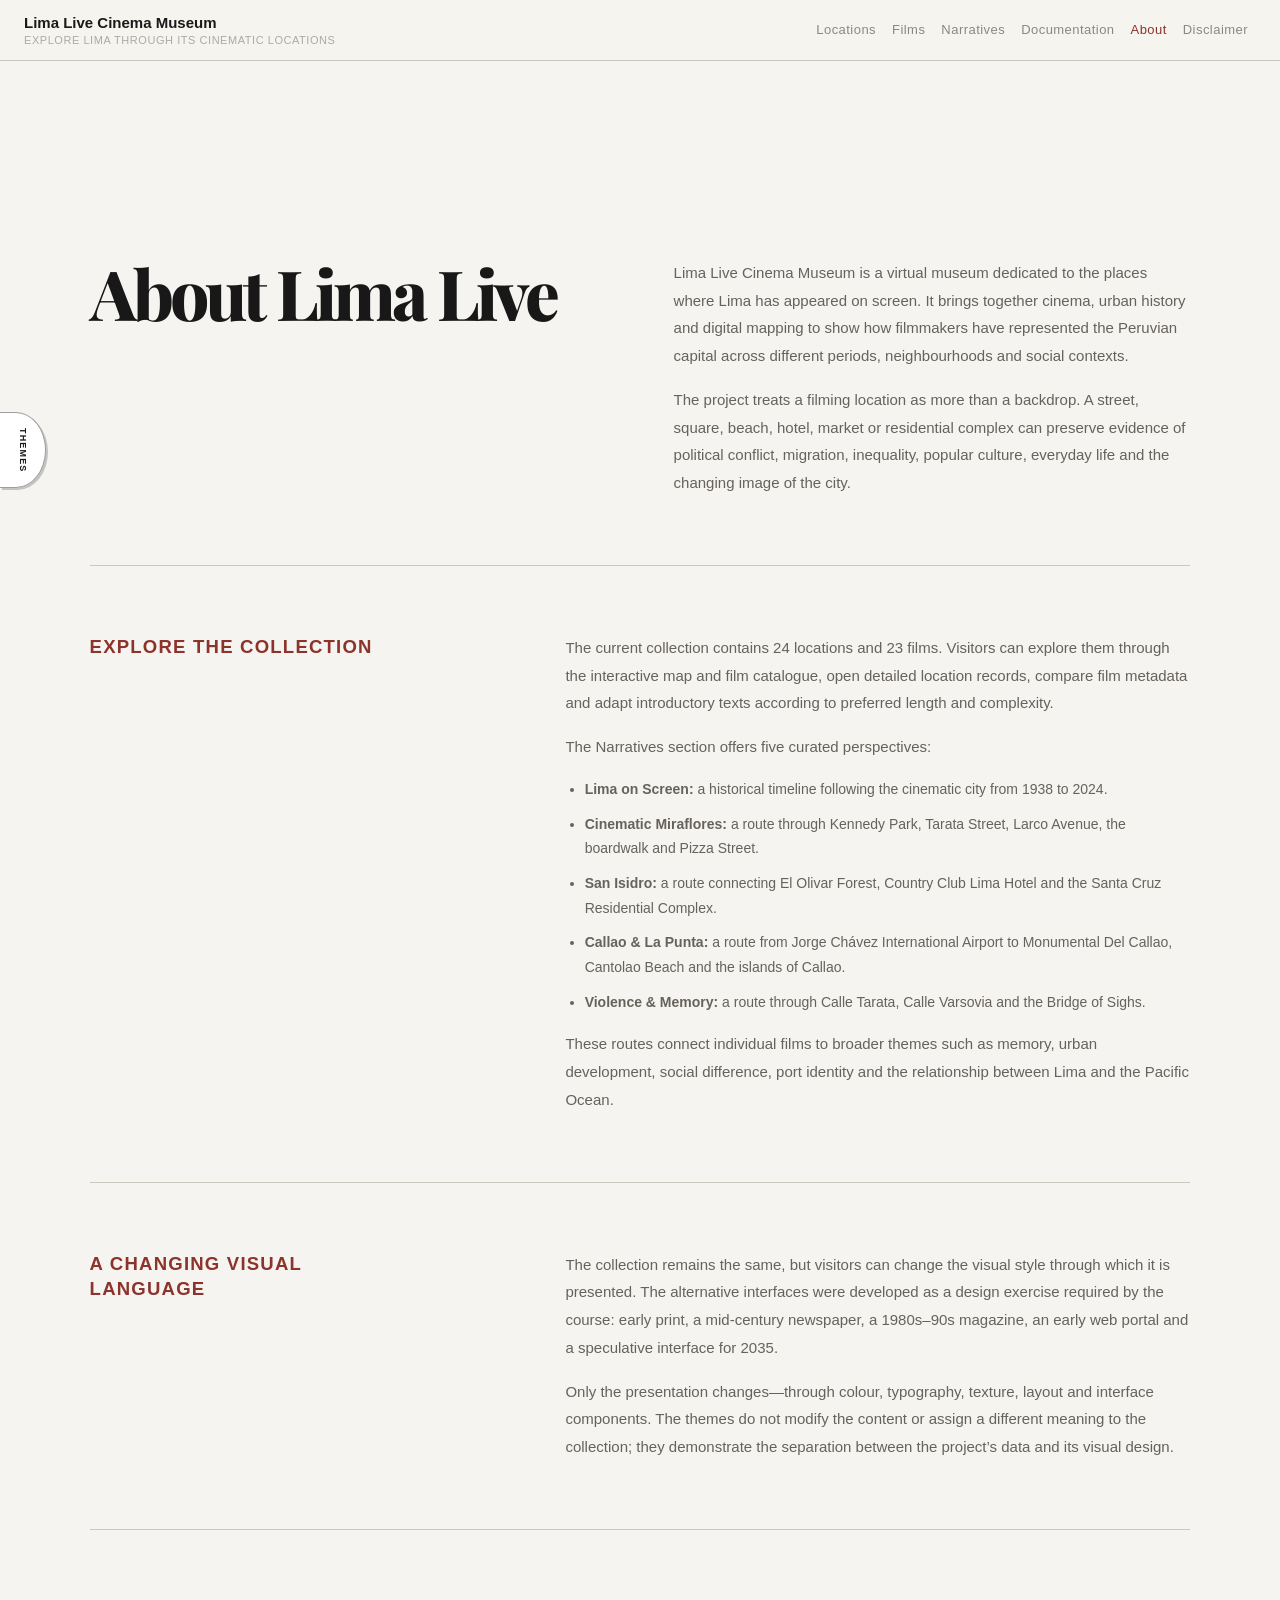
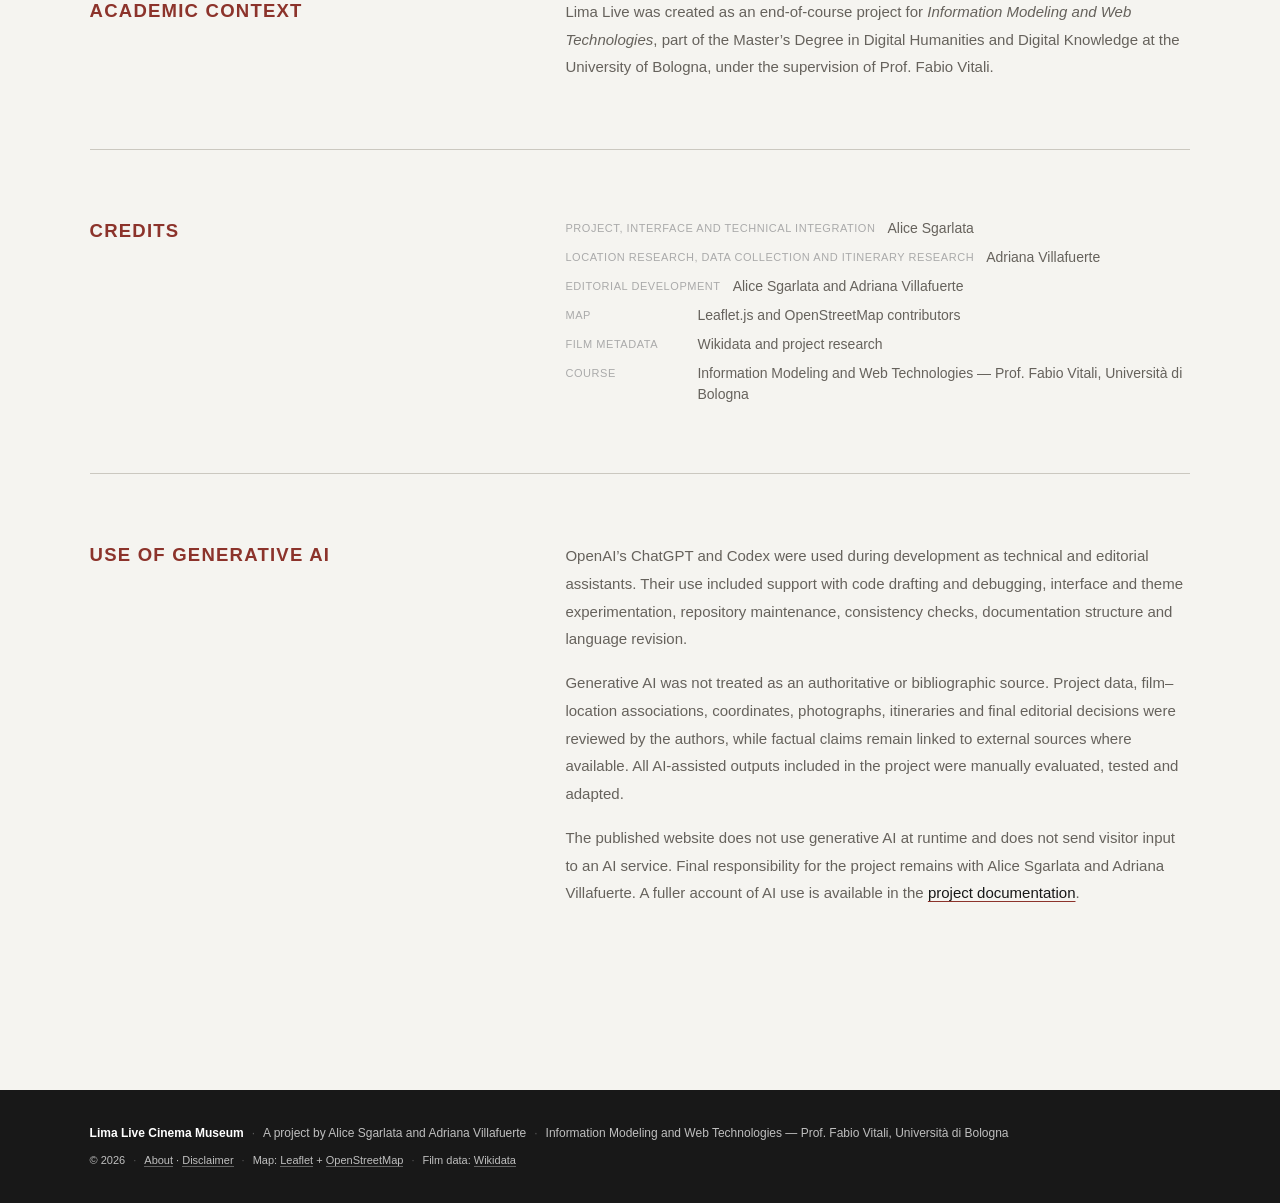
<file: about.html>
<!DOCTYPE html>
<html lang="en">
<head>
    <meta charset="UTF-8">
    <meta name="viewport" content="width=device-width, initial-scale=1">
    <title>About — Lima Live Cinema Museum</title>
    <link rel="preconnect" href="https://fonts.googleapis.com">
    <link rel="preconnect" href="https://fonts.gstatic.com" crossorigin>
    <link href="https://fonts.googleapis.com/css2?family=Playfair+Display:wght@700;800;900&display=swap" rel="stylesheet">
    <link rel="stylesheet" href="https://cdn.jsdelivr.net/npm/bootstrap@5.3.3/dist/css/bootstrap.min.css">
    <link rel="stylesheet" href="css/style.css">
    <link rel="stylesheet" href="css/theme.css">
    <link rel="icon" type="image/png" href="images/favicon.png">
</head>
<body>

    <div id="navbar-placeholder"></div>
    <script src="javascript/navbar.js"></script>
    <script src="javascript/theme.js"></script>

    <main class="about-page">

        <section class="about-section">
            <h1>About Lima Live</h1>
            <p>Lima Live Cinema Museum is a virtual museum dedicated to the places where Lima has appeared on screen. It brings together cinema, urban history and digital mapping to show how filmmakers have represented the Peruvian capital across different periods, neighbourhoods and social contexts.</p>
            <p>The project treats a filming location as more than a backdrop. A street, square, beach, hotel, market or residential complex can preserve evidence of political conflict, migration, inequality, popular culture, everyday life and the changing image of the city.</p>
        </section>

        <section class="about-section">
            <h2>Explore the collection</h2>
            <p>The current collection contains 24 locations and 23 films. Visitors can explore them through the interactive map and film catalogue, open detailed location records, compare film metadata and adapt introductory texts according to preferred length and complexity.</p>
            <p>The Narratives section offers five curated perspectives:</p>
            <ul class="doc-list">
                <li><strong>Lima on Screen:</strong> a historical timeline following the cinematic city from 1938 to 2024.</li>
                <li><strong>Cinematic Miraflores:</strong> a route through Kennedy Park, Tarata Street, Larco Avenue, the boardwalk and Pizza Street.</li>
                <li><strong>San Isidro:</strong> a route connecting El Olivar Forest, Country Club Lima Hotel and the Santa Cruz Residential Complex.</li>
                <li><strong>Callao &amp; La Punta:</strong> a route from Jorge Chávez International Airport to Monumental Del Callao, Cantolao Beach and the islands of Callao.</li>
                <li><strong>Violence &amp; Memory:</strong> a route through Calle Tarata, Calle Varsovia and the Bridge of Sighs.</li>
            </ul>
            <p>These routes connect individual films to broader themes such as memory, urban development, social difference, port identity and the relationship between Lima and the Pacific Ocean.</p>
        </section>

        <section class="about-section">
            <h2>A changing visual language</h2>
            <p>The collection remains the same, but visitors can change the visual style through which it is presented. The alternative interfaces were developed as a design exercise required by the course: early print, a mid-century newspaper, a 1980s–90s magazine, an early web portal and a speculative interface for 2035.</p>
            <p>Only the presentation changes—through colour, typography, texture, layout and interface components. The themes do not modify the content or assign a different meaning to the collection; they demonstrate the separation between the project’s data and its visual design.</p>
        </section>

        <section class="about-section">
            <h2>Academic context</h2>
            <p>Lima Live was created as an end-of-course project for <em>Information Modeling and Web Technologies</em>, part of the Master’s Degree in Digital Humanities and Digital Knowledge at the University of Bologna, under the supervision of Prof. Fabio Vitali.</p>
        </section>

        <section class="about-section">
            <h2>Credits</h2>
            <ul class="credits-list">
                <li><span class="credit-role">Project, interface and technical integration</span> Alice Sgarlata</li>
                <li><span class="credit-role">Location research, data collection and itinerary research</span> Adriana Villafuerte</li>
                <li><span class="credit-role">Editorial development</span> Alice Sgarlata and Adriana Villafuerte</li>
                <li><span class="credit-role">Map</span> Leaflet.js and OpenStreetMap contributors</li>
                <li><span class="credit-role">Film metadata</span> Wikidata and project research</li>
                <li><span class="credit-role">Course</span> Information Modeling and Web Technologies — Prof. Fabio Vitali, Università di Bologna</li>
            </ul>
        </section>

        <section class="about-section">
            <h2>Use of Generative AI</h2>
            <p>OpenAI’s ChatGPT and Codex were used during development as technical and editorial assistants. Their use included support with code drafting and debugging, interface and theme experimentation, repository maintenance, consistency checks, documentation structure and language revision.</p>
            <p>Generative AI was not treated as an authoritative or bibliographic source. Project data, film–location associations, coordinates, photographs, itineraries and final editorial decisions were reviewed by the authors, while factual claims remain linked to external sources where available. All AI-assisted outputs included in the project were manually evaluated, tested and adapted.</p>
            <p>The published website does not use generative AI at runtime and does not send visitor input to an AI service. Final responsibility for the project remains with Alice Sgarlata and Adriana Villafuerte. A fuller account of AI use is available in the <a href="documentation.html">project documentation</a>.</p>
        </section>

    </main>

    <script src="https://cdn.jsdelivr.net/npm/bootstrap@5.3.3/dist/js/bootstrap.bundle.min.js"></script>
</body>
</html>
</file>
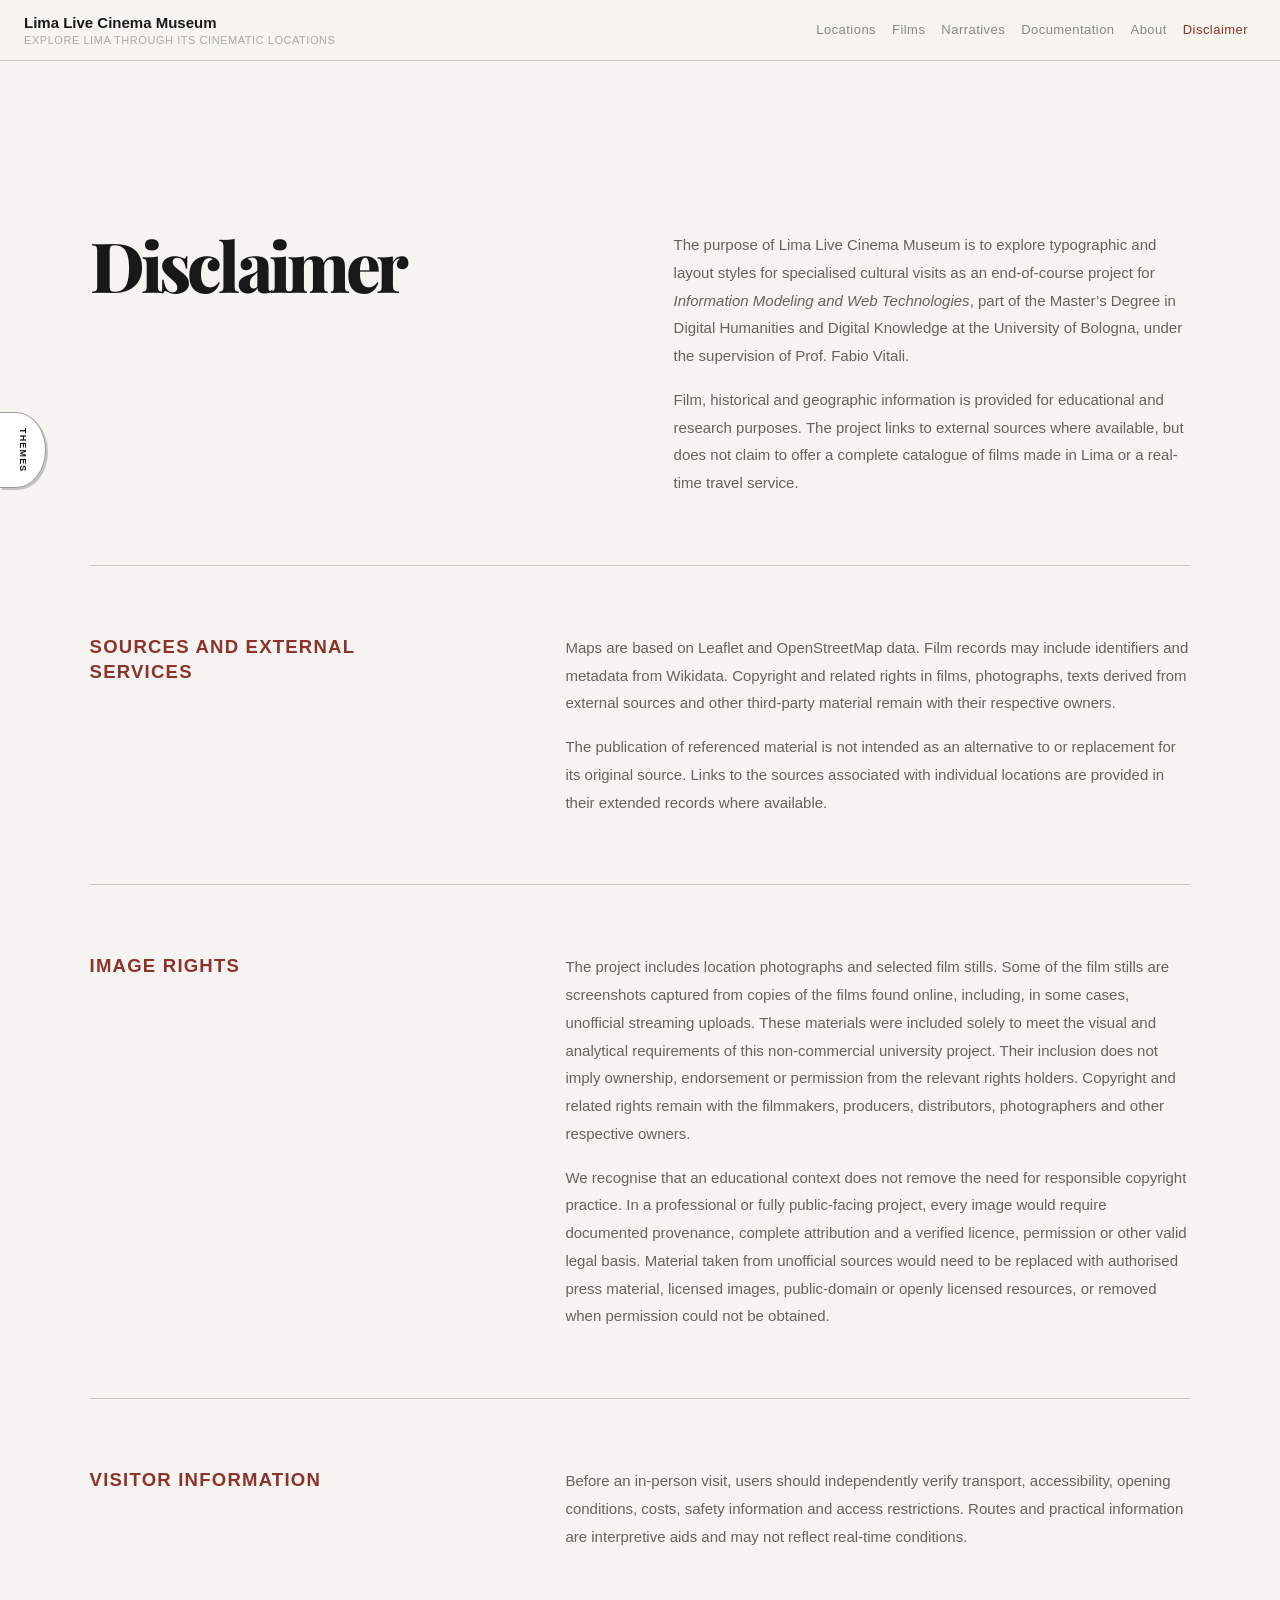
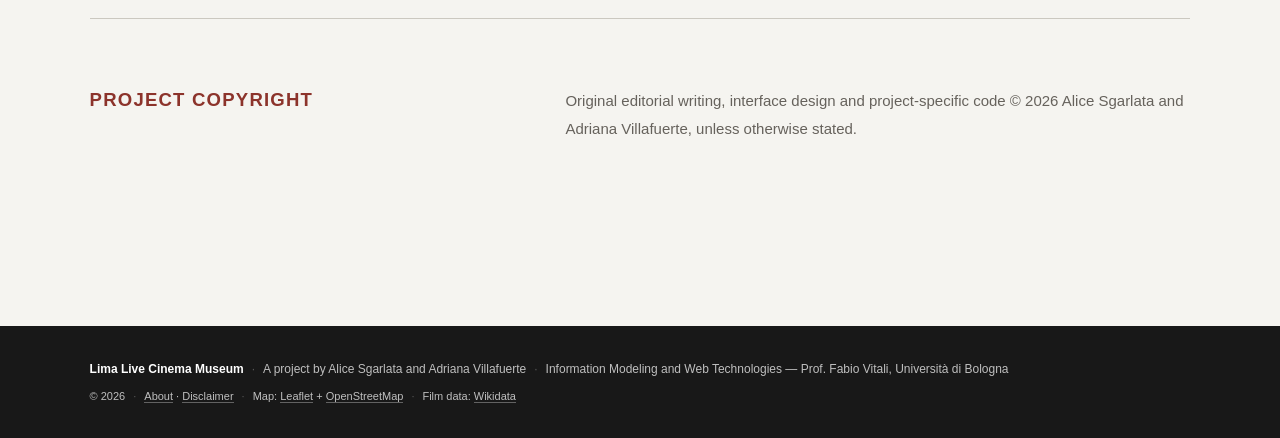
<file: disclaimer_page.html>
<!DOCTYPE html>
<html lang="en">
<head>
    <meta charset="UTF-8">
    <meta name="viewport" content="width=device-width, initial-scale=1">
    <title>Disclaimer — Lima Live Cinema Museum</title>
    <link rel="preconnect" href="https://fonts.googleapis.com">
    <link rel="preconnect" href="https://fonts.gstatic.com" crossorigin>
    <link href="https://fonts.googleapis.com/css2?family=Playfair+Display:wght@700;800;900&display=swap" rel="stylesheet">
    <link rel="stylesheet" href="https://cdn.jsdelivr.net/npm/bootstrap@5.3.3/dist/css/bootstrap.min.css">
    <link rel="stylesheet" href="css/style.css">
    <link rel="stylesheet" href="css/theme.css">
    <link rel="icon" type="image/png" href="images/favicon.png">
</head>
<body>

    <div id="navbar-placeholder"></div>
    <script src="javascript/navbar.js"></script>
    <script src="javascript/theme.js"></script>

    <main class="about-page">

        <section class="about-section">
            <h1>Disclaimer</h1>
            <p>The purpose of Lima Live Cinema Museum is to explore typographic and layout styles for specialised cultural visits as an end-of-course project for <em>Information Modeling and Web Technologies</em>, part of the Master’s Degree in Digital Humanities and Digital Knowledge at the University of Bologna, under the supervision of Prof. Fabio Vitali.</p>
            <p>Film, historical and geographic information is provided for educational and research purposes. The project links to external sources where available, but does not claim to offer a complete catalogue of films made in Lima or a real-time travel service.</p>
        </section>

        <section class="about-section">
            <h2>Sources and external services</h2>
            <p>Maps are based on Leaflet and OpenStreetMap data. Film records may include identifiers and metadata from Wikidata. Copyright and related rights in films, photographs, texts derived from external sources and other third-party material remain with their respective owners.</p>
            <p>The publication of referenced material is not intended as an alternative to or replacement for its original source. Links to the sources associated with individual locations are provided in their extended records where available.</p>
        </section>

        <section class="about-section">
            <h2>Image rights</h2>
            <p>The project includes location photographs and selected film stills. Some of the film stills are screenshots captured from copies of the films found online, including, in some cases, unofficial streaming uploads. These materials were included solely to meet the visual and analytical requirements of this non-commercial university project. Their inclusion does not imply ownership, endorsement or permission from the relevant rights holders. Copyright and related rights remain with the filmmakers, producers, distributors, photographers and other respective owners.</p>
            <p>We recognise that an educational context does not remove the need for responsible copyright practice. In a professional or fully public-facing project, every image would require documented provenance, complete attribution and a verified licence, permission or other valid legal basis. Material taken from unofficial sources would need to be replaced with authorised press material, licensed images, public-domain or openly licensed resources, or removed when permission could not be obtained.</p>
        </section>

        <section class="about-section">
            <h2>Visitor information</h2>
            <p>Before an in-person visit, users should independently verify transport, accessibility, opening conditions, costs, safety information and access restrictions. Routes and practical information are interpretive aids and may not reflect real-time conditions.</p>
        </section>

        <section class="about-section">
            <h2>Project copyright</h2>
            <p>Original editorial writing, interface design and project-specific code © 2026 Alice Sgarlata and Adriana Villafuerte, unless otherwise stated.</p>
        </section>

    </main>

    <script src="https://cdn.jsdelivr.net/npm/bootstrap@5.3.3/dist/js/bootstrap.bundle.min.js"></script>
</body>
</html>
</file>
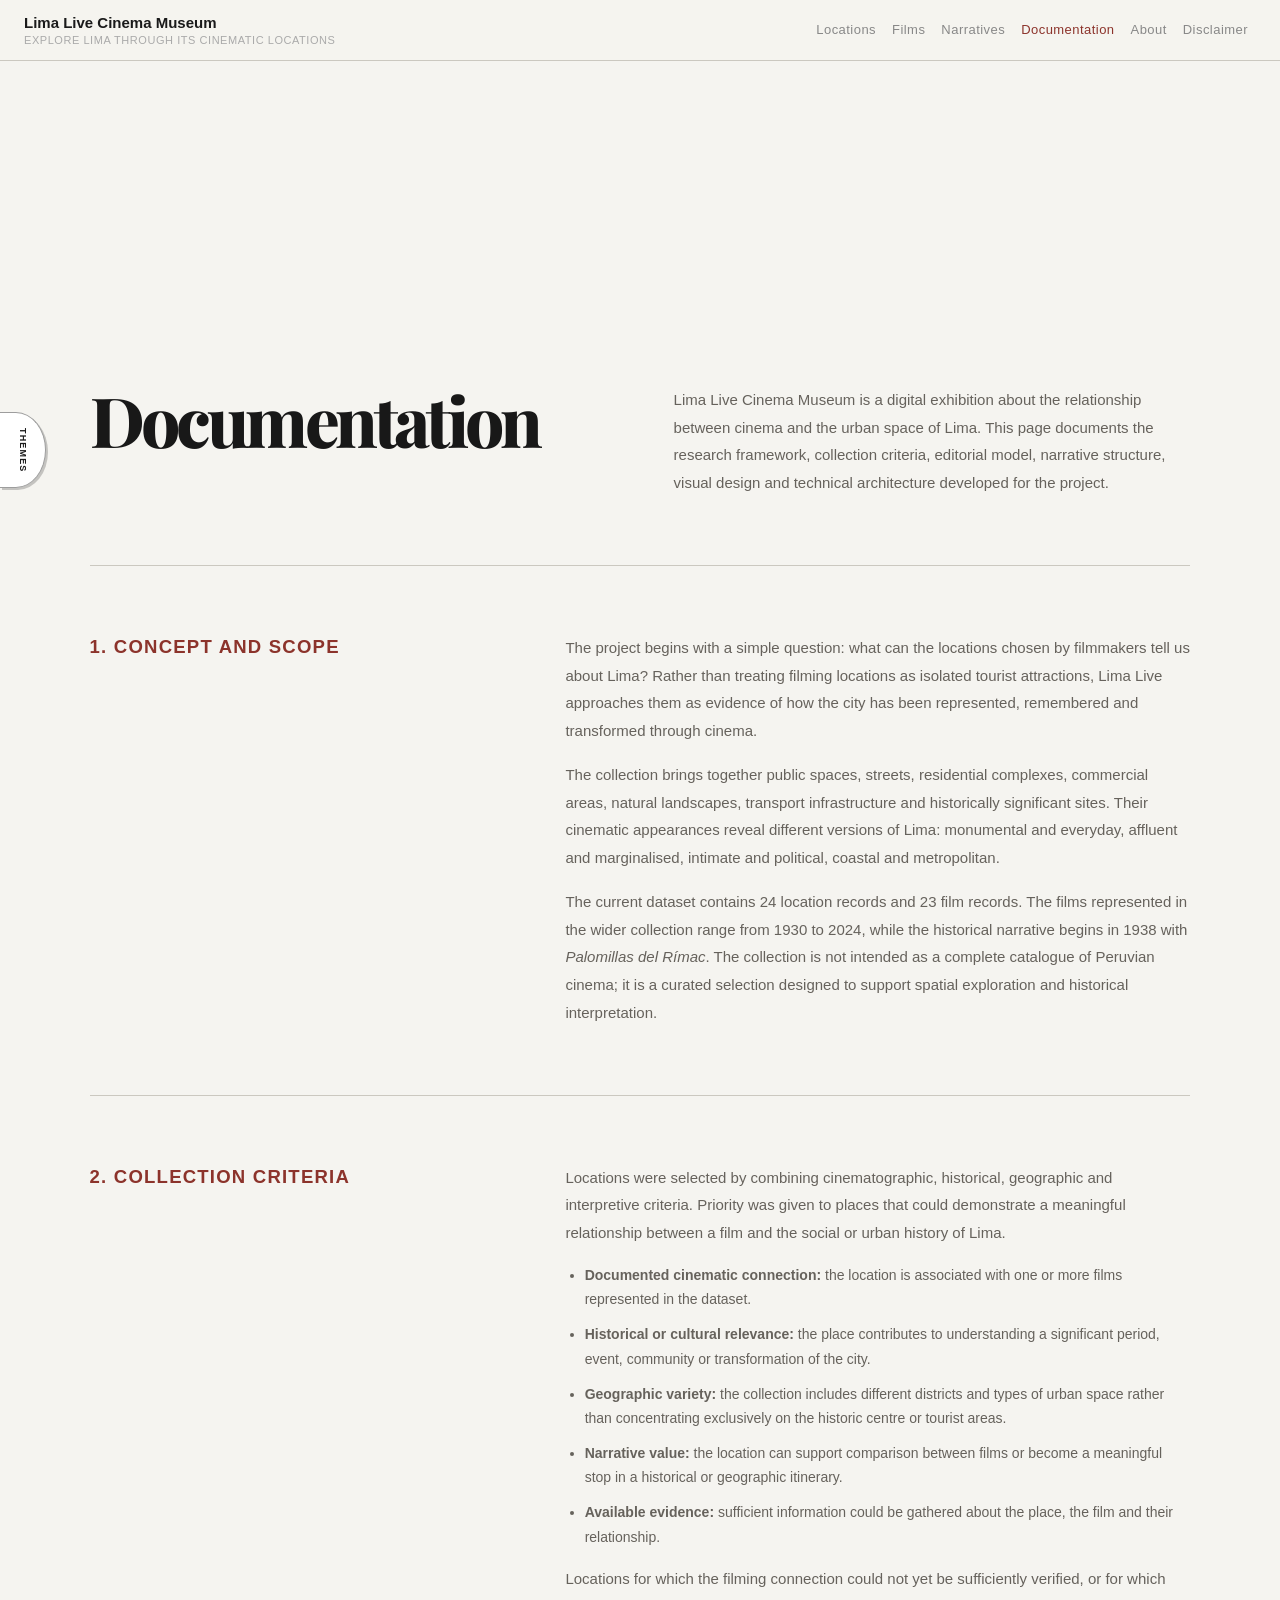
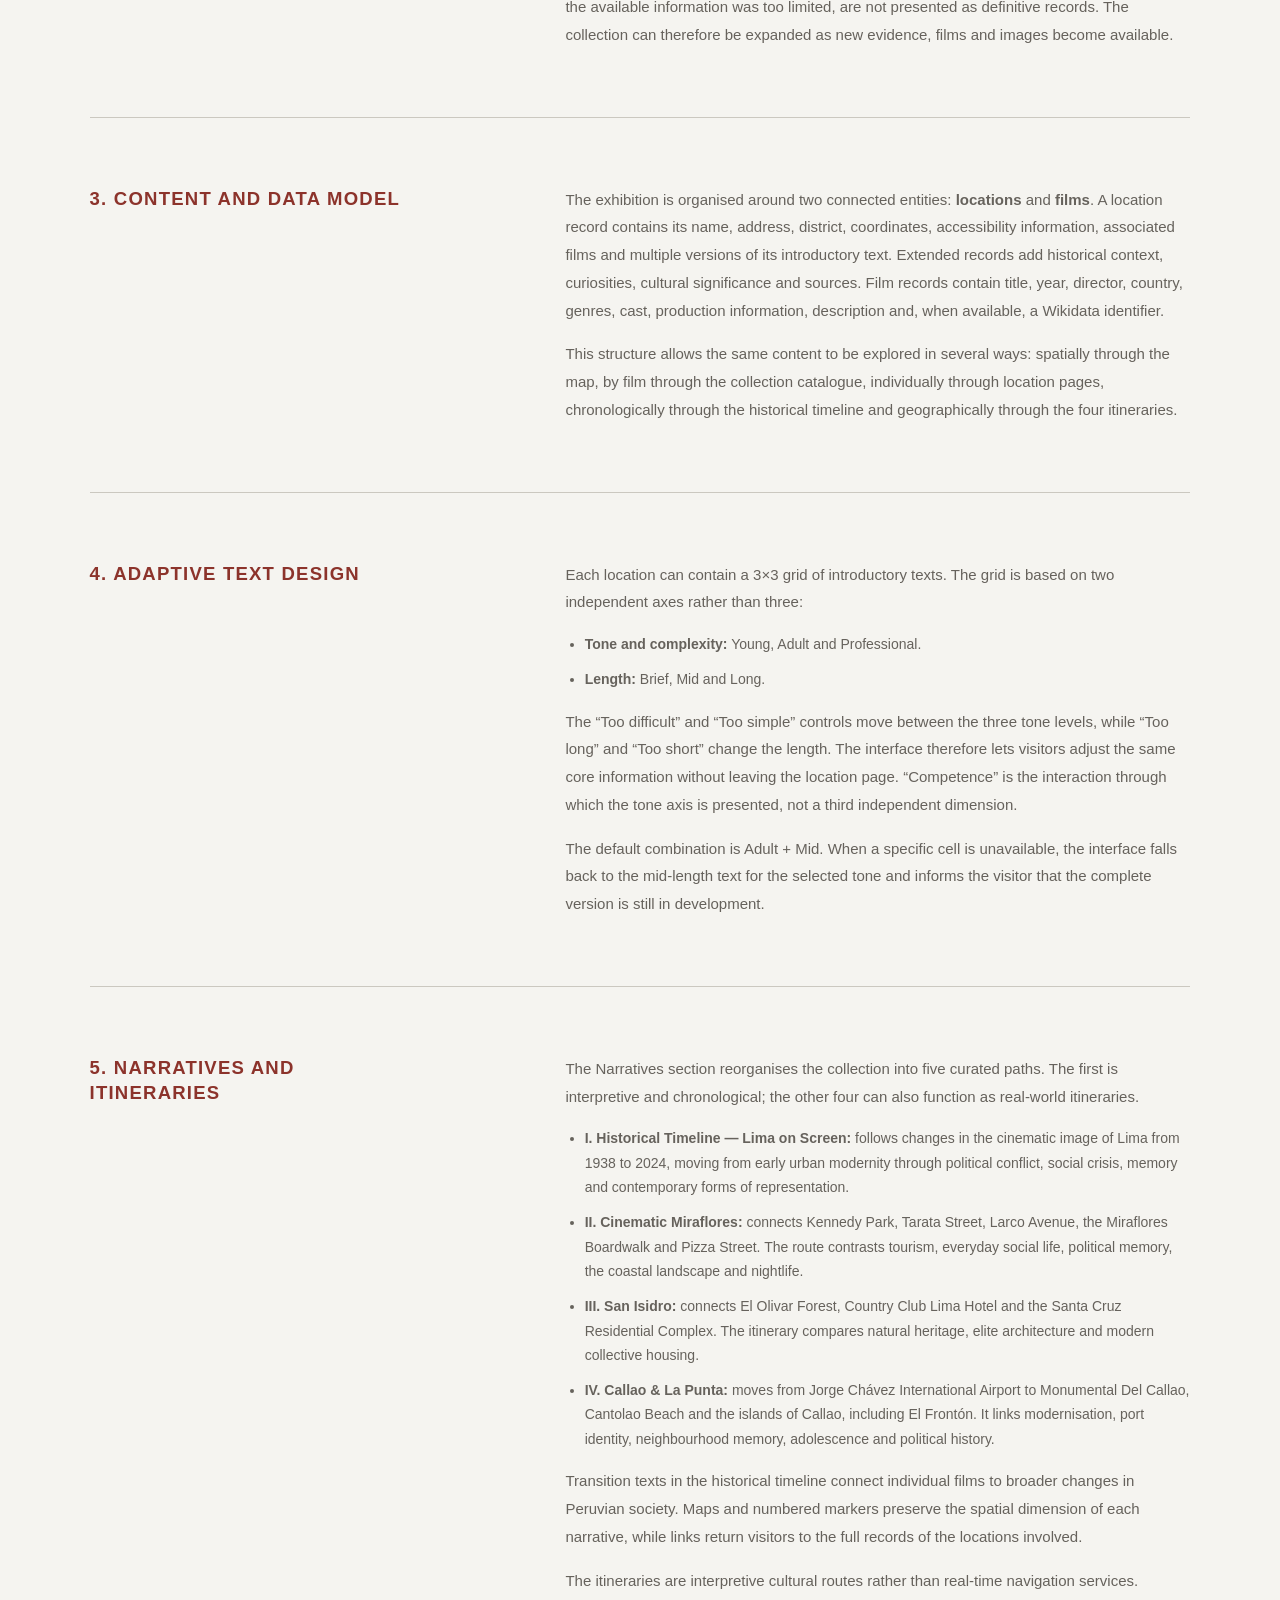
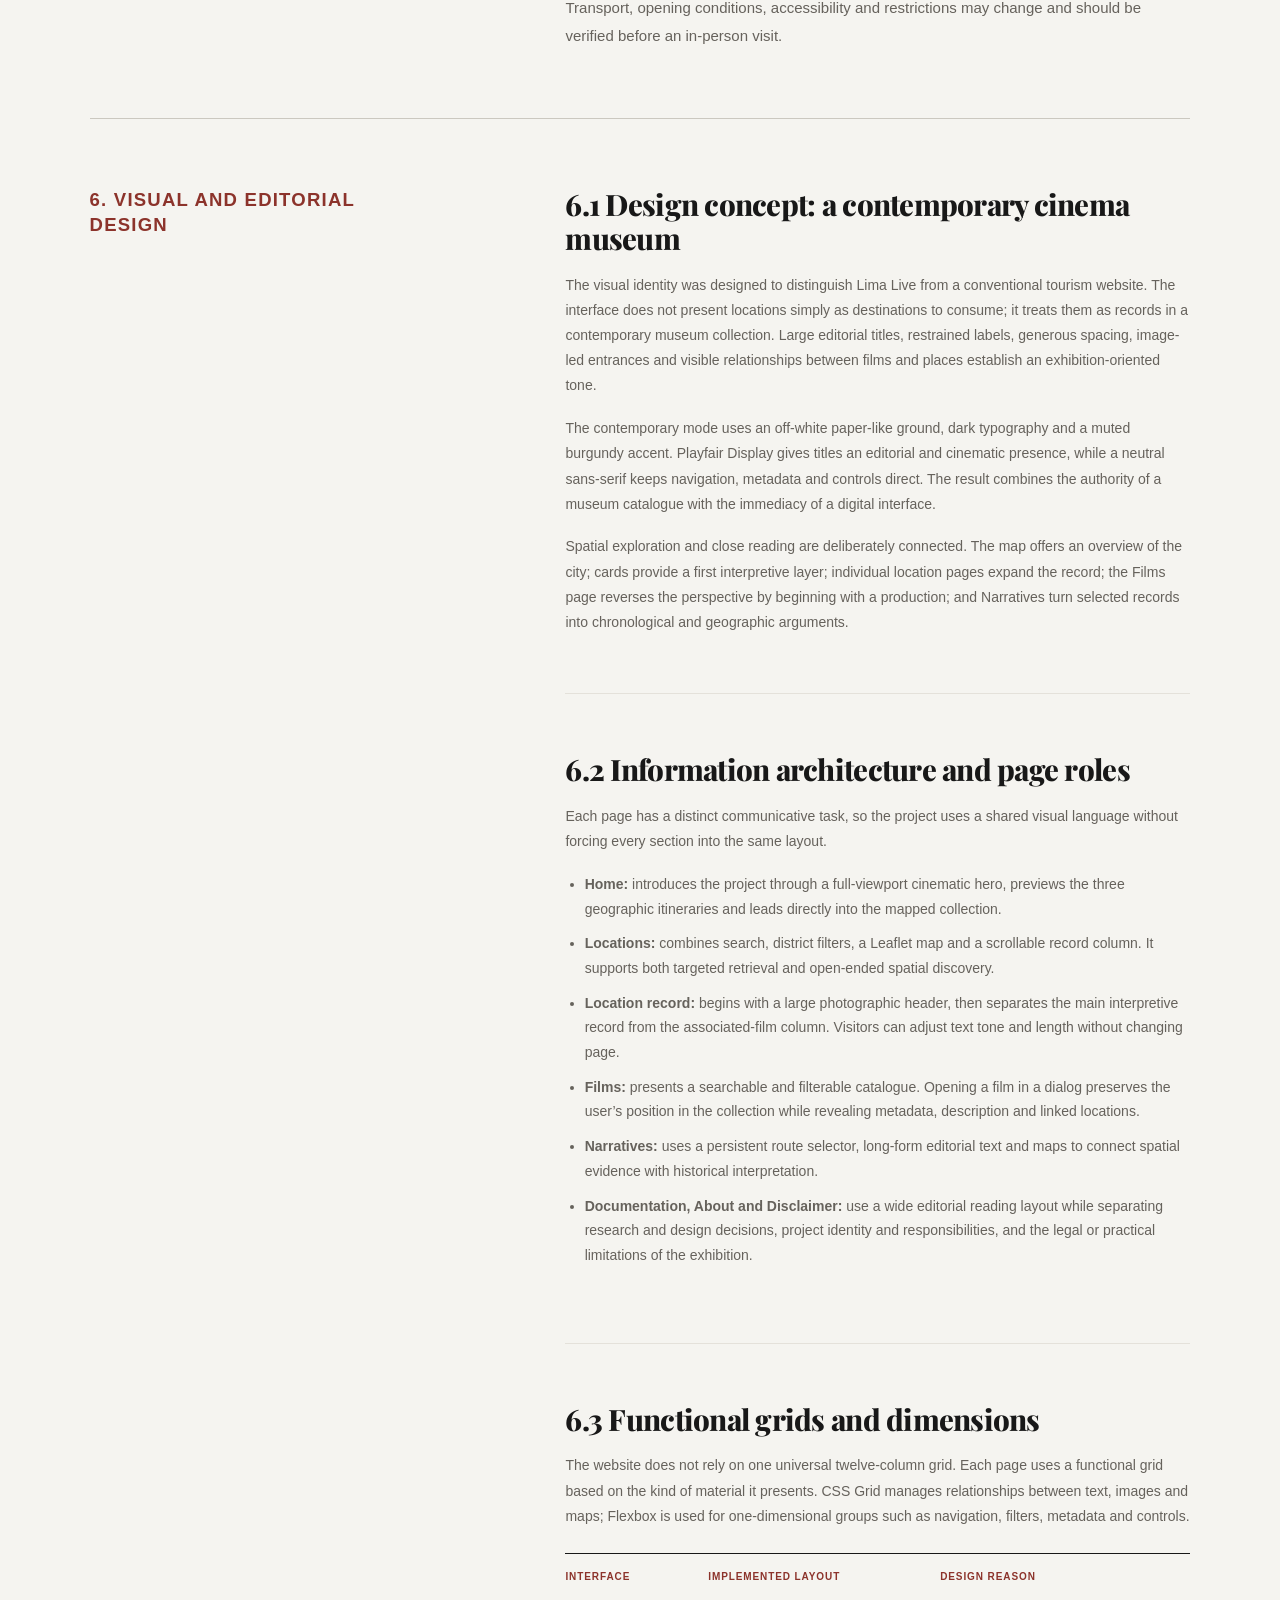
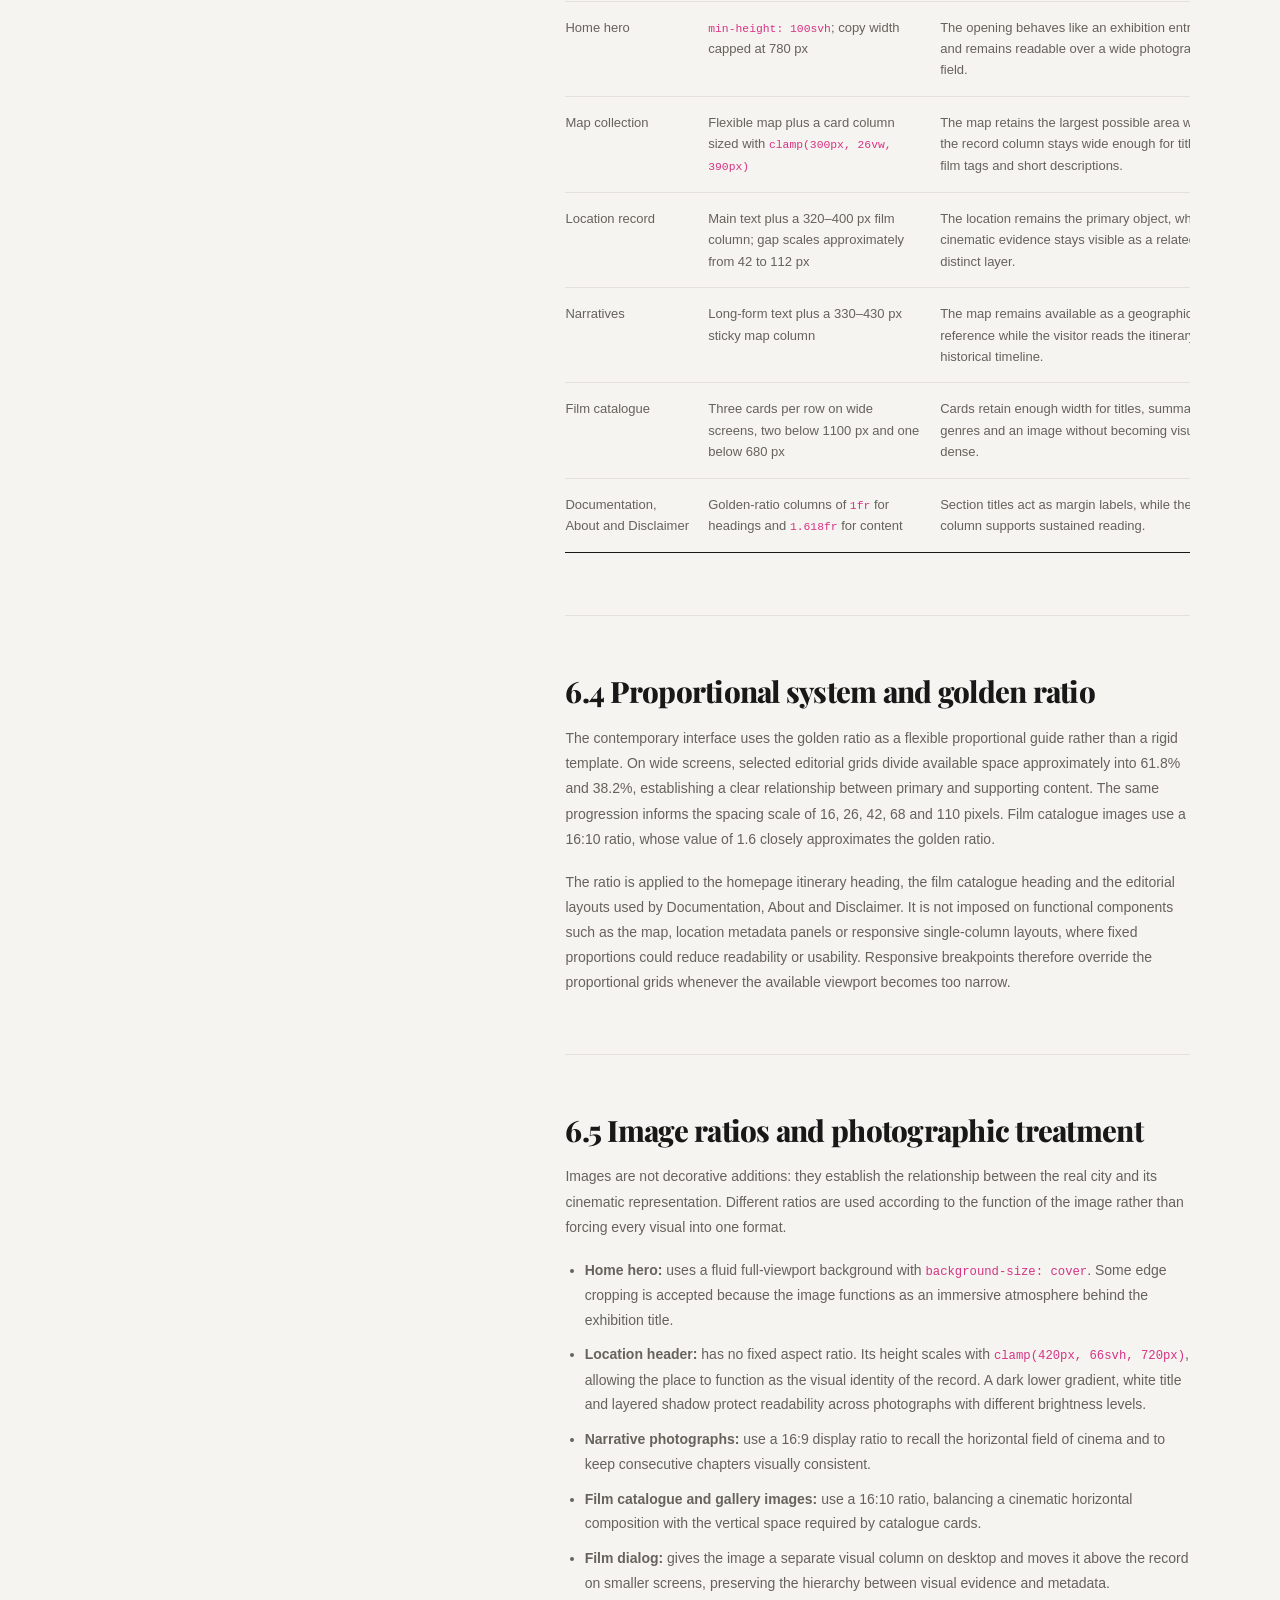
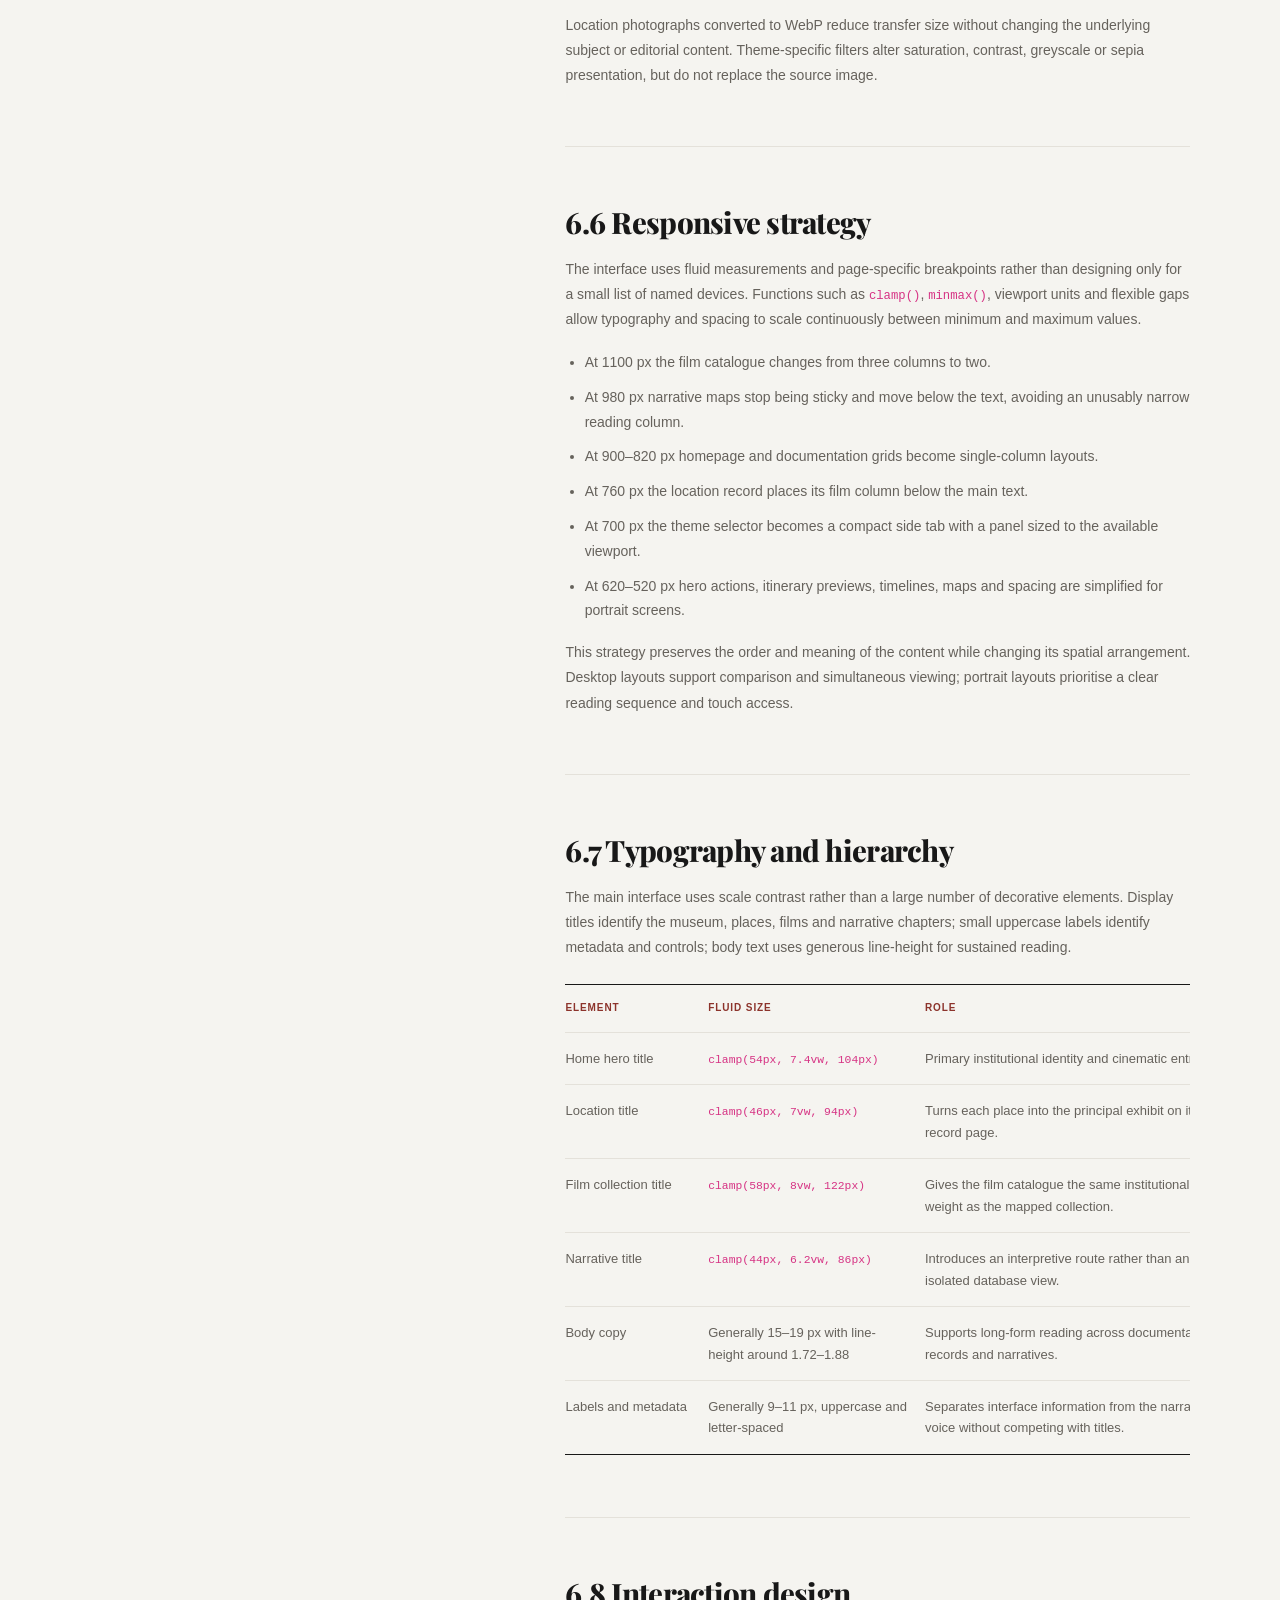
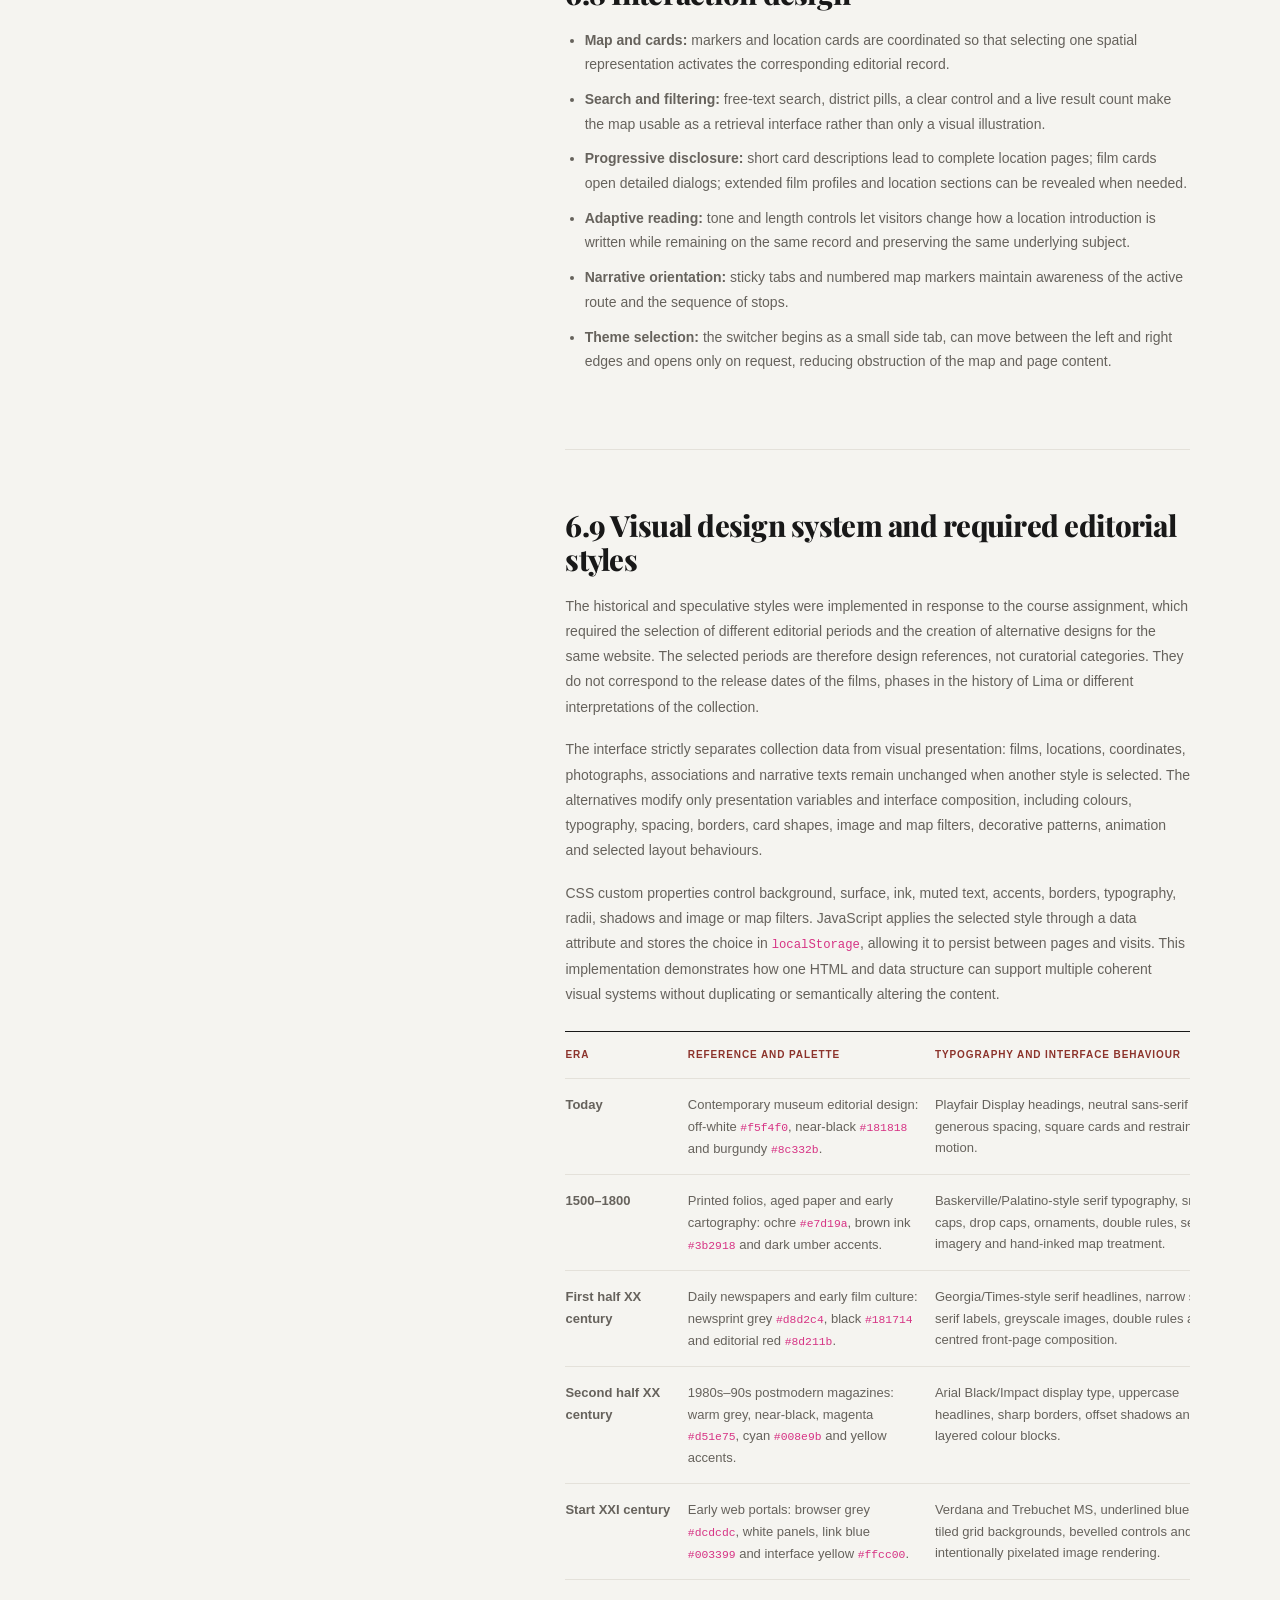
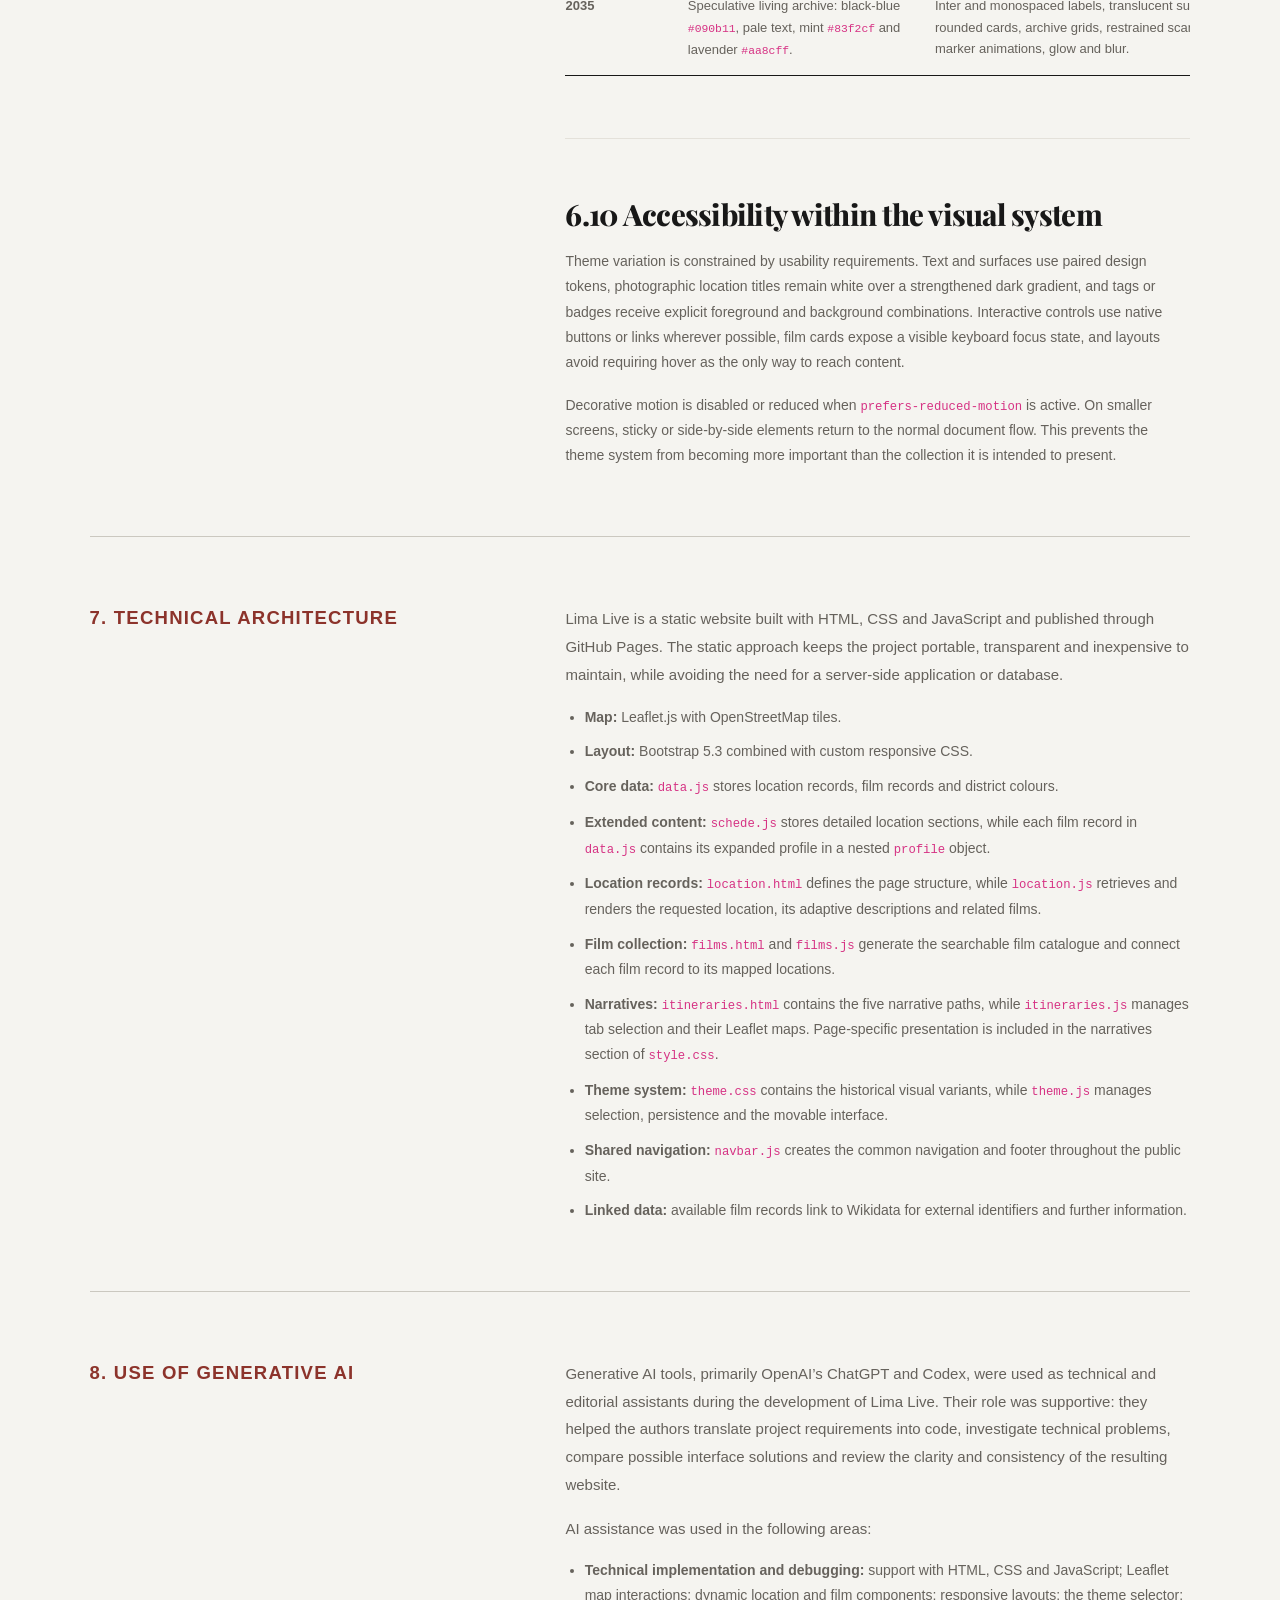
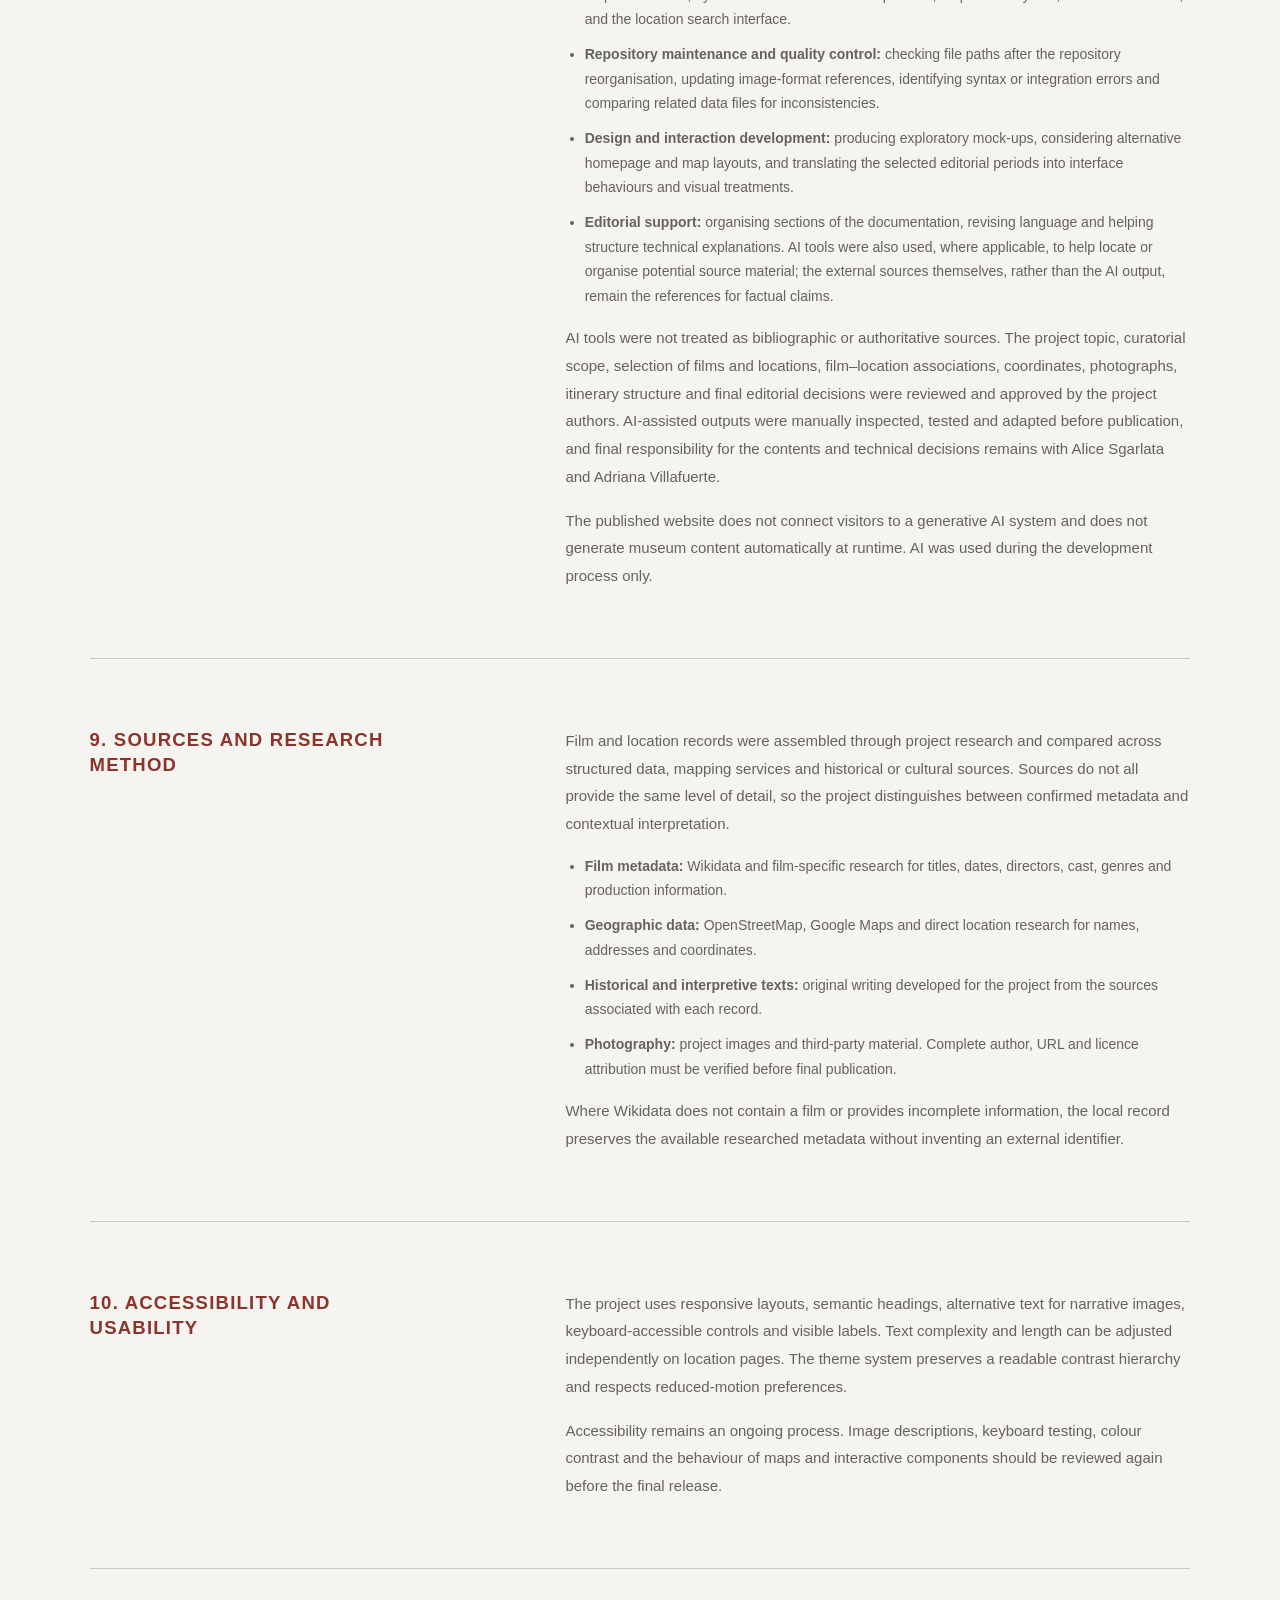
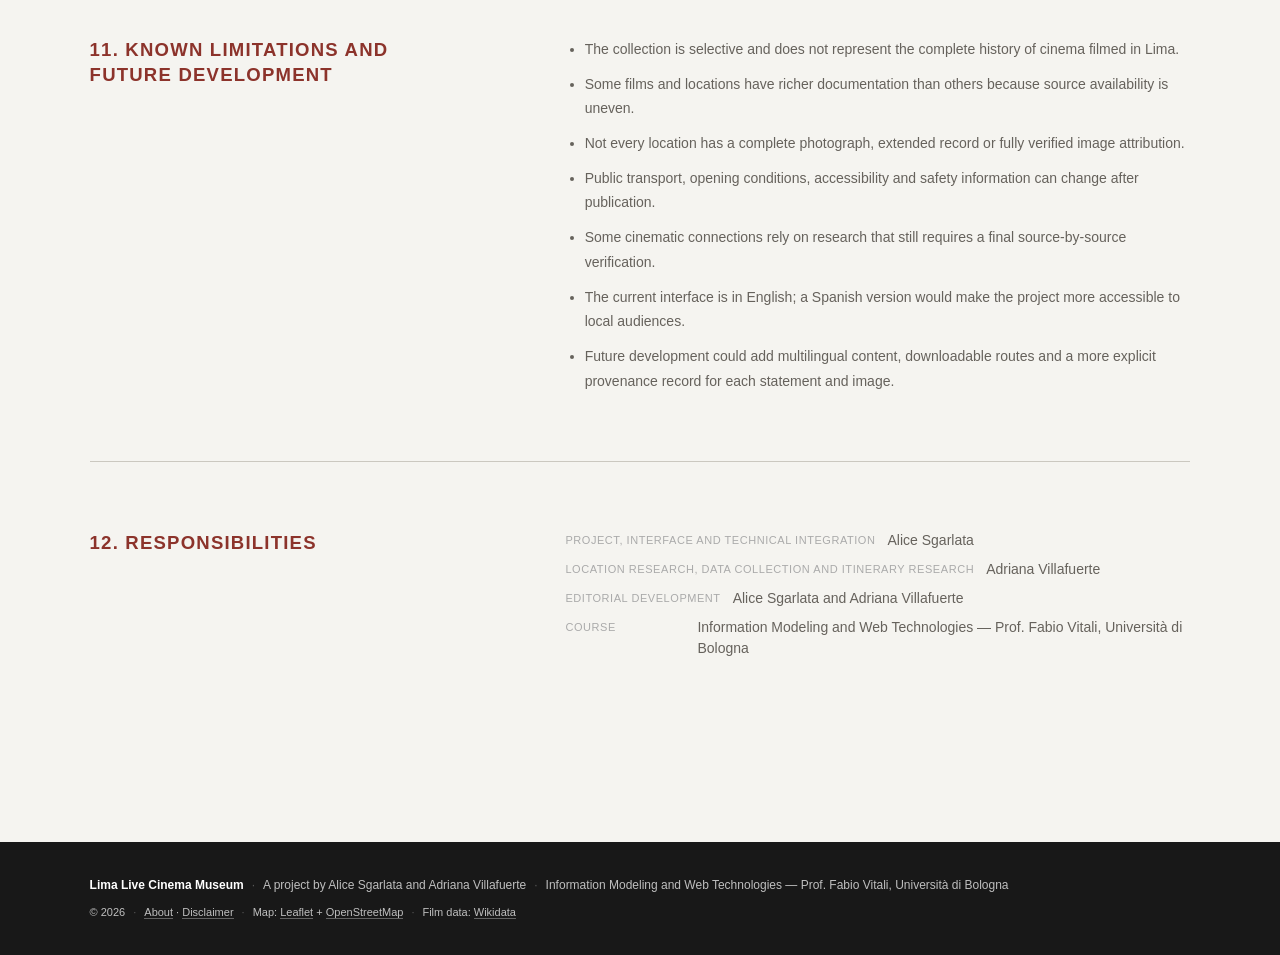
<file: documentation.html>
<!DOCTYPE html>
<html lang="en">
<head>
    <meta charset="UTF-8">
    <meta name="viewport" content="width=device-width, initial-scale=1">
    <title>Documentation — Lima Live Cinema Museum</title>
    <link rel="preconnect" href="https://fonts.googleapis.com">
    <link rel="preconnect" href="https://fonts.gstatic.com" crossorigin>
    <link href="https://fonts.googleapis.com/css2?family=Playfair+Display:wght@700;800;900&display=swap" rel="stylesheet">
    <link rel="stylesheet" href="https://cdn.jsdelivr.net/npm/bootstrap@5.3.3/dist/css/bootstrap.min.css">
    <link rel="stylesheet" href="css/style.css">
    <link rel="stylesheet" href="css/theme.css">
    <link rel="icon" type="image/png" href="images/favicon.png">
</head>
<body>

    <div id="navbar-placeholder"></div>
    <script src="javascript/navbar.js"></script>
    <script src="javascript/theme.js"></script>

    <main class="about-page documentation-page">

        <section class="about-section">
            <h1>Documentation</h1>
            <p>Lima Live Cinema Museum is a digital exhibition about the relationship between cinema and the urban space of Lima. This page documents the research framework, collection criteria, editorial model, narrative structure, visual design and technical architecture developed for the project.</p>
        </section>

        <section class="about-section">
            <h2>1. Concept and Scope</h2>
            <p>The project begins with a simple question: what can the locations chosen by filmmakers tell us about Lima? Rather than treating filming locations as isolated tourist attractions, Lima Live approaches them as evidence of how the city has been represented, remembered and transformed through cinema.</p>
            <p>The collection brings together public spaces, streets, residential complexes, commercial areas, natural landscapes, transport infrastructure and historically significant sites. Their cinematic appearances reveal different versions of Lima: monumental and everyday, affluent and marginalised, intimate and political, coastal and metropolitan.</p>
            <p>The current dataset contains 24 location records and 23 film records. The films represented in the wider collection range from 1930 to 2024, while the historical narrative begins in 1938 with <em>Palomillas del Rímac</em>. The collection is not intended as a complete catalogue of Peruvian cinema; it is a curated selection designed to support spatial exploration and historical interpretation.</p>
        </section>

        <section class="about-section">
            <h2>2. Collection Criteria</h2>
            <p>Locations were selected by combining cinematographic, historical, geographic and interpretive criteria. Priority was given to places that could demonstrate a meaningful relationship between a film and the social or urban history of Lima.</p>
            <ul class="doc-list">
                <li><strong>Documented cinematic connection:</strong> the location is associated with one or more films represented in the dataset.</li>
                <li><strong>Historical or cultural relevance:</strong> the place contributes to understanding a significant period, event, community or transformation of the city.</li>
                <li><strong>Geographic variety:</strong> the collection includes different districts and types of urban space rather than concentrating exclusively on the historic centre or tourist areas.</li>
                <li><strong>Narrative value:</strong> the location can support comparison between films or become a meaningful stop in a historical or geographic itinerary.</li>
                <li><strong>Available evidence:</strong> sufficient information could be gathered about the place, the film and their relationship.</li>
            </ul>
            <p>Locations for which the filming connection could not yet be sufficiently verified, or for which the available information was too limited, are not presented as definitive records. The collection can therefore be expanded as new evidence, films and images become available.</p>
        </section>

        <section class="about-section">
            <h2>3. Content and Data Model</h2>
            <p>The exhibition is organised around two connected entities: <strong>locations</strong> and <strong>films</strong>. A location record contains its name, address, district, coordinates, accessibility information, associated films and multiple versions of its introductory text. Extended records add historical context, curiosities, cultural significance and sources. Film records contain title, year, director, country, genres, cast, production information, description and, when available, a Wikidata identifier.</p>
            <p>This structure allows the same content to be explored in several ways: spatially through the map, by film through the collection catalogue, individually through location pages, chronologically through the historical timeline and geographically through the four itineraries.</p>
        </section>

        <section class="about-section">
            <h2>4. Adaptive Text Design</h2>
            <p>Each location can contain a 3×3 grid of introductory texts. The grid is based on two independent axes rather than three:</p>
            <ul class="doc-list">
                <li><strong>Tone and complexity:</strong> Young, Adult and Professional.</li>
                <li><strong>Length:</strong> Brief, Mid and Long.</li>
            </ul>
            <p>The “Too difficult” and “Too simple” controls move between the three tone levels, while “Too long” and “Too short” change the length. The interface therefore lets visitors adjust the same core information without leaving the location page. “Competence” is the interaction through which the tone axis is presented, not a third independent dimension.</p>
            <p>The default combination is Adult + Mid. When a specific cell is unavailable, the interface falls back to the mid-length text for the selected tone and informs the visitor that the complete version is still in development.</p>
        </section>

        <section class="about-section">
            <h2>5. Narratives and Itineraries</h2>
            <p>The Narratives section reorganises the collection into five curated paths. The first is interpretive and chronological; the other four can also function as real-world itineraries.</p>
            <ul class="doc-list">
                <li><strong>I. Historical Timeline — Lima on Screen:</strong> follows changes in the cinematic image of Lima from 1938 to 2024, moving from early urban modernity through political conflict, social crisis, memory and contemporary forms of representation.</li>
                <li><strong>II. Cinematic Miraflores:</strong> connects Kennedy Park, Tarata Street, Larco Avenue, the Miraflores Boardwalk and Pizza Street. The route contrasts tourism, everyday social life, political memory, the coastal landscape and nightlife.</li>
                <li><strong>III. San Isidro:</strong> connects El Olivar Forest, Country Club Lima Hotel and the Santa Cruz Residential Complex. The itinerary compares natural heritage, elite architecture and modern collective housing.</li>
                <li><strong>IV. Callao &amp; La Punta:</strong> moves from Jorge Chávez International Airport to Monumental Del Callao, Cantolao Beach and the islands of Callao, including El Frontón. It links modernisation, port identity, neighbourhood memory, adolescence and political history.</li>
            </ul>
            <p>Transition texts in the historical timeline connect individual films to broader changes in Peruvian society. Maps and numbered markers preserve the spatial dimension of each narrative, while links return visitors to the full records of the locations involved.</p>
            <p>The itineraries are interpretive cultural routes rather than real-time navigation services. Transport, opening conditions, accessibility and restrictions may change and should be verified before an in-person visit.</p>
        </section>

        <section class="about-section">
            <h2>6. Visual and Editorial Design</h2>
            <div class="doc-design-stack">
                <article class="doc-design-block">
                    <h3>6.1 Design concept: a contemporary cinema museum</h3>
                    <p>The visual identity was designed to distinguish Lima Live from a conventional tourism website. The interface does not present locations simply as destinations to consume; it treats them as records in a contemporary museum collection. Large editorial titles, restrained labels, generous spacing, image-led entrances and visible relationships between films and places establish an exhibition-oriented tone.</p>
                    <p>The contemporary mode uses an off-white paper-like ground, dark typography and a muted burgundy accent. Playfair Display gives titles an editorial and cinematic presence, while a neutral sans-serif keeps navigation, metadata and controls direct. The result combines the authority of a museum catalogue with the immediacy of a digital interface.</p>
                    <p>Spatial exploration and close reading are deliberately connected. The map offers an overview of the city; cards provide a first interpretive layer; individual location pages expand the record; the Films page reverses the perspective by beginning with a production; and Narratives turn selected records into chronological and geographic arguments.</p>
                </article>

                <article class="doc-design-block">
                    <h3>6.2 Information architecture and page roles</h3>
                    <p>Each page has a distinct communicative task, so the project uses a shared visual language without forcing every section into the same layout.</p>
                    <ul class="doc-list">
                        <li><strong>Home:</strong> introduces the project through a full-viewport cinematic hero, previews the three geographic itineraries and leads directly into the mapped collection.</li>
                        <li><strong>Locations:</strong> combines search, district filters, a Leaflet map and a scrollable record column. It supports both targeted retrieval and open-ended spatial discovery.</li>
                        <li><strong>Location record:</strong> begins with a large photographic header, then separates the main interpretive record from the associated-film column. Visitors can adjust text tone and length without changing page.</li>
                        <li><strong>Films:</strong> presents a searchable and filterable catalogue. Opening a film in a dialog preserves the user’s position in the collection while revealing metadata, description and linked locations.</li>
                        <li><strong>Narratives:</strong> uses a persistent route selector, long-form editorial text and maps to connect spatial evidence with historical interpretation.</li>
                        <li><strong>Documentation, About and Disclaimer:</strong> use a wide editorial reading layout while separating research and design decisions, project identity and responsibilities, and the legal or practical limitations of the exhibition.</li>
                    </ul>
                </article>

                <article class="doc-design-block">
                    <h3>6.3 Functional grids and dimensions</h3>
                    <p>The website does not rely on one universal twelve-column grid. Each page uses a functional grid based on the kind of material it presents. CSS Grid manages relationships between text, images and maps; Flexbox is used for one-dimensional groups such as navigation, filters, metadata and controls.</p>
                    <div class="doc-table-wrap" tabindex="0" aria-label="Layout dimensions table">
                        <table class="doc-table">
                            <thead>
                                <tr><th>Interface</th><th>Implemented layout</th><th>Design reason</th></tr>
                            </thead>
                            <tbody>
                                <tr><td>Home hero</td><td><code>min-height: 100svh</code>; copy width capped at 780 px</td><td>The opening behaves like an exhibition entrance and remains readable over a wide photographic field.</td></tr>
                                <tr><td>Map collection</td><td>Flexible map plus a card column sized with <code>clamp(300px, 26vw, 390px)</code></td><td>The map retains the largest possible area while the record column stays wide enough for titles, film tags and short descriptions.</td></tr>
                                <tr><td>Location record</td><td>Main text plus a 320–400 px film column; gap scales approximately from 42 to 112 px</td><td>The location remains the primary object, while its cinematic evidence stays visible as a related but distinct layer.</td></tr>
                                <tr><td>Narratives</td><td>Long-form text plus a 330–430 px sticky map column</td><td>The map remains available as a geographic reference while the visitor reads the itinerary or historical timeline.</td></tr>
                                <tr><td>Film catalogue</td><td>Three cards per row on wide screens, two below 1100 px and one below 680 px</td><td>Cards retain enough width for titles, summaries, genres and an image without becoming visually dense.</td></tr>
                                <tr><td>Documentation, About and Disclaimer</td><td>Golden-ratio columns of <code>1fr</code> for headings and <code>1.618fr</code> for content</td><td>Section titles act as margin labels, while the wider column supports sustained reading.</td></tr>
                            </tbody>
                        </table>
                    </div>
                </article>

                <article class="doc-design-block">
                    <h3>6.4 Proportional system and golden ratio</h3>
                    <p>The contemporary interface uses the golden ratio as a flexible proportional guide rather than a rigid template. On wide screens, selected editorial grids divide available space approximately into 61.8% and 38.2%, establishing a clear relationship between primary and supporting content. The same progression informs the spacing scale of 16, 26, 42, 68 and 110 pixels. Film catalogue images use a 16:10 ratio, whose value of 1.6 closely approximates the golden ratio.</p>
                    <p>The ratio is applied to the homepage itinerary heading, the film catalogue heading and the editorial layouts used by Documentation, About and Disclaimer. It is not imposed on functional components such as the map, location metadata panels or responsive single-column layouts, where fixed proportions could reduce readability or usability. Responsive breakpoints therefore override the proportional grids whenever the available viewport becomes too narrow.</p>
                </article>

                <article class="doc-design-block">
                    <h3>6.5 Image ratios and photographic treatment</h3>
                    <p>Images are not decorative additions: they establish the relationship between the real city and its cinematic representation. Different ratios are used according to the function of the image rather than forcing every visual into one format.</p>
                    <ul class="doc-list">
                        <li><strong>Home hero:</strong> uses a fluid full-viewport background with <code>background-size: cover</code>. Some edge cropping is accepted because the image functions as an immersive atmosphere behind the exhibition title.</li>
                        <li><strong>Location header:</strong> has no fixed aspect ratio. Its height scales with <code>clamp(420px, 66svh, 720px)</code>, allowing the place to function as the visual identity of the record. A dark lower gradient, white title and layered shadow protect readability across photographs with different brightness levels.</li>
                        <li><strong>Narrative photographs:</strong> use a 16:9 display ratio to recall the horizontal field of cinema and to keep consecutive chapters visually consistent.</li>
                        <li><strong>Film catalogue and gallery images:</strong> use a 16:10 ratio, balancing a cinematic horizontal composition with the vertical space required by catalogue cards.</li>
                        <li><strong>Film dialog:</strong> gives the image a separate visual column on desktop and moves it above the record on smaller screens, preserving the hierarchy between visual evidence and metadata.</li>
                    </ul>
                    <p>Location photographs converted to WebP reduce transfer size without changing the underlying subject or editorial content. Theme-specific filters alter saturation, contrast, greyscale or sepia presentation, but do not replace the source image.</p>
                </article>

                <article class="doc-design-block">
                    <h3>6.6 Responsive strategy</h3>
                    <p>The interface uses fluid measurements and page-specific breakpoints rather than designing only for a small list of named devices. Functions such as <code>clamp()</code>, <code>minmax()</code>, viewport units and flexible gaps allow typography and spacing to scale continuously between minimum and maximum values.</p>
                    <ul class="doc-list">
                        <li>At 1100 px the film catalogue changes from three columns to two.</li>
                        <li>At 980 px narrative maps stop being sticky and move below the text, avoiding an unusably narrow reading column.</li>
                        <li>At 900–820 px homepage and documentation grids become single-column layouts.</li>
                        <li>At 760 px the location record places its film column below the main text.</li>
                        <li>At 700 px the theme selector becomes a compact side tab with a panel sized to the available viewport.</li>
                        <li>At 620–520 px hero actions, itinerary previews, timelines, maps and spacing are simplified for portrait screens.</li>
                    </ul>
                    <p>This strategy preserves the order and meaning of the content while changing its spatial arrangement. Desktop layouts support comparison and simultaneous viewing; portrait layouts prioritise a clear reading sequence and touch access.</p>
                </article>

                <article class="doc-design-block">
                    <h3>6.7 Typography and hierarchy</h3>
                    <p>The main interface uses scale contrast rather than a large number of decorative elements. Display titles identify the museum, places, films and narrative chapters; small uppercase labels identify metadata and controls; body text uses generous line-height for sustained reading.</p>
                    <div class="doc-table-wrap" tabindex="0" aria-label="Typography scale table">
                        <table class="doc-table">
                            <thead>
                                <tr><th>Element</th><th>Fluid size</th><th>Role</th></tr>
                            </thead>
                            <tbody>
                                <tr><td>Home hero title</td><td><code>clamp(54px, 7.4vw, 104px)</code></td><td>Primary institutional identity and cinematic entrance.</td></tr>
                                <tr><td>Location title</td><td><code>clamp(46px, 7vw, 94px)</code></td><td>Turns each place into the principal exhibit on its record page.</td></tr>
                                <tr><td>Film collection title</td><td><code>clamp(58px, 8vw, 122px)</code></td><td>Gives the film catalogue the same institutional weight as the mapped collection.</td></tr>
                                <tr><td>Narrative title</td><td><code>clamp(44px, 6.2vw, 86px)</code></td><td>Introduces an interpretive route rather than an isolated database view.</td></tr>
                                <tr><td>Body copy</td><td>Generally 15–19 px with line-height around 1.72–1.88</td><td>Supports long-form reading across documentation, records and narratives.</td></tr>
                                <tr><td>Labels and metadata</td><td>Generally 9–11 px, uppercase and letter-spaced</td><td>Separates interface information from the narrative voice without competing with titles.</td></tr>
                            </tbody>
                        </table>
                    </div>
                </article>

                <article class="doc-design-block">
                    <h3>6.8 Interaction design</h3>
                    <ul class="doc-list">
                        <li><strong>Map and cards:</strong> markers and location cards are coordinated so that selecting one spatial representation activates the corresponding editorial record.</li>
                        <li><strong>Search and filtering:</strong> free-text search, district pills, a clear control and a live result count make the map usable as a retrieval interface rather than only a visual illustration.</li>
                        <li><strong>Progressive disclosure:</strong> short card descriptions lead to complete location pages; film cards open detailed dialogs; extended film profiles and location sections can be revealed when needed.</li>
                        <li><strong>Adaptive reading:</strong> tone and length controls let visitors change how a location introduction is written while remaining on the same record and preserving the same underlying subject.</li>
                        <li><strong>Narrative orientation:</strong> sticky tabs and numbered map markers maintain awareness of the active route and the sequence of stops.</li>
                        <li><strong>Theme selection:</strong> the switcher begins as a small side tab, can move between the left and right edges and opens only on request, reducing obstruction of the map and page content.</li>
                    </ul>
                </article>

                <article class="doc-design-block">
                    <h3>6.9 Visual design system and required editorial styles</h3>
                    <p>The historical and speculative styles were implemented in response to the course assignment, which required the selection of different editorial periods and the creation of alternative designs for the same website. The selected periods are therefore design references, not curatorial categories. They do not correspond to the release dates of the films, phases in the history of Lima or different interpretations of the collection.</p>
                    <p>The interface strictly separates collection data from visual presentation: films, locations, coordinates, photographs, associations and narrative texts remain unchanged when another style is selected. The alternatives modify only presentation variables and interface composition, including colours, typography, spacing, borders, card shapes, image and map filters, decorative patterns, animation and selected layout behaviours.</p>
                    <p>CSS custom properties control background, surface, ink, muted text, accents, borders, typography, radii, shadows and image or map filters. JavaScript applies the selected style through a data attribute and stores the choice in <code>localStorage</code>, allowing it to persist between pages and visits. This implementation demonstrates how one HTML and data structure can support multiple coherent visual systems without duplicating or semantically altering the content.</p>
                    <div class="doc-table-wrap" tabindex="0" aria-label="Editorial themes comparison table">
                        <table class="doc-table doc-theme-table">
                            <thead>
                                <tr><th>Era</th><th>Reference and palette</th><th>Typography and interface behaviour</th></tr>
                            </thead>
                            <tbody>
                                <tr><td><strong>Today</strong></td><td>Contemporary museum editorial design: off-white <code>#f5f4f0</code>, near-black <code>#181818</code> and burgundy <code>#8c332b</code>.</td><td>Playfair Display headings, neutral sans-serif UI, generous spacing, square cards and restrained motion.</td></tr>
                                <tr><td><strong>1500–1800</strong></td><td>Printed folios, aged paper and early cartography: ochre <code>#e7d19a</code>, brown ink <code>#3b2918</code> and dark umber accents.</td><td>Baskerville/Palatino-style serif typography, small caps, drop caps, ornaments, double rules, sepia imagery and hand-inked map treatment.</td></tr>
                                <tr><td><strong>First half XX century</strong></td><td>Daily newspapers and early film culture: newsprint grey <code>#d8d2c4</code>, black <code>#181714</code> and editorial red <code>#8d211b</code>.</td><td>Georgia/Times-style serif headlines, narrow sans-serif labels, greyscale images, double rules and centred front-page composition.</td></tr>
                                <tr><td><strong>Second half XX century</strong></td><td>1980s–90s postmodern magazines: warm grey, near-black, magenta <code>#d51e75</code>, cyan <code>#008e9b</code> and yellow accents.</td><td>Arial Black/Impact display type, uppercase headlines, sharp borders, offset shadows and layered colour blocks.</td></tr>
                                <tr><td><strong>Start XXI century</strong></td><td>Early web portals: browser grey <code>#dcdcdc</code>, white panels, link blue <code>#003399</code> and interface yellow <code>#ffcc00</code>.</td><td>Verdana and Trebuchet MS, underlined blue links, tiled grid backgrounds, bevelled controls and intentionally pixelated image rendering.</td></tr>
                                <tr><td><strong>2035</strong></td><td>Speculative living archive: black-blue <code>#090b11</code>, pale text, mint <code>#83f2cf</code> and lavender <code>#aa8cff</code>.</td><td>Inter and monospaced labels, translucent surfaces, rounded cards, archive grids, restrained scan and marker animations, glow and blur.</td></tr>
                            </tbody>
                        </table>
                    </div>
                </article>

                <article class="doc-design-block">
                    <h3>6.10 Accessibility within the visual system</h3>
                    <p>Theme variation is constrained by usability requirements. Text and surfaces use paired design tokens, photographic location titles remain white over a strengthened dark gradient, and tags or badges receive explicit foreground and background combinations. Interactive controls use native buttons or links wherever possible, film cards expose a visible keyboard focus state, and layouts avoid requiring hover as the only way to reach content.</p>
                    <p>Decorative motion is disabled or reduced when <code>prefers-reduced-motion</code> is active. On smaller screens, sticky or side-by-side elements return to the normal document flow. This prevents the theme system from becoming more important than the collection it is intended to present.</p>
                </article>
            </div>
        </section>

        <section class="about-section">
            <h2>7. Technical Architecture</h2>
            <p>Lima Live is a static website built with HTML, CSS and JavaScript and published through GitHub Pages. The static approach keeps the project portable, transparent and inexpensive to maintain, while avoiding the need for a server-side application or database.</p>
            <ul class="doc-list">
                <li><strong>Map:</strong> Leaflet.js with OpenStreetMap tiles.</li>
                <li><strong>Layout:</strong> Bootstrap 5.3 combined with custom responsive CSS.</li>
                <li><strong>Core data:</strong> <code>data.js</code> stores location records, film records and district colours.</li>
                <li><strong>Extended content:</strong> <code>schede.js</code> stores detailed location sections, while each film record in <code>data.js</code> contains its expanded profile in a nested <code>profile</code> object.</li>
                <li><strong>Location records:</strong> <code>location.html</code> defines the page structure, while <code>location.js</code> retrieves and renders the requested location, its adaptive descriptions and related films.</li>
                <li><strong>Film collection:</strong> <code>films.html</code> and <code>films.js</code> generate the searchable film catalogue and connect each film record to its mapped locations.</li>
                <li><strong>Narratives:</strong> <code>itineraries.html</code> contains the five narrative paths, while <code>itineraries.js</code> manages tab selection and their Leaflet maps. Page-specific presentation is included in the narratives section of <code>style.css</code>.</li>
                <li><strong>Theme system:</strong> <code>theme.css</code> contains the historical visual variants, while <code>theme.js</code> manages selection, persistence and the movable interface.</li>
                <li><strong>Shared navigation:</strong> <code>navbar.js</code> creates the common navigation and footer throughout the public site.</li>
                <li><strong>Linked data:</strong> available film records link to Wikidata for external identifiers and further information.</li>
            </ul>
        </section>

        <section class="about-section">
            <h2>8. Use of Generative AI</h2>
            <p>Generative AI tools, primarily OpenAI’s ChatGPT and Codex, were used as technical and editorial assistants during the development of Lima Live. Their role was supportive: they helped the authors translate project requirements into code, investigate technical problems, compare possible interface solutions and review the clarity and consistency of the resulting website.</p>
            <p>AI assistance was used in the following areas:</p>
            <ul class="doc-list">
                <li><strong>Technical implementation and debugging:</strong> support with HTML, CSS and JavaScript; Leaflet map interactions; dynamic location and film components; responsive layouts; the theme selector; and the location search interface.</li>
                <li><strong>Repository maintenance and quality control:</strong> checking file paths after the repository reorganisation, updating image-format references, identifying syntax or integration errors and comparing related data files for inconsistencies.</li>
                <li><strong>Design and interaction development:</strong> producing exploratory mock-ups, considering alternative homepage and map layouts, and translating the selected editorial periods into interface behaviours and visual treatments.</li>
                <li><strong>Editorial support:</strong> organising sections of the documentation, revising language and helping structure technical explanations. AI tools were also used, where applicable, to help locate or organise potential source material; the external sources themselves, rather than the AI output, remain the references for factual claims.</li>
            </ul>
            <p>AI tools were not treated as bibliographic or authoritative sources. The project topic, curatorial scope, selection of films and locations, film–location associations, coordinates, photographs, itinerary structure and final editorial decisions were reviewed and approved by the project authors. AI-assisted outputs were manually inspected, tested and adapted before publication, and final responsibility for the contents and technical decisions remains with Alice Sgarlata and Adriana Villafuerte.</p>
            <p>The published website does not connect visitors to a generative AI system and does not generate museum content automatically at runtime. AI was used during the development process only.</p>
        </section>

        <section class="about-section">
            <h2>9. Sources and Research Method</h2>
            <p>Film and location records were assembled through project research and compared across structured data, mapping services and historical or cultural sources. Sources do not all provide the same level of detail, so the project distinguishes between confirmed metadata and contextual interpretation.</p>
            <ul class="doc-list">
                <li><strong>Film metadata:</strong> Wikidata and film-specific research for titles, dates, directors, cast, genres and production information.</li>
                <li><strong>Geographic data:</strong> OpenStreetMap, Google Maps and direct location research for names, addresses and coordinates.</li>
                <li><strong>Historical and interpretive texts:</strong> original writing developed for the project from the sources associated with each record.</li>
                <li><strong>Photography:</strong> project images and third-party material. Complete author, URL and licence attribution must be verified before final publication.</li>
            </ul>
            <p>Where Wikidata does not contain a film or provides incomplete information, the local record preserves the available researched metadata without inventing an external identifier.</p>
        </section>

        <section class="about-section">
            <h2>10. Accessibility and Usability</h2>
            <p>The project uses responsive layouts, semantic headings, alternative text for narrative images, keyboard-accessible controls and visible labels. Text complexity and length can be adjusted independently on location pages. The theme system preserves a readable contrast hierarchy and respects reduced-motion preferences.</p>
            <p>Accessibility remains an ongoing process. Image descriptions, keyboard testing, colour contrast and the behaviour of maps and interactive components should be reviewed again before the final release.</p>
        </section>

        <section class="about-section">
            <h2>11. Known Limitations and Future Development</h2>
            <ul class="doc-list">
                <li>The collection is selective and does not represent the complete history of cinema filmed in Lima.</li>
                <li>Some films and locations have richer documentation than others because source availability is uneven.</li>
                <li>Not every location has a complete photograph, extended record or fully verified image attribution.</li>
                <li>Public transport, opening conditions, accessibility and safety information can change after publication.</li>
                <li>Some cinematic connections rely on research that still requires a final source-by-source verification.</li>
                <li>The current interface is in English; a Spanish version would make the project more accessible to local audiences.</li>
                <li>Future development could add multilingual content, downloadable routes and a more explicit provenance record for each statement and image.</li>
            </ul>
        </section>

        <section class="about-section">
            <h2>12. Responsibilities</h2>
            <ul class="credits-list">
                <li><span class="credit-role">Project, interface and technical integration</span> Alice Sgarlata</li>
                <li><span class="credit-role">Location research, data collection and itinerary research</span> Adriana Villafuerte</li>
                <li><span class="credit-role">Editorial development</span> Alice Sgarlata and Adriana Villafuerte</li>
                <li><span class="credit-role">Course</span> Information Modeling and Web Technologies — Prof. Fabio Vitali, Università di Bologna</li>
            </ul>
        </section>

    </main>

    <script src="https://cdn.jsdelivr.net/npm/bootstrap@5.3.3/dist/js/bootstrap.bundle.min.js"></script>
</body>
</html>
</file>
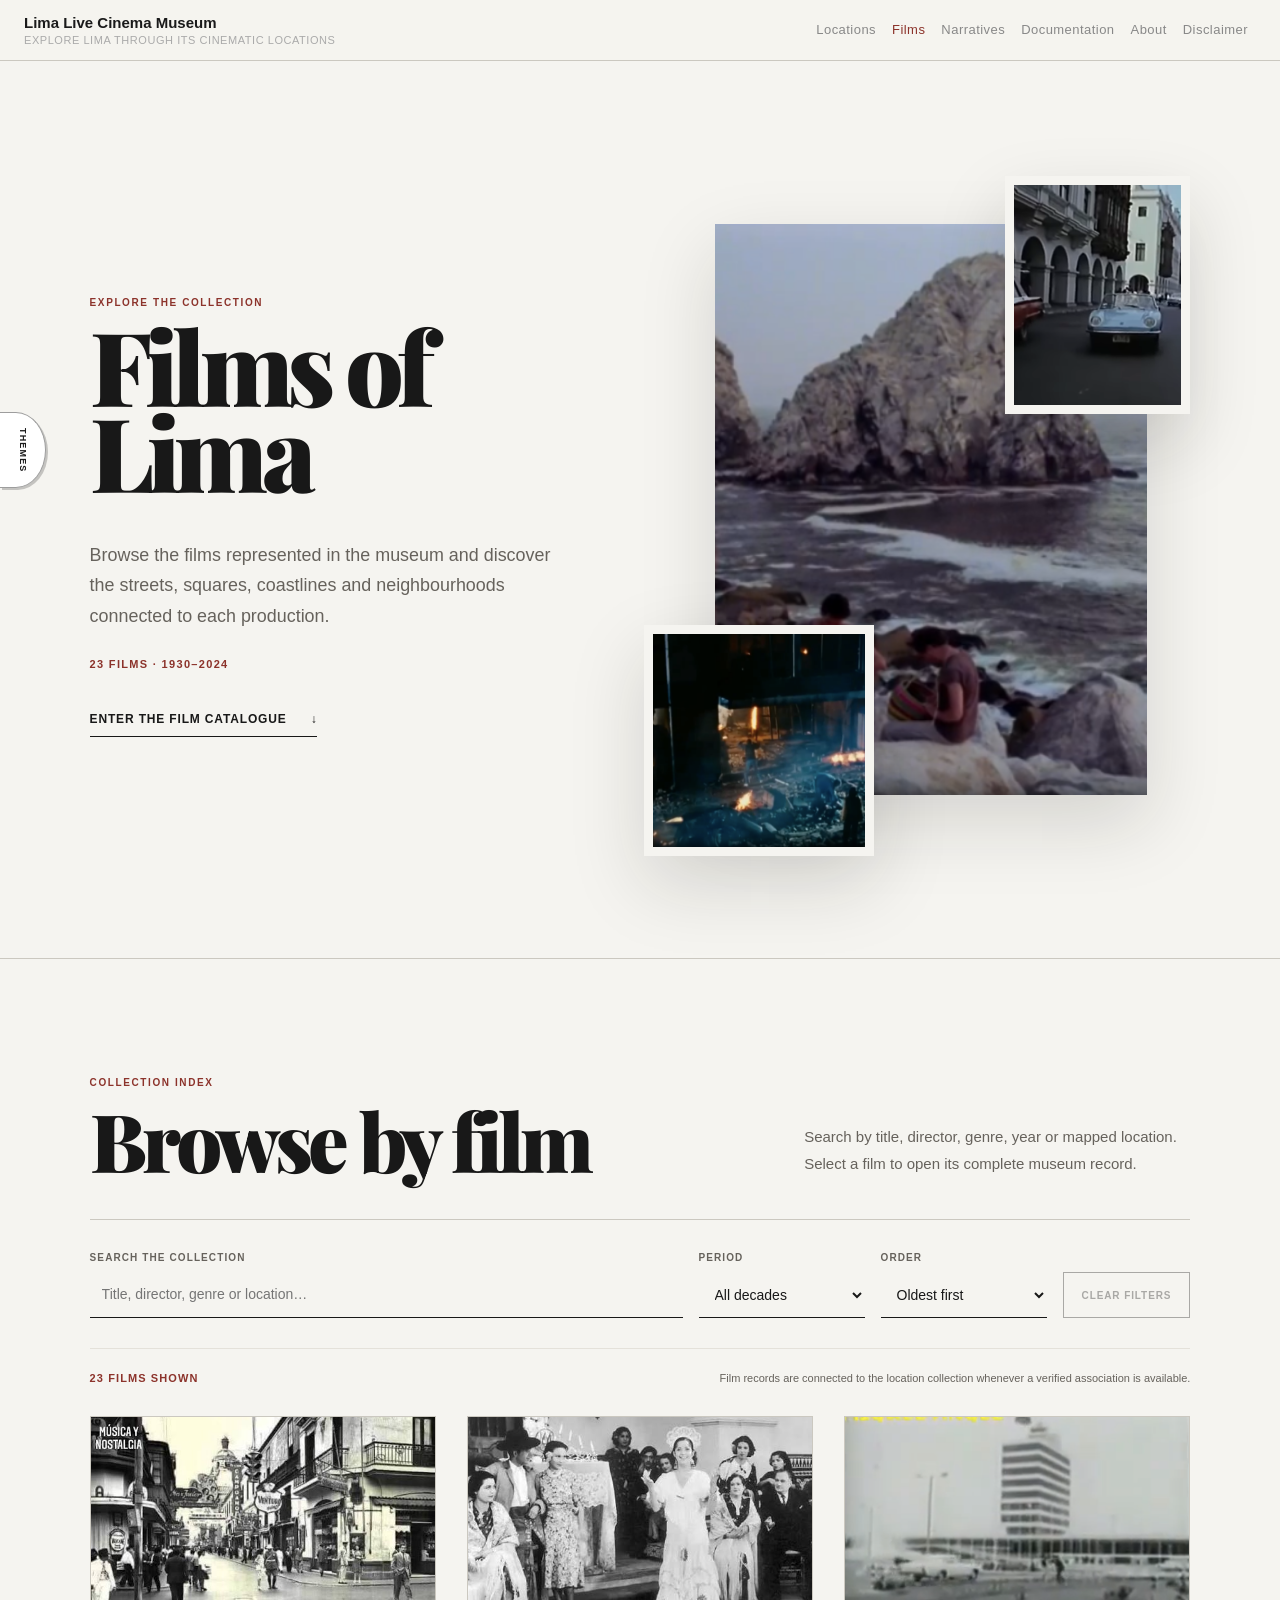
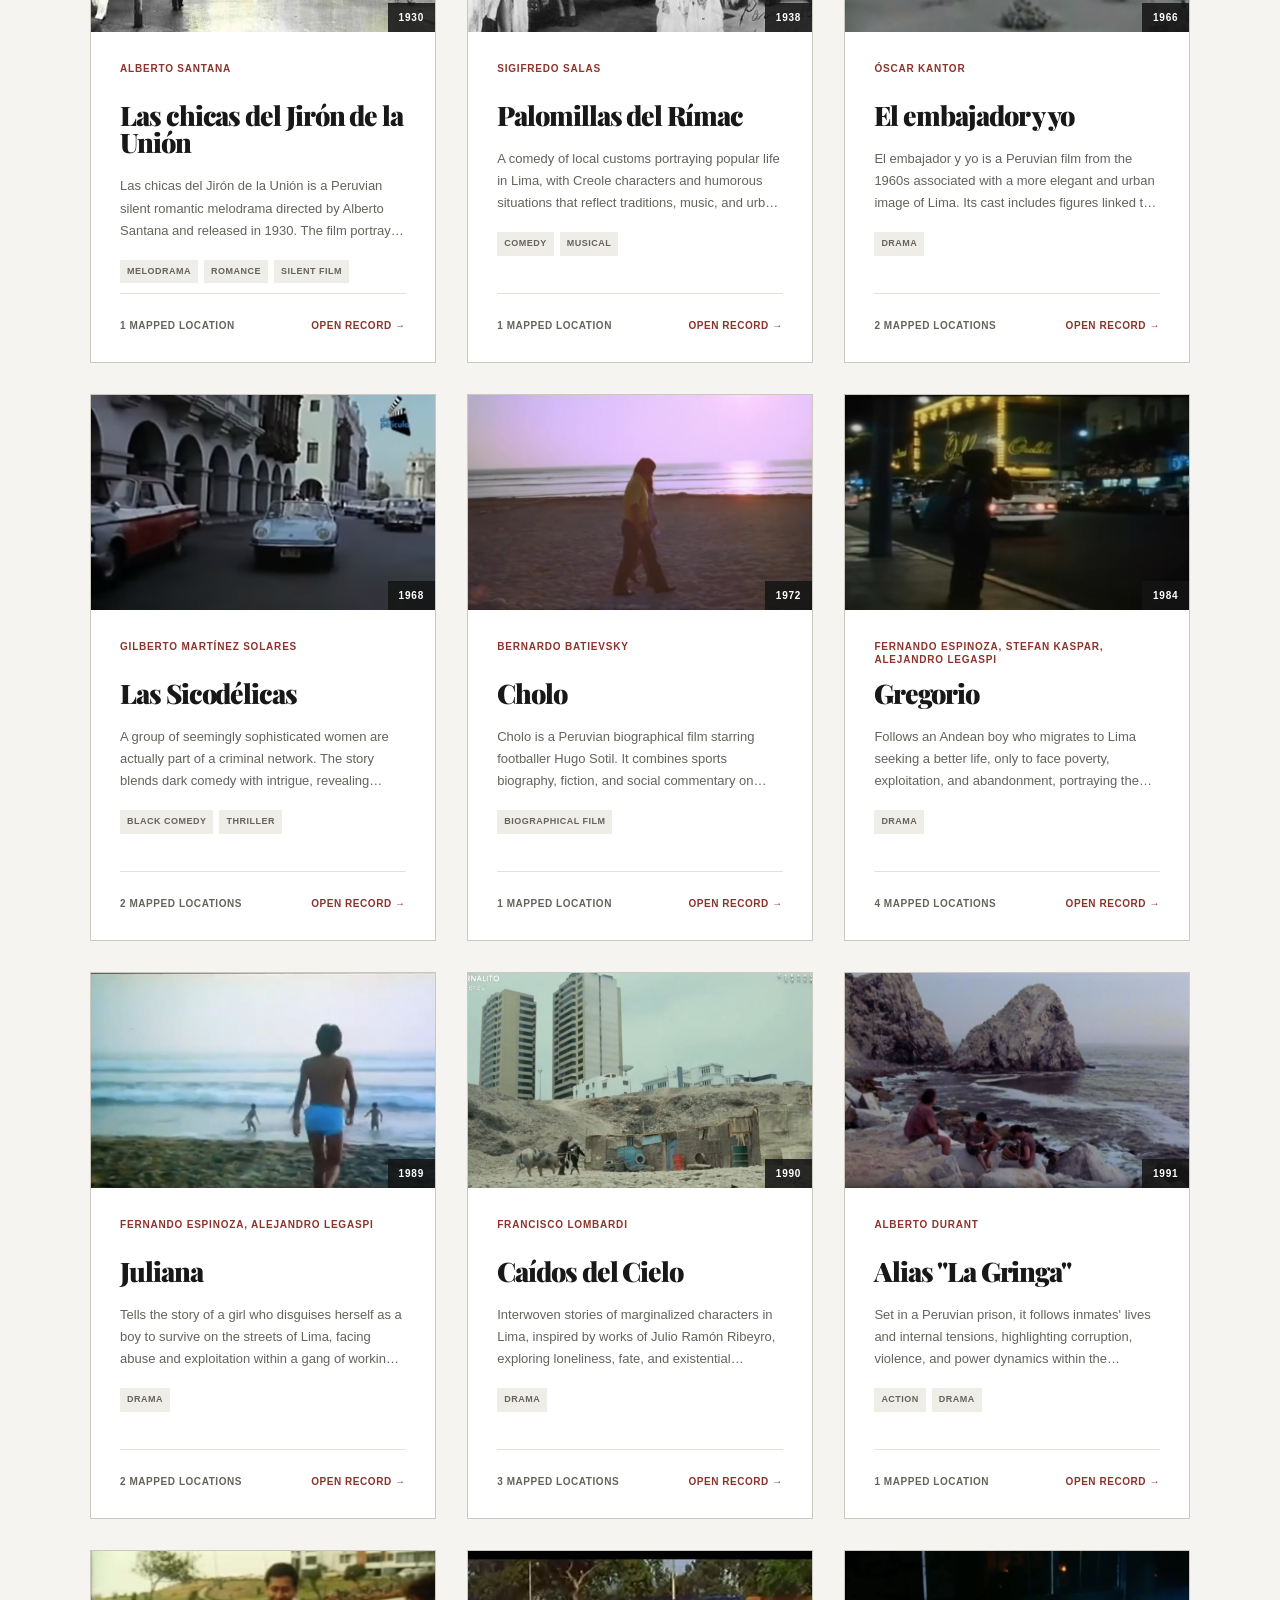
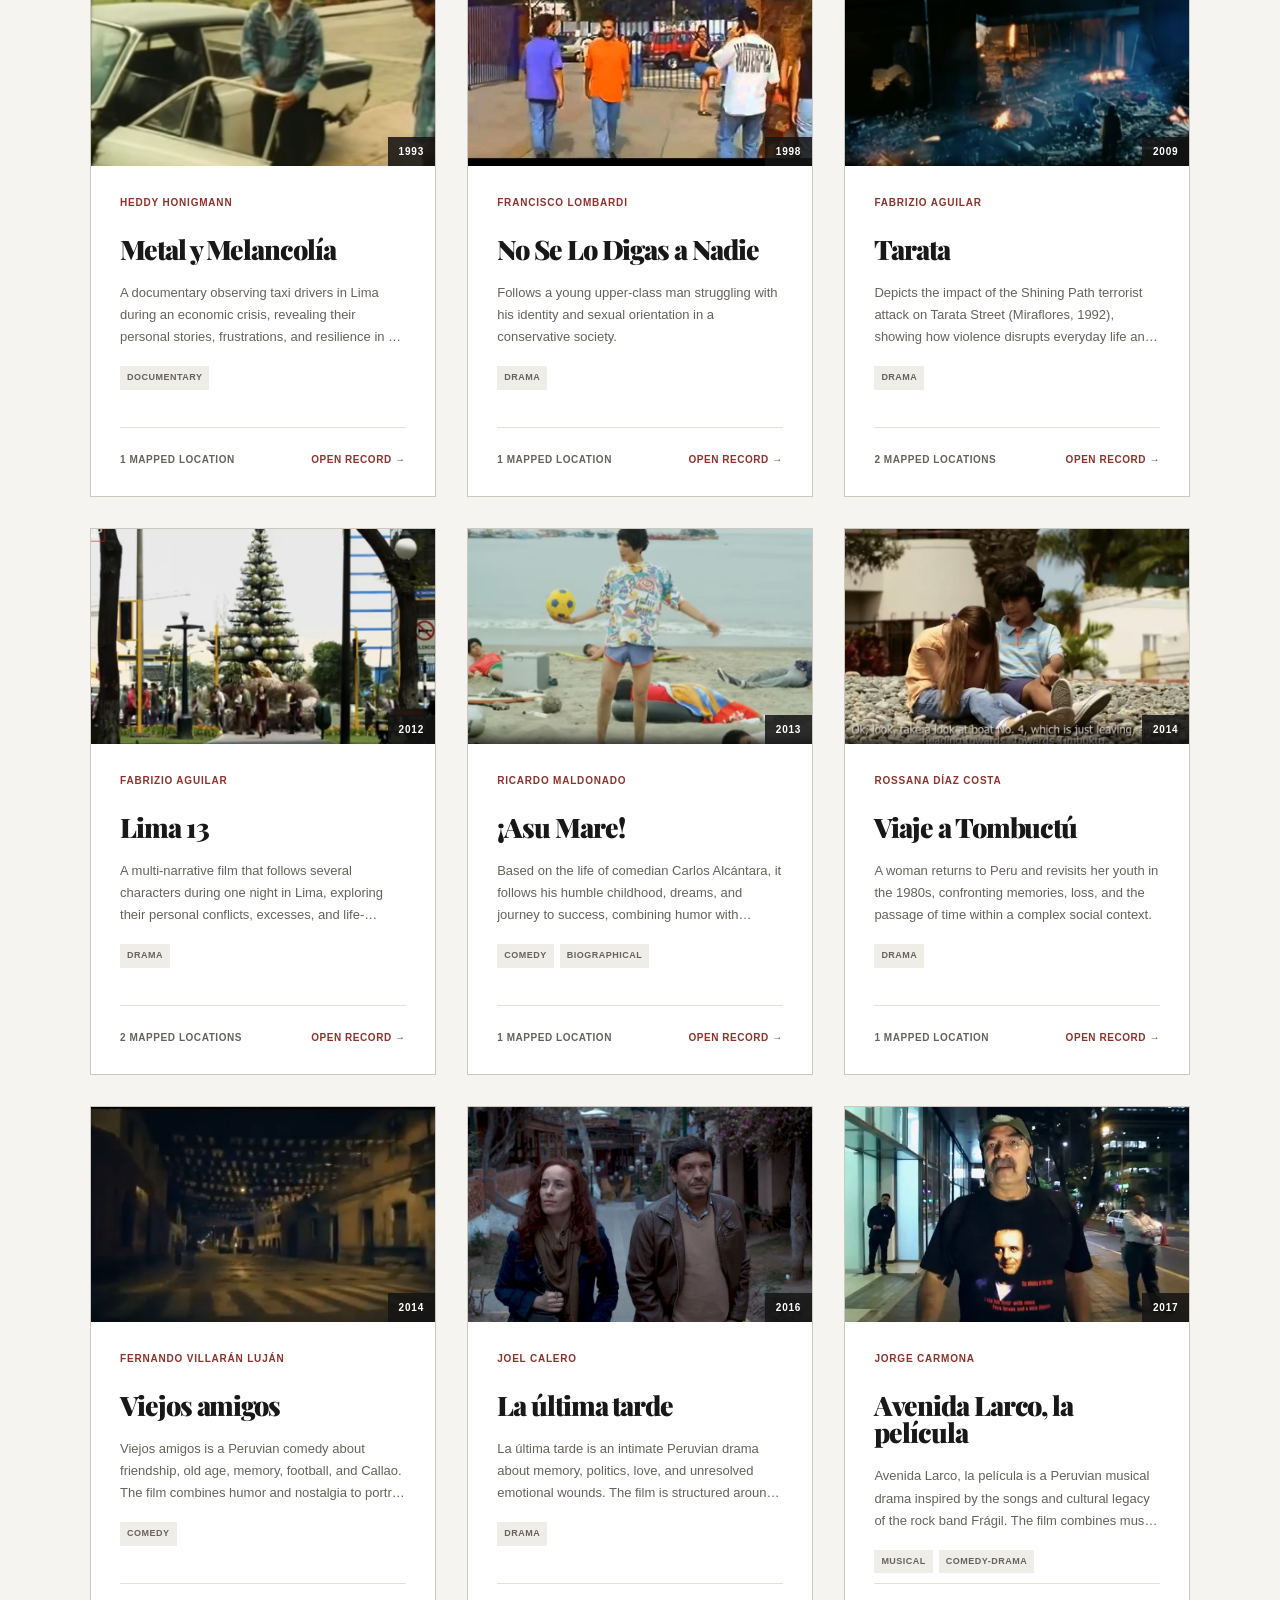
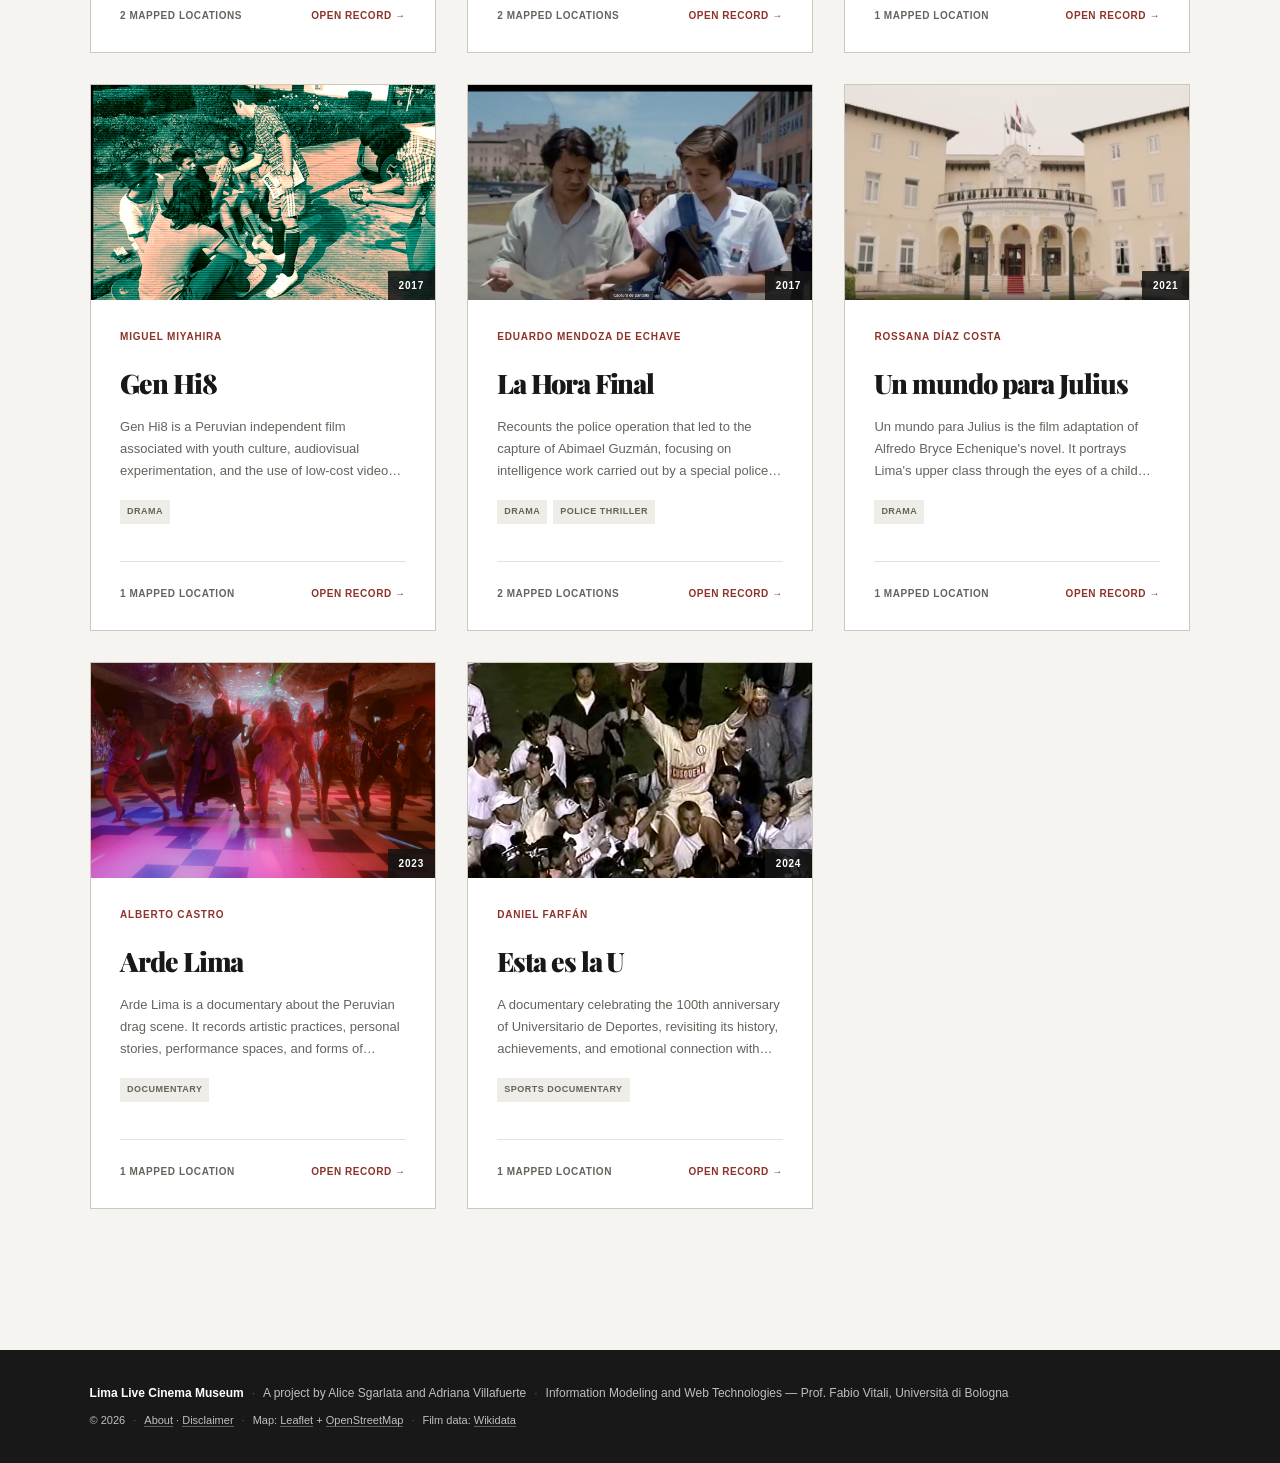
<file: films.html>
<!DOCTYPE html>
<html lang="en">
<head>
    <meta charset="UTF-8">
    <meta name="viewport" content="width=device-width, initial-scale=1">
    <title>Films — Lima Live Cinema Museum</title>
    <meta name="description" content="Explore the films represented in the Lima Live Cinema Museum and the locations connected to each production.">
    <link rel="preconnect" href="https://fonts.googleapis.com">
    <link rel="preconnect" href="https://fonts.gstatic.com" crossorigin>
    <link href="https://fonts.googleapis.com/css2?family=Playfair+Display:wght@700;800;900&display=swap" rel="stylesheet">
    <link rel="stylesheet" href="https://cdn.jsdelivr.net/npm/bootstrap@5.3.3/dist/css/bootstrap.min.css">
    <link rel="stylesheet" href="css/style.css">
    <link rel="stylesheet" href="css/theme.css">
    <link rel="icon" type="image/png" href="images/favicon.png">
</head>
<body>
    <div id="navbar-placeholder"></div>
    <script src="javascript/navbar.js"></script>
    <script src="javascript/theme.js"></script>

    <main class="film-collection-page">
        <header class="film-collection-hero" aria-labelledby="films-title">
            <div class="film-collection-hero-copy">
                <p class="section-kicker">Explore the collection</p>
                <h1 id="films-title">Films of Lima</h1>
                <p class="film-collection-lead">Browse the films represented in the museum and discover the streets, squares, coastlines and neighbourhoods connected to each production.</p>
                <p class="film-collection-summary"><span id="films-total">0</span> films · <span id="films-years">—</span></p>
                <a class="film-collection-jump" href="#film-catalogue">Enter the film catalogue <span aria-hidden="true">↓</span></a>
            </div>

            <div class="film-collection-collage" aria-hidden="true">
                <figure class="film-collage-frame film-collage-frame-main">
                    <img src="images/imagenes/alias la gringa fronton.webp" alt="">
                </figure>
                <figure class="film-collage-frame film-collage-frame-top">
                    <img src="images/imagenes/las sicodelicas jiron de la union.webp" alt="">
                </figure>
                <figure class="film-collage-frame film-collage-frame-bottom">
                    <img src="images/imagenes/tarata calle tarata.webp" alt="">
                </figure>
            </div>
        </header>

        <section class="film-catalogue" id="film-catalogue" aria-labelledby="catalogue-title">
            <div class="film-catalogue-heading">
                <div>
                    <p class="section-kicker">Collection index</p>
                    <h2 id="catalogue-title">Browse by film</h2>
                </div>
                <p>Search by title, director, genre, year or mapped location. Select a film to open its complete museum record.</p>
            </div>

            <div class="film-controls" role="search" aria-label="Search and filter the film collection">
                <div class="film-search-field">
                    <label for="film-search">Search the collection</label>
                    <input id="film-search" type="search" placeholder="Title, director, genre or location…" autocomplete="off">
                </div>
                <div class="film-select-field">
                    <label for="film-decade">Period</label>
                    <select id="film-decade">
                        <option value="all">All decades</option>
                    </select>
                </div>
                <div class="film-select-field">
                    <label for="film-sort">Order</label>
                    <select id="film-sort">
                        <option value="oldest">Oldest first</option>
                        <option value="newest">Newest first</option>
                        <option value="title">Title A–Z</option>
                    </select>
                </div>
                <button class="film-clear-filters" id="film-clear-filters" type="button">Clear filters</button>
            </div>

            <div class="film-results-line">
                <p id="film-results-count" aria-live="polite"></p>
                <p>Film records are connected to the location collection whenever a verified association is available.</p>
            </div>

            <div class="film-collection-grid" id="film-grid"></div>
            <p class="film-empty-state" id="film-empty-state" hidden>No films match the current search.</p>
        </section>
    </main>

    <dialog class="film-dialog" id="film-dialog" aria-labelledby="film-dialog-title">
        <button class="film-dialog-close" id="film-dialog-close" type="button" aria-label="Close film record">×</button>
        <div id="film-dialog-content"></div>
    </dialog>

    <script src="javascript/data.js"></script>
    <script src="javascript/films.js"></script>
    <script src="https://cdn.jsdelivr.net/npm/bootstrap@5.3.3/dist/js/bootstrap.bundle.min.js"></script>
</body>
</html>
</file>
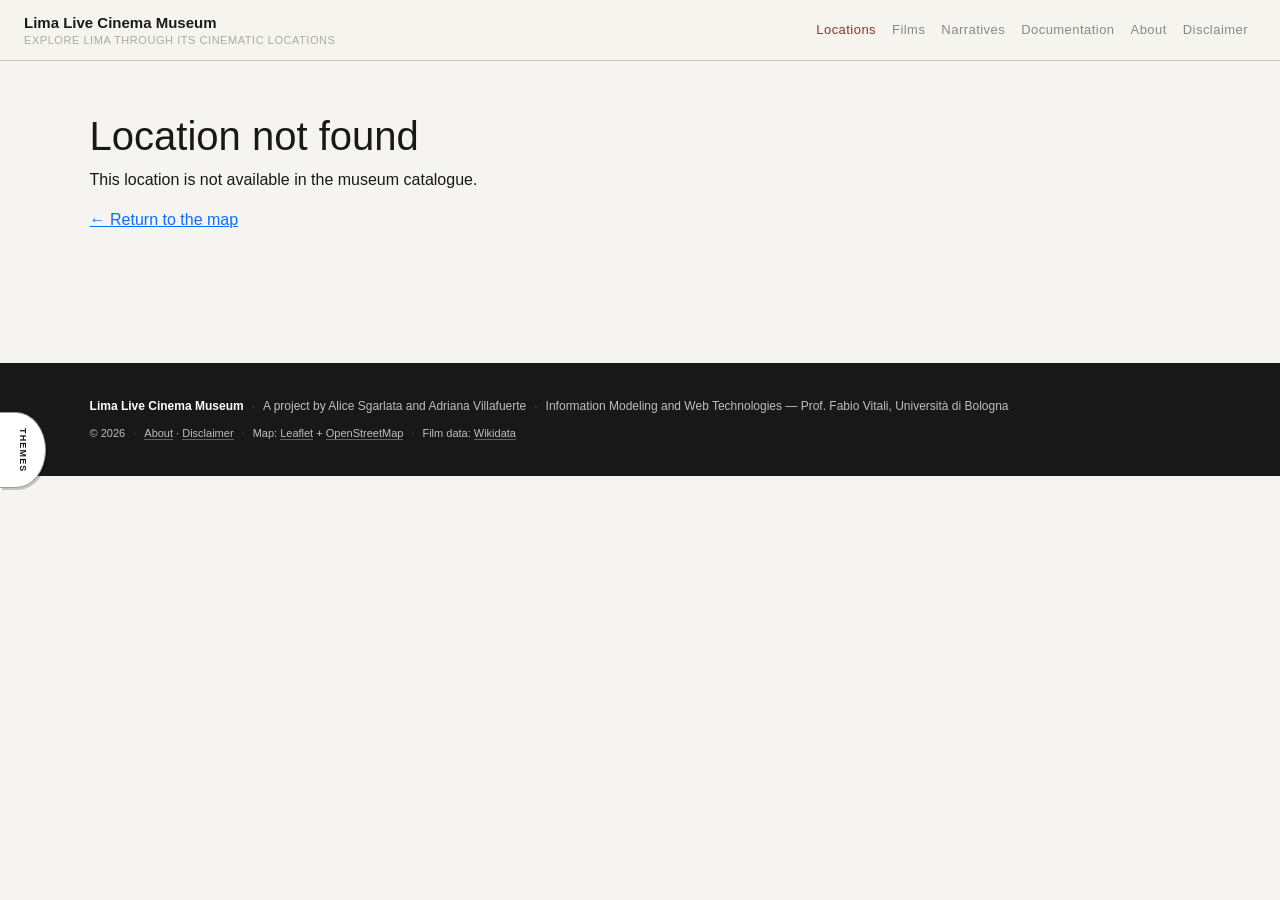
<file: location.html>
<!DOCTYPE html>
<html lang="en">
<head>
    <meta charset="UTF-8">
    <meta name="viewport" content="width=device-width, initial-scale=1">
    <title>Location — Lima Live Cinema Museum</title>
    <link rel="preconnect" href="https://fonts.googleapis.com">
    <link rel="preconnect" href="https://fonts.gstatic.com" crossorigin>
    <link href="https://fonts.googleapis.com/css2?family=Playfair+Display:wght@700;800;900&display=swap" rel="stylesheet">
    <link rel="stylesheet" href="https://cdn.jsdelivr.net/npm/bootstrap@5.3.3/dist/css/bootstrap.min.css">
    <link rel="stylesheet" href="css/style.css">
    <link rel="stylesheet" href="css/theme.css">
    <link rel="icon" type="image/png" href="images/favicon.png">
</head>
<body>
    <div id="navbar-placeholder"></div>
    <script src="javascript/navbar.js"></script>
    <script src="javascript/theme.js"></script>

    <div class="location-page">
        <a href="index.html" class="back-link">← Back to map</a>

        <div class="location-header" id="loc-header">
            <div class="location-header-overlay"></div>
            <div class="location-header-content">
                <h1 id="loc-name"></h1>
                <div class="meta">
                    <span class="badge" id="loc-badge"></span>
                    <span class="loc-address" id="loc-address"></span>
                </div>
            </div>
        </div>

        <div class="location-grid">
            <div class="location-main">

                <div class="difficulty-bar">
                    <button class="difficulty-btn" id="btn-simpler">← Too difficult</button>
                    <span class="difficulty-label" id="difficulty-label">Adult</span>
                    <button class="difficulty-btn" id="btn-harder">Too simple →</button>
                </div>

                <div class="difficulty-bar">
                    <button class="difficulty-btn" id="btn-shorter">← Too long</button>
                    <span class="difficulty-label" id="length-label">Mid</span>
                    <button class="difficulty-btn" id="btn-longer">Too short →</button>
                </div>

                <p id="loc-description" class="loc-description"></p>
                <p class="loc-fallback-note" id="loc-fallback-note"></p>

                <p class="loc-access" id="loc-access"></p>

                <div id="loc-scheda" class="loc-scheda"></div>
            </div>

            <aside class="location-films-col">
                <h2 class="films-heading" id="loc-films-heading"></h2>
                <div id="loc-films" class="loc-films"></div>
            </aside>
        </div>
    </div>

    <dialog class="location-film-lightbox" id="location-film-lightbox" aria-labelledby="location-film-lightbox-caption">
        <button class="location-film-lightbox-close" id="location-film-lightbox-close" type="button" aria-label="Close enlarged image">×</button>
        <figure class="location-film-lightbox-figure">
            <img id="location-film-lightbox-image" alt="">
            <figcaption id="location-film-lightbox-caption"></figcaption>
        </figure>
    </dialog>

    <script src="javascript/data.js"></script>
    <script src="javascript/schede.js"></script>
    <script src="https://cdn.jsdelivr.net/npm/bootstrap@5.3.3/dist/js/bootstrap.bundle.min.js"></script>
    <script src="javascript/location.js"></script>
</body>
</html>
</file>
<file: css/style.css>
*, *::before, *::after {
    box-sizing: border-box;
}

/* scrollbar styling — Chrome, Edge, Safari */
::-webkit-scrollbar {
    width: 6px;
}
::-webkit-scrollbar-track {
    background: transparent;
}
::-webkit-scrollbar-thumb {
    background: rgba(0, 0, 0, 0.2);
    border-radius: 999px;
}
::-webkit-scrollbar-thumb:hover {
    background: rgba(0, 0, 0, 0.35);
}

/* scrollbar styling — Firefox */
* {
    scrollbar-width: thin;
    scrollbar-color: rgba(0, 0, 0, 0.2) transparent;
}

body {
    font-family: sans-serif;
    background: #f5f4f0;
    margin: 0;
    padding: 0;
}

/* navbar */

.site-navbar {
    position: fixed;
    top: 0;
    left: 0;
    right: 0;
    z-index: 1000;
    background-color: white;
    border-bottom: 1px solid #dee2e6;
    transition: background-color 0.35s ease, box-shadow 0.35s ease, border-color 0.35s ease, transform 0.35s ease;
}

/* solid state — default for non-hero pages */
.site-brand {
    font-size: 15px;
    font-weight: 600;
    color: #1a1a1a !important;
    text-decoration: none;
    line-height: 1.3;
}

.site-brand:hover {
    color: #1a1a1a !important;
}

.site-sub {
    font-size: 11px;
    color: #aaa;
    text-transform: uppercase;
    letter-spacing: 0.05em;
    font-weight: 400;
}

.navbar .nav-link {
    font-size: 13px;
    color: #888;
}

.navbar .nav-link:hover,
.navbar .nav-link.active {
    color: #1a1a1a;
    font-weight: 500;
}

/* slides the navbar off the top of the screen once the hero is gone (home page only) */
.site-navbar.nav-hidden {
    transform: translateY(-100%);
}

/* transparent-over-hero state — applied by navbar.js on the home page while the hero is visible */
.site-navbar.nav-transparent {
    background-color: transparent !important;
    border-bottom-color: transparent !important;
    box-shadow: none !important;
}

.site-navbar.nav-transparent .site-brand {
    color: white !important;
}

.site-navbar.nav-transparent .site-sub {
    color: rgba(255, 255, 255, 0.6) !important;
}

.site-navbar.nav-transparent .nav-link {
    color: rgba(255, 255, 255, 0.8) !important;
}

.site-navbar.nav-transparent .nav-link:hover,
.site-navbar.nav-transparent .nav-link.active {
    color: white !important;
}

.site-navbar.nav-transparent .navbar-toggler {
    border-color: rgba(255, 255, 255, 0.4);
}

.site-navbar.nav-transparent .navbar-toggler-icon {
    background-image: url("data:image/svg+xml,%3csvg xmlns='http://www.w3.org/2000/svg' viewBox='0 0 30 30'%3e%3cpath stroke='rgba%28255%2c255%2c255%2c0.85%29' stroke-linecap='round' stroke-miterlimit='10' stroke-width='2' d='M4 7h22M4 15h22M4 23h22'/%3e%3c/svg%3e");
}

/* always-transparent, dark-text state — pages with no hero (location, about) */
/* position: static instead of fixed → scrolls away with the page, never overlaps content */
.site-navbar.nav-flat {
    position: static;
    background-color: transparent !important;
    border-bottom-color: transparent !important;
    box-shadow: none !important;
}

.filter-bar {
    background: white;
    border-bottom: 1px solid #ddd;
    padding: 10px 20px;
    display: flex;
    gap: 8px;
    flex-wrap: wrap;
    flex-shrink: 0;
    align-items: center;
}

.location-search {
    position: relative;
    display: flex;
    align-items: center;
    width: min(390px, 100%);
}

.location-search-icon {
    position: absolute;
    left: 13px;
    color: var(--theme-muted, #777);
    font-size: 18px;
    line-height: 1;
    pointer-events: none;
}

.location-search-input {
    width: 100%;
    min-height: 38px;
    padding: 8px 40px 8px 38px;
    color: var(--theme-text, #1a1a1a);
    background: var(--theme-surface, #f7f6f2);
    border: 1px solid var(--theme-border, #cbc8c0);
    border-radius: 999px;
    font: inherit;
    font-size: 12px;
    outline: none;
}

.location-search-input:focus {
    border-color: var(--theme-accent, #1a1a1a);
    box-shadow: 0 0 0 3px rgba(26, 26, 26, 0.08);
}

.location-search-clear {
    position: absolute;
    right: 11px;
    width: 24px;
    height: 24px;
    padding: 0;
    color: var(--theme-muted, #666);
    background: transparent;
    border: 0;
    border-radius: 50%;
    font-size: 20px;
    line-height: 22px;
    cursor: pointer;
}

.location-search-clear:hover { background: rgba(0, 0, 0, 0.07); }

.location-results {
    min-width: 92px;
    margin: 0;
    color: var(--theme-muted, #777);
    font-size: 11px;
    white-space: nowrap;
}

.district-pills {
    display: flex;
    flex: 1 1 420px;
    gap: 8px;
    flex-wrap: wrap;
}

@media (max-width: 720px) {
    .location-search { width: 100%; }
    .location-results { order: 3; }
    .district-pills { flex-basis: 100%; }
}

.pill {
    font-size: 12px;
    padding: 6px 14px;
    border-radius: 999px;
    border: 1px solid var(--color, #ddd);
    background: transparent;
    color: var(--color, #888);
    cursor: pointer;
}

.pill:hover {
    border-color: #bbb;
    box-shadow: 3px  3px 3px #dedede,
    -3px -3px 3px #dedede,
    3px -3px 3px #dedede,
    -3px  3px 3px #dedede;

}

.pill.active {
    color: white;
    border-color: var(--color, #1a1a1a);
    background: var(--color, #1a1a1a);
}

.main {
    display: flex;
    flex-direction: row;
    height: calc(100vh - 50px); /* 50px ≈ filter bar height */
}

.map {
    flex: 2;
    min-height: 0; /* lets Leaflet compute height from flex, not content */
}

.card-list {
    width: 300px;
    flex-shrink: 0;
    min-height: 0; /* needed for overflow-y to kick in inside a flex container */
    border-left: 1px solid #ddd;
    background: white;
    overflow-y: auto;
    padding: 12px;
    display: flex;
    flex-direction: column;
    gap: 10px;
}

.card {
    background: white;
    border: 1px solid #ddd;
    border-radius: 12px;
    padding: 1rem 1.25rem;
    flex-shrink: 0;
    cursor: pointer;
}

.card.active {
    border: 2px solid #1a1a1a;
}

.card:hover {
    border-color: #bbb;
}

.label {
    font-size: 11px;
    text-transform: uppercase;
    letter-spacing: 0.06em;
    color: #888;
    margin-bottom: 4px;
}

h2 {
    font-size: 16px;
    font-weight: 500;
    margin-bottom: 6px;
}

.meta {
    display: flex;
    gap: 8px;
    align-items: center;
    font-size: 12px;
    color: #888;
}

.badge {
    font-size: 10px;
    padding: 2px 8px;
    border-radius: 999px;
    background: #eeedfe;
    color: #3C3489;
    font-weight: 500;
}
.badge.lima { 
    background: #fde8e8; 
    color: #9b1c1c;
}
.badge.miraflores {
    background: #dcfce7;
    color: #166534;
}
.badge.surquillo {
    background: #ffedd5;
    color: #9a3412;
}
.badge.centro-historico {
    background: #fef9c3; 
    color: #854d0e; 
}
.badge.callao {
    background: #dbeafe;
    color: #1e40af;
}
.badge.la-punta {
    background: #e0f2fe;
    color: #0369a1;
}
.badge.chorrillos {
    background: #faeeda; 
    color: #633806; 
}  
.badge.barranco { 
    background: #f3e8ff; 
    color: #6b21a8; 
}
.badge.magdalena-del-mar { 
    background: #ccfbf1; 
    color: #0f766e; 
}
.badge.brena { 
    background: #fce7f3; 
    color: #9d174d; 
}
.badge.jesus-maria { 
    background: #e0f2fe; 
    color: #075985; 
}
.badge.pueblo-libre { 
    background: #ecfccb; 
    color: #3f6212; 
}
.badge.san-miguel { 
    background: #ffedd5; 
    color: #9a3412; 
}
.badge.rimac { 
    background: #f1f5f9; 
    color: #334155; 
}
.badge.las-islas { 
    background: #cffafe; 
    color: #164e63; 
}
.badge.san-isidro { 
    background: #fdf4ff; 
    color: #86198f; 
}

hr {
    border: none;
    border-top: 1px solid #eee;
    margin: 10px 0;
}

.description {
    font-size: 13px;
    color: #555;
    line-height: 1.6;
    margin-bottom: 8px;
}

.detail {
    display: none;
}

.card.open .detail {
    display: block;
}

.access {
    font-size: 11px;
    color: #aaa;
    margin-top: 6px;
}

.extra {
    display: none;
    margin-top: 8px;
}

.extra.open {
    display: block;
}

.btn-more {
     margin-top: 8px;
    font-size: 11px;
    padding: 4px 10px;
    border-radius: 999px;
    border: 1px solid #ddd;
    background: transparent;
    color: #888;
    cursor: pointer;
}

.btn-more:hover {
    border-color: #bbb;
    color: #444;
}

.btn-evenmore {
    display: inline-block;
    margin-top: 8px;
    font-size: 11px;
    padding: 4px 10px;
    border-radius: 999px;
    border: 1px solid #1a1a1a;
    color: #1a1a1a;
    text-decoration: none;
    cursor: pointer;
}

.btn-evenmore:hover {
    background: #1a1a1a;
    color: white;
}

.location-page {
    max-width: 1180px;
    margin: 0 auto;
    padding-left: 2rem;
    padding-right: 2rem;
    padding-top: 2rem;
    padding-bottom: 2rem;
}

.location-grid {
    display: grid;
    grid-template-columns: minmax(0, 1fr) 320px;
    gap: 2.5rem;
    align-items: start;
}

@media (max-width: 860px) {
    .location-grid {
        grid-template-columns: 1fr;
    }
}

.back-link {
    font-size: 13px;
    color: #888;
    text-decoration: none;
    display: inline-block;
    margin-bottom: 1.5rem;
}

.back-link:hover {
    color: #1a1a1a;
}

.location-header {
    margin-bottom: 1.5rem;
    background: #e8e5e0;
    background-size: cover;
    background-position: center;
    border-radius: 14px;
    overflow: hidden;
    position: relative;
    min-height: 220px;
    display: flex;
    align-items: flex-end;
}

.location-header-overlay {
    position: absolute;
    inset: 0;
    background: linear-gradient(to top, rgba(0,0,0,0.65) 0%, rgba(0,0,0,0.1) 60%, transparent 100%);
    border-radius: 14px;
}

.location-header-content {
    position: relative;
    z-index: 1;
    padding: 1.5rem 1.75rem;
    width: 100%;
}

.location-header h1 {
    font-size: 28px;
    font-weight: 500;
    margin: 6px 0 8px 0;
    color: white;
    text-shadow: 0 1px 4px rgba(0,0,0,0.3);
}

.location-header .badge,
.location-header .loc-address {
    color: rgba(255,255,255,0.85) !important;
    text-shadow: 0 1px 3px rgba(0,0,0,0.3);
}

/* no-image fallback: dark text on light background */
.location-header.no-image h1 {
    color: #1a1a1a;
    text-shadow: none;
}

.location-header.no-image .badge,
.location-header.no-image .loc-address {
    color: inherit !important;
    text-shadow: none;
}

.location-header.no-image .location-header-overlay {
    display: none;
}

.loc-description {
    transition: opacity 0.2s ease;
    font-size: 15px;
    color: #444;
    line-height: 1.8;
}

.hero {
    position: relative;
    min-height: 100svh;
    display: flex;
    flex-direction: column;
    align-items: flex-start;
    justify-content: center;
    background-image: linear-gradient(
        90deg,
        rgba(8, 12, 15, 0.88) 0%,
        rgba(8, 12, 15, 0.7) 48%,
        rgba(8, 12, 15, 0.24) 100%
    ), url('../images/lima-shore.webp');
    background-size: cover;
    background-position: center;
    text-align: left;
    padding: clamp(110px, 14vh, 160px) clamp(24px, 8vw, 120px) clamp(80px, 10vh, 110px);
    overflow: hidden;
}

.hero::after {
    content: '';
    position: absolute;
    left: clamp(24px, 8vw, 120px);
    right: clamp(24px, 8vw, 120px);
    bottom: 48px;
    height: 1px;
    background: rgba(255, 255, 255, 0.28);
}

.hero-content {
    position: relative;
    z-index: 1;
    width: min(780px, 100%);
}

.hero-eyebrow {
    margin: 0 0 18px;
    font-size: 11px !important;
    font-weight: 600;
    letter-spacing: 0.17em;
    text-transform: uppercase;
    color: rgba(255, 255, 255, 0.72) !important;
}

.hero h1 {
    font-family: 'Playfair Display', Georgia, serif;
    font-size: clamp(54px, 7.4vw, 104px);
    font-weight: 900;
    letter-spacing: -0.045em;
    line-height: 0.86;
    margin: 0 0 26px;
    color: white;
    text-shadow: 0 2px 16px rgba(0,0,0,0.4);
}

.hero h1 span {
    display: inline-block;
    max-width: 780px;
    margin-top: 13px;
    font-family: sans-serif;
    font-size: clamp(18px, 2.2vw, 30px);
    font-weight: 500;
    letter-spacing: 0.015em;
    line-height: 1.15;
}

.hero p {
    font-size: 18px;
    color: rgba(255, 255, 255, 0.85);
    margin-bottom: 24px;
}

.hero-cta {
    display: inline-flex;
    align-items: center;
    justify-content: center;
    font-size: 14px;
    font-weight: 600;
    padding: 12px 20px;
    border-radius: 2px;
    border: 1px solid white;
    background: white;
    color: #161616;
    cursor: pointer;
    text-decoration: none;
    transition: color 0.2s ease, background-color 0.2s ease;
}

.hero-cta:hover {
    color: white;
    background: transparent;
}

.movies-list {
    margin-top: 6px;
    display: flex;
    flex-wrap: wrap;
    gap: 4px;
}

.movie-tag {
    font-size: 10px;
    padding: 2px 8px;
    border-radius: 999px;
    background: #f0f0f0;
    color: #555;
}

main.about-page {
    width: 100%;
    max-width: none;
    min-height: 100vh;
    margin: 0;
    padding: 0 clamp(24px, 7vw, 112px) clamp(72px, 9vw, 132px);
    display: flex;
    flex-direction: column;
    gap: 0;
}

.about-section {
    display: grid;
    grid-template-columns: minmax(210px, var(--golden-minor)) minmax(0, var(--golden-major));
    column-gap: clamp(var(--space-phi-3), 7vw, var(--space-phi-5));
    row-gap: 16px;
    width: 100%;
    padding: clamp(var(--space-phi-3), 5.5vw, var(--space-phi-4)) 0;
    border-top: 1px solid var(--theme-border, #d6d2ca);
}

main.about-page > .about-section:first-child {
    min-height: clamp(400px, 56vh, 620px);
    padding-top: clamp(88px, 12vw, 170px);
    border-top: 0;
    align-content: end;
}

.about-section > h1,
.about-section > h2 {
    grid-column: 1;
    align-self: start;
}

.about-section > :not(h1):not(h2) {
    grid-column: 2;
}

.about-section > p,
.about-section > ul {
    width: 100%;
    max-width: 880px;
    margin-top: 0;
    margin-bottom: 0;
}

.about-section h1 {
    max-width: 520px;
    font-size: clamp(44px, 6.2vw, 88px);
    font-weight: 600;
    color: #1a1a1a;
    margin: 0;
    letter-spacing: -0.055em;
    line-height: 0.96;
}

.about-section h2 {
    max-width: 320px;
    font-size: clamp(15px, 1.45vw, 20px);
    font-weight: 600;
    color: #1a1a1a;
    margin: 0;
    text-transform: uppercase;
    letter-spacing: 0.065em;
    line-height: 1.35;
}

.about-section p {
    font-size: clamp(15px, 1.15vw, 17px);
    color: #444;
    line-height: 1.85;
}

.about-section .doc-list {
    padding-left: 1.2rem;
    color: #444;
    font-size: clamp(14px, 1.05vw, 16px);
    line-height: 1.75;
}

.about-section .doc-list li + li {
    margin-top: 0.65rem;
}

/* Extended design documentation */

.doc-design-stack {
    width: 100%;
    max-width: 980px;
}

.doc-design-block {
    margin: 0 0 clamp(36px, 5vw, 58px);
    padding: 0 0 clamp(36px, 5vw, 58px);
    border-bottom: 1px solid var(--museum-rule-light, #e4e1da);
}

.doc-design-block:last-child {
    margin-bottom: 0;
    padding-bottom: 0;
    border-bottom: 0;
}

.doc-design-block h3 {
    max-width: 760px;
    margin: 0 0 18px;
    color: var(--museum-ink, #181818);
    font-family: var(--museum-display, 'Playfair Display', Georgia, serif);
    font-size: clamp(22px, 2.3vw, 34px);
    font-weight: 800;
    letter-spacing: -0.025em;
    line-height: 1.15;
}

.doc-design-block p {
    max-width: 880px;
    margin: 0 0 1.1rem;
    color: var(--museum-muted, #66625c);
    font-size: clamp(14px, 1.05vw, 16px);
    line-height: 1.8;
}

.doc-design-block p:last-child {
    margin-bottom: 0;
}

.doc-design-block .doc-list {
    max-width: 880px;
    margin: 0 0 1.1rem;
}

.doc-table-wrap {
    width: 100%;
    margin: 24px 0 4px;
    overflow-x: auto;
    border-top: 1px solid var(--museum-ink, #181818);
    border-bottom: 1px solid var(--museum-ink, #181818);
}

.doc-table-wrap:focus-visible {
    outline: 3px solid var(--museum-accent, #8c332b);
    outline-offset: 4px;
}

.doc-table {
    width: 100%;
    min-width: 680px;
    border-collapse: collapse;
    color: var(--museum-muted, #66625c);
    font-size: 13px;
    line-height: 1.65;
}

.doc-table th,
.doc-table td {
    padding: 15px 16px 15px 0;
    vertical-align: top;
    border-bottom: 1px solid var(--museum-rule-light, #e4e1da);
    text-align: left;
}

.doc-table th {
    color: var(--museum-accent, #8c332b);
    font-size: 10px;
    font-weight: 800;
    letter-spacing: 0.09em;
    text-transform: uppercase;
}

.doc-table tbody tr:last-child td {
    border-bottom: 0;
}

.doc-table th:first-child,
.doc-table td:first-child {
    width: 21%;
}

.doc-theme-table th:first-child,
.doc-theme-table td:first-child {
    width: 18%;
}

.credits-list {
    list-style: none;
    display: flex;
    flex-direction: column;
    gap: 8px;
    width: 100%;
    max-width: 880px;
    margin: 0;
    padding: 0;
}

.credits-list li {
    font-size: 14px;
    color: #444;
    display: flex;
    gap: 12px;
}

.credit-role {
    font-size: 11px;
    text-transform: uppercase;
    letter-spacing: 0.05em;
    color: #aaa;
    min-width: 120px;
    padding-top: 2px;
}

@media (max-width: 820px) {
    main.about-page {
        padding-inline: clamp(20px, 6vw, 48px);
    }

    .about-section {
        grid-template-columns: 1fr;
        row-gap: 20px;
        padding-block: clamp(38px, 8vw, 60px);
    }

    main.about-page > .about-section:first-child {
        min-height: auto;
        padding-top: clamp(80px, 18vw, 120px);
    }

    .about-section > h1,
    .about-section > h2,
    .about-section > :not(h1):not(h2) {
        grid-column: 1;
    }

    .about-section h1 {
        max-width: 680px;
        font-size: clamp(42px, 12vw, 70px);
    }

    .about-section h2 { max-width: 620px; }
}

@media (max-width: 520px) {
    .credits-list li {
        flex-direction: column;
        gap: 3px;
    }

    .credit-role {
        min-width: 0;
        padding-top: 0;
    }
}

/* location page */

.loc-address {
    font-size: 12px;
    color: #aaa;
}

.loc-access {
    font-size: 12px;
    color: #aaa;
    margin-top: 12px;
    margin-bottom: 2rem;
}

.films-heading {
    font-size: 13px;
    font-weight: 600;
    text-transform: uppercase;
    letter-spacing: 0.07em;
    color: #aaa;
    margin-bottom: 12px;
}

.location-films-col {
    position: sticky;
    top: 88px;
    max-height: calc(100vh - 110px);
    display: flex;
    flex-direction: column;
}

.loc-films {
    display: flex;
    flex-direction: column;
    gap: 14px;
    overflow-y: auto;
    padding-right: 6px;
}

.film-card {
    border: 1px solid #e5e5e5;
    border-radius: 12px;
    padding: 1.1rem 1.25rem;
    background: white;
}

.film-card-header {
    display: flex;
    justify-content: space-between;
    align-items: flex-start;
    margin-bottom: 10px;
    gap: 12px;
}

.film-title {
    font-size: 16px;
    font-weight: 500;
    color: #1a1a1a;
    margin-bottom: 4px;
}

.film-year {
    font-size: 11px;
    color: #aaa;
    margin-right: 8px;
}

.film-genres {
    font-size: 11px;
    color: #888;
    font-style: italic;
}

.film-wiki {
    font-size: 11px;
    color: #888;
    text-decoration: none;
    white-space: nowrap;
    flex-shrink: 0;
    padding-top: 2px;
}

.film-wiki:hover {
    color: #1a1a1a;
}

.film-description {
    font-size: 13px;
    color: #555;
    line-height: 1.7;
    margin-bottom: 10px;
}

.film-meta {
    display: flex;
    flex-wrap: wrap;
    gap: 12px;
    font-size: 12px;
    color: #666;
}

.film-meta-label {
    font-size: 10px;
    text-transform: uppercase;
    letter-spacing: 0.05em;
    color: #aaa;
    margin-right: 4px;
}

.no-films {
    font-size: 13px;
    color: #aaa;
    font-style: italic;
}

/* footer */

.site-footer {
    background: white;
    border-top: 1px solid #e5e5e5;
    padding: 20px 24px;
    display: flex;
    flex-direction: column;
    gap: 6px;
}

.site-footer-inner {
    display: flex;
    flex-wrap: wrap;
    align-items: center;
    gap: 8px;
    font-size: 12px;
    color: #888;
}

.site-footer-title {
    font-weight: 600;
    color: #1a1a1a;
}

.site-footer-divider {
    color: #ddd;
}

.site-footer-credits {
    font-size: 11px;
}

.site-footer a {
    color: #888;
    text-decoration: none;
}

.site-footer a:hover {
    color: #1a1a1a;
}

/* ── scheda estesa (location.html) ──────────────────────────────────────── */

.loc-scheda {
    margin-top: 2.5rem;
    border-top: 1px solid #e5e5e5;
    padding-top: 1.75rem;
}

.scheda-heading {
    font-size: 13px;
    font-weight: 600;
    text-transform: uppercase;
    letter-spacing: 0.07em;
    color: #aaa;
    margin-bottom: 14px;
}

.scheda-tab-bar {
    display: flex;
    gap: 8px;
    flex-wrap: wrap;
    margin-bottom: 1.25rem;
}

.scheda-tab-btn {
    font-size: 12px;
    padding: 6px 14px;
    border-radius: 999px;
    border: 1px solid #ddd;
    background: transparent;
    color: #888;
    cursor: pointer;
}

.scheda-tab-btn.active {
    background: #1a1a1a;
    color: white;
    border-color: #1a1a1a;
}

.scheda-tab-content {
    font-size: 15px;
    color: #444;
    line-height: 1.8;
}

.scheda-tab-content p {
    margin-bottom: 1rem;
}

.scheda-tab-content a {
    color: #1a1a1a;
    text-decoration: underline;
    text-decoration-color: #ccc;
}

.scheda-tab-content ul {
    padding-left: 1.1rem;
}

.scheda-tab-content li {
    margin-bottom: 0.6rem;
    font-size: 13px;
    color: #888;
}

/* ── map popup card ─────────────────────────────────────────────────────────── */

.custom-popup .leaflet-popup-content-wrapper {
    padding: 0;
    border-radius: 10px;
    overflow: hidden;
    box-shadow: 0 4px 16px rgba(0,0,0,0.15);
    border: none;
    width: 160px !important;
}

.custom-popup .leaflet-popup-content {
    margin: 0;
    width: 100% !important;
}

.custom-popup .leaflet-popup-tip-container {
    margin-top: -1px;
}

.popup-card {
    width: 160px;
}

.popup-img-wrap {
    width: 160px;
    height: 110px;
    overflow: hidden;
}

.popup-img {
    width: 100%;
    height: 100%;
    object-fit: cover;
    display: block;
}

.popup-img-placeholder {
    width: 160px;
    height: 80px;
    background: #ede9e3;
}

.popup-name {
    font-size: 12px;
    font-weight: 600;
    color: #1a1a1a;
    padding: 8px 10px;
    line-height: 1.3;
}

/* ── text grid controls (location.html) ─────────────────────────────────────── */

.difficulty-bar {
    display: flex;
    align-items: center;
    gap: 8px;
    margin-bottom: 1.25rem;
}

.difficulty-label {
    font-size: 11px;
    color: #aaa;
    min-width: 72px;
    text-align: center;
}

.difficulty-btn {
    font-size: 11px;
    padding: 5px 12px;
    border-radius: 999px;
    border: 1px solid #ddd;
    background: transparent;
    color: #888;
    cursor: pointer;
}

.difficulty-btn:hover:not(:disabled) {
    border-color: #aaa;
    color: #1a1a1a;
}

.difficulty-btn:disabled {
    opacity: 0.3;
    cursor: default;
}

.loc-fallback-note {
    font-size: 11px;
    color: #bbb;
    font-style: italic;
    margin-top: -8px;
    margin-bottom: 12px;
    display: none;
}

/* ── Hero intro (index.html) ──────────────────────────────────────────────── */

.hero-sub {
    font-size: 12px !important;
    letter-spacing: 0.1em;
    text-transform: uppercase;
    color: rgba(255,255,255,0.7);
    margin-bottom: 1.25rem !important;
    text-shadow: 0 1px 6px rgba(0,0,0,0.4);
}

.hero-intro {
    max-width: 690px;
    font-size: 15px !important;
    line-height: 1.75;
    color: rgba(255,255,255,0.92);
    margin: 0 0 2rem !important;
    text-align: left;
    text-shadow: 0 1px 8px rgba(0,0,0,0.55), 0 2px 24px rgba(0,0,0,0.35);
}

.hero-actions {
    display: flex;
    align-items: center;
    gap: 1.5rem;
    justify-content: flex-start;
}

.hero-link {
    font-size: 13px;
    color: rgba(255,255,255,0.8);
    text-decoration: none;
    border-bottom: 1px solid rgba(255,255,255,0.4);
    padding-bottom: 2px;
    transition: color 0.2s, border-color 0.2s;
}

.hero-link:hover {
    color: white;
    border-color: white;
}

.hero-scroll {
    position: absolute;
    z-index: 1;
    right: clamp(24px, 8vw, 120px);
    bottom: 61px;
    display: flex;
    align-items: center;
    gap: 12px;
    color: rgba(255, 255, 255, 0.76);
    font-size: 10px;
    letter-spacing: 0.14em;
    text-decoration: none;
    text-transform: uppercase;
}

.hero-scroll:hover { color: white; }

/* ── Home: cinematic itineraries ───────────────────────────────────────── */

.home-itineraries {
    padding: clamp(72px, 9vw, 128px) clamp(24px, 8vw, 120px);
    color: #1a1a1a;
    background: #f5f4f0;
}

.home-section-heading {
    display: grid;
    grid-template-columns: minmax(0, var(--golden-major)) minmax(280px, var(--golden-minor));
    gap: clamp(var(--space-phi-3), 7vw, var(--space-phi-5));
    align-items: end;
    margin-bottom: clamp(var(--space-phi-3), 5vw, var(--space-phi-4));
    padding-bottom: 24px;
    border-bottom: 1px solid #cbc8c0;
}

.section-kicker {
    margin: 0 0 12px;
    color: #8c332b;
    font-size: 10px;
    font-weight: 700;
    letter-spacing: 0.16em;
    text-transform: uppercase;
}

.home-section-heading h2,
.locations-heading h2 {
    margin: 0;
    color: #181818;
    font-family: 'Playfair Display', Georgia, serif;
    font-size: clamp(34px, 4.2vw, 62px);
    font-weight: 800;
    letter-spacing: -0.035em;
    line-height: 1;
}

.home-section-heading > p {
    max-width: 500px;
    margin: 0;
    color: #5e5b55;
    font-size: 14px;
    line-height: 1.75;
}

.itinerary-preview-grid {
    display: grid;
    grid-template-columns: repeat(3, minmax(0, 1fr));
    gap: clamp(18px, 2.4vw, 34px);
}

.itinerary-preview-card {
    min-width: 0;
    color: inherit;
    background: #fff;
    border: 1px solid #d8d5ce;
    text-decoration: none;
    transition: transform 260ms ease, box-shadow 260ms ease, border-color 260ms ease;
}

.itinerary-preview-card:hover {
    color: inherit;
    border-color: #8c332b;
    box-shadow: 0 18px 44px rgba(24, 22, 18, 0.11);
    transform: translateY(-7px);
}

.itinerary-preview-image {
    position: relative;
    height: clamp(220px, 27vw, 390px);
    overflow: hidden;
    background: #ddd9d0;
}

.itinerary-preview-image::after {
    content: '';
    position: absolute;
    inset: 0;
    background: linear-gradient(to top, rgba(8, 8, 8, 0.42), transparent 48%);
    pointer-events: none;
}

.itinerary-preview-image img {
    width: 100%;
    height: 100%;
    display: block;
    object-fit: cover;
    filter: saturate(0.78) contrast(1.04);
    transition: transform 650ms cubic-bezier(.2,.7,.2,1), filter 350ms ease;
}

.itinerary-preview-card:hover .itinerary-preview-image img {
    filter: saturate(1) contrast(1.02);
    transform: scale(1.045);
}

.itinerary-number {
    position: absolute;
    z-index: 1;
    left: 18px;
    bottom: 15px;
    color: white;
    font-family: 'Playfair Display', Georgia, serif;
    font-size: 34px;
    font-weight: 800;
    line-height: 1;
}

.itinerary-preview-copy { padding: 23px 22px 25px; }

.itinerary-preview-meta {
    min-height: 2.8em;
    margin: 0 0 9px;
    color: #8c332b;
    font-size: 9px;
    font-weight: 700;
    letter-spacing: 0.1em;
    line-height: 1.4;
    text-transform: uppercase;
}

.itinerary-preview-copy h3 {
    min-height: 2.45em;
    margin: 0 0 12px;
    color: #1a1a1a;
    font-family: 'Playfair Display', Georgia, serif;
    font-size: clamp(21px, 2vw, 29px);
    font-weight: 800;
    letter-spacing: -0.025em;
    line-height: 1.15;
}

.itinerary-preview-copy > p:not(.itinerary-preview-meta) {
    min-height: 7em;
    margin: 0 0 20px;
    color: #66625c;
    font-size: 13px;
    line-height: 1.72;
}

.itinerary-preview-link,
.all-narratives-link {
    color: #1a1a1a;
    font-size: 11px;
    font-weight: 700;
    letter-spacing: 0.08em;
    text-transform: uppercase;
}

.itinerary-preview-link {
    display: flex;
    justify-content: space-between;
    padding-top: 15px;
    border-top: 1px solid #e4e1da;
}

.all-narratives-link {
    display: table;
    margin: 38px 0 0 auto;
    padding-bottom: 5px;
    border-bottom: 1px solid #1a1a1a;
    text-decoration: none;
}

.all-narratives-link:hover {
    color: #8c332b;
    border-color: #8c332b;
}

/* ── Home: locations introduction ──────────────────────────────────────── */

.locations-section {
    scroll-margin-top: 64px;
    background: white;
}

.locations-heading {
    display: grid;
    grid-template-columns: minmax(280px, 0.9fr) minmax(300px, 1.1fr);
    column-gap: clamp(36px, 8vw, 120px);
    padding: clamp(60px, 8vw, 100px) clamp(24px, 8vw, 120px) clamp(34px, 4vw, 52px);
    border-top: 1px solid #dedbd4;
}

.locations-heading .section-kicker,
.locations-heading h2 { grid-column: 1; }

.locations-heading > p:last-child {
    grid-column: 2;
    grid-row: 1 / span 2;
    align-self: end;
    max-width: 460px;
    margin: 0;
    color: #66625c;
    font-size: 14px;
    line-height: 1.75;
}

.locations-film-link {
    display: inline-block;
    margin-top: 14px;
    color: var(--museum-accent);
    font-weight: 800;
    letter-spacing: 0.025em;
    text-decoration: none;
}

.locations-film-link:hover {
    color: var(--museum-ink);
    text-decoration: underline;
    text-underline-offset: 0.25em;
}

body[data-era] .locations-film-link {
    color: var(--era-accent);
}

body[data-era] .locations-film-link:hover {
    color: var(--era-ink);
}

@media (max-width: 900px) {
    .home-section-heading,
    .locations-heading { grid-template-columns: 1fr; }

    .home-section-heading > p,
    .locations-heading > p:last-child {
        grid-column: 1;
        grid-row: auto;
        margin-top: 18px;
    }

    .itinerary-preview-grid { grid-template-columns: 1fr; }

    .itinerary-preview-card {
        display: grid;
        grid-template-columns: minmax(230px, 0.9fr) minmax(0, 1.1fr);
    }

    .itinerary-preview-image {
        height: 100%;
        min-height: 320px;
    }

    .itinerary-preview-copy h3,
    .itinerary-preview-copy > p:not(.itinerary-preview-meta) { min-height: 0; }
}

@media (max-width: 620px) {
    .hero {
        padding-inline: 22px;
        background-image: linear-gradient(rgba(8, 12, 15, 0.74), rgba(8, 12, 15, 0.72)), url('../images/lima-shore.webp');
    }

    .hero::after,
    .hero-scroll { display: none; }

    .hero h1 { font-size: clamp(48px, 15vw, 68px); }

    .hero-intro {
        font-size: 13px !important;
        line-height: 1.65;
    }

    .hero-actions {
        align-items: flex-start;
        flex-direction: column;
        gap: 16px;
    }

    .home-itineraries { padding-inline: 20px; }
    .itinerary-preview-card { display: block; }

    .itinerary-preview-image {
        height: 280px;
        min-height: 0;
    }

    .locations-heading { padding-inline: 20px; }
}

/* ── Narratives page (itineraries.html) ───────────────────────────────────── */

.narrative-page {
    max-width: 780px;
}

.narrative-switcher {
    display: flex;
    gap: 12px;
    margin-bottom: 2.5rem;
    border-bottom: 1px solid #e5e5e5;
    padding-bottom: 0;
}

.narrative-tab {
    font-size: 13px;
    font-weight: 500;
    color: #aaa;
    background: none;
    border: none;
    border-bottom: 2px solid transparent;
    padding: 8px 0;
    margin-bottom: -1px;
    cursor: pointer;
    transition: color 0.15s, border-color 0.15s;
}

.narrative-tab.active {
    color: #1a1a1a;
    border-bottom-color: #1a1a1a;
}

.narrative-content {
    display: none;
}

.narrative-content.active {
    display: block;
}

.narrative-subtitle {
    font-size: 13px;
    color: #aaa;
    text-transform: uppercase;
    letter-spacing: 0.07em;
    margin-top: -8px;
    margin-bottom: 1rem;
}

.narrative-intro h1 {
    font-size: 32px;
    font-weight: 500;
    margin-bottom: 6px;
}

.chapter-label {
    font-size: 10px;
    font-weight: 600;
    text-transform: uppercase;
    letter-spacing: 0.1em;
    color: #aaa;
    margin-bottom: 6px;
}

.narrative-chapter h2 {
    font-size: 20px;
    font-weight: 500;
    margin-bottom: 0.5rem;
}

.chapter-dates {
    font-size: 14px;
    font-weight: 400;
    color: #aaa;
}

.chapter-intro {
    font-size: 14px;
    color: #888;
    font-style: italic;
    line-height: 1.7;
    margin-bottom: 1.5rem;
}

.narrative-transition {
    margin: 2rem 0;
    padding: 1.25rem 1.5rem;
    border-left: 3px solid #e5e5e5;
    background: #fafaf8;
    border-radius: 0 8px 8px 0;
}

.narrative-transition p {
    font-size: 14px;
    color: #666;
    line-height: 1.75;
    margin: 0;
    font-style: italic;
}

.timeline-entry {
    display: grid;
    grid-template-columns: 56px 1fr;
    gap: 1rem;
    margin-bottom: 1.5rem;
    padding-bottom: 1.5rem;
    border-bottom: 1px solid #f0f0f0;
}

.timeline-year {
    font-size: 18px;
    font-weight: 600;
    color: #1a1a1a;
    padding-top: 2px;
}

.timeline-location {
    font-size: 12px;
    font-weight: 600;
    color: #aaa;
    text-transform: uppercase;
    letter-spacing: 0.06em;
    margin-bottom: 6px;
}

.timeline-location a {
    color: #1a1a1a;
    text-decoration: none;
    border-bottom: 1px solid #ddd;
}

.timeline-location a:hover {
    border-color: #1a1a1a;
}

.timeline-district {
    font-weight: 400;
    color: #aaa;
}

.timeline-body p {
    font-size: 14px;
    color: #444;
    line-height: 1.75;
    margin: 0;
}

.itinerary-meta {
    display: flex;
    gap: 1.5rem;
    font-size: 12px;
    color: #aaa;
    margin-top: 1rem;
    flex-wrap: wrap;
}

/* ── Previous / Next (location.html) ─────────────────────────────────────── */

.prev-next-bar {
    display: flex;
    align-items: center;
    justify-content: space-between;
    margin-top: 3rem;
    padding-top: 1.5rem;
    border-top: 1px solid #e5e5e5;
    gap: 1rem;
}

.prev-next-btn {
    font-size: 12px;
    color: #888;
    text-decoration: none;
    max-width: 38%;
    white-space: nowrap;
    overflow: hidden;
    text-overflow: ellipsis;
    transition: color 0.15s;
}

.prev-next-btn:hover { color: #1a1a1a; }

.prev-next-disabled {
    font-size: 12px;
    color: #ccc;
    max-width: 38%;
}

.prev-next-home {
    font-size: 12px;
    color: #aaa;
    text-decoration: none;
    flex-shrink: 0;
}

.prev-next-home:hover { color: #1a1a1a; }

/* ── Card prev/next (map cards) ───────────────────────────────────────────── */

.card-prev-next {
    display: flex;
    justify-content: space-between;
    align-items: center;
    padding: 10px 0 4px;
    border-top: 1px solid #f0f0f0;
    margin-top: 10px;
    gap: 8px;
}

.card-nav-btn {
    font-size: 11px;
    color: #888;
    background: none;
    border: none;
    cursor: pointer;
    padding: 0;
    text-align: left;
    max-width: 45%;
    white-space: nowrap;
    overflow: hidden;
    text-overflow: ellipsis;
}

.card-nav-btn:hover { color: #1a1a1a; }

.card-nav-next { text-align: right; }


/* ── film profile (location.html) ────────────────────────────────────────── */

.film-profile-toggle {
    display: block;
    width: 100%;
    text-align: left;
    font-size: 11px;
    font-weight: 600;
    color: #aaa;
    background: none;
    border: none;
    border-top: 1px solid #f0f0f0;
    padding: 8px 0 0;
    margin-top: 10px;
    cursor: pointer;
    letter-spacing: 0.04em;
    transition: color 0.15s;
}

.film-profile-toggle:hover { color: #1a1a1a; }

.film-profile-toggle.open { color: #1a1a1a; }
.film-profile-toggle.open::after { content: ' ↑'; }

.film-profile {
    display: none;
    margin-top: 12px;
    padding-top: 12px;
    border-top: 1px solid #f5f5f5;
}

.film-profile.open { display: block; }

.film-profile-label {
    font-size: 10px;
    font-weight: 700;
    text-transform: uppercase;
    letter-spacing: 0.1em;
    color: #aaa;
    margin: 12px 0 4px;
}

.film-profile-text {
    font-size: 12px;
    color: #555;
    line-height: 1.7;
    margin: 0;
}

.film-profile-themes {
    font-style: italic;
    color: #888;
}

/* ==========================================================================
   CONTEMPORARY MUSEUM SYSTEM — DEFAULT / “TODAY”
   Shared visual language for the home, narratives, location records and
   information pages. Historical themes are loaded afterwards by navbar.js
   and continue to restyle these components through body[data-era].
   ========================================================================== */

:root {
    --museum-paper: #f5f4f0;
    --museum-surface: #ffffff;
    --museum-ink: #181818;
    --museum-muted: #66625c;
    --museum-accent: #8c332b;
    --museum-rule: #cbc8c0;
    --museum-rule-light: #e4e1da;
    --museum-display: 'Playfair Display', Georgia, serif;
    --golden-major: 1.618fr;
    --golden-minor: 1fr;
    --space-phi-1: 16px;
    --space-phi-2: 26px;
    --space-phi-3: 42px;
    --space-phi-4: 68px;
    --space-phi-5: 110px;
}

body {
    color: var(--museum-ink);
    background: var(--museum-paper);
}

.site-navbar:not(.nav-transparent) {
    background: rgba(245, 244, 240, 0.96) !important;
    border-bottom-color: var(--museum-rule) !important;
}

.navbar .nav-link {
    letter-spacing: 0.035em;
}

.navbar .nav-link.active {
    color: var(--museum-accent);
}

/* Shared map collection components */

.filter-bar {
    padding: 14px clamp(20px, 4vw, 60px);
    background: var(--museum-surface);
    border-color: var(--museum-rule);
}

.card-list {
    width: clamp(300px, 26vw, 390px);
    padding: 18px;
    gap: 14px;
    background: var(--museum-paper);
    border-color: var(--museum-rule);
}

.card {
    padding: 1.35rem 1.4rem;
    background: var(--museum-surface);
    border-color: var(--museum-rule);
    border-radius: 0;
    transition: border-color 220ms ease, box-shadow 220ms ease, transform 220ms ease;
}

.card:hover,
.card.active {
    border-color: var(--museum-accent);
    box-shadow: 0 12px 30px rgba(24, 22, 18, 0.08);
    transform: translateY(-2px);
}

.card > h2 {
    font-family: var(--museum-display);
    font-size: clamp(20px, 1.7vw, 26px);
    font-weight: 800;
    letter-spacing: -0.025em;
    line-height: 1.1;
}

.movie-tag {
    border-radius: 0;
    background: #efede7;
}

.btn-more,
.btn-evenmore {
    border-radius: 0;
    font-weight: 700;
    letter-spacing: 0.05em;
    text-transform: uppercase;
}

/* About and documentation */

main.about-page {
    background: var(--museum-paper);
}

.about-section {
    border-top-color: var(--museum-rule);
}

.about-section h1 {
    color: var(--museum-ink);
    font-family: var(--museum-display);
    font-weight: 800;
}

.about-section h2 {
    color: var(--museum-accent);
}

.about-section p,
.about-section .doc-list,
.credits-list li {
    color: var(--museum-muted);
}

.about-section a {
    color: var(--museum-ink);
    text-decoration-color: var(--museum-accent);
    text-underline-offset: 0.2em;
}

/* Location records */

.location-page {
    width: 100%;
    max-width: none;
    margin: 0;
    padding: clamp(28px, 4vw, 54px) clamp(20px, 7vw, 112px) clamp(76px, 9vw, 132px);
}

.back-link {
    margin-bottom: clamp(22px, 3vw, 38px);
    color: var(--museum-muted);
    font-size: 11px;
    font-weight: 700;
    letter-spacing: 0.09em;
    text-transform: uppercase;
}

.back-link:hover { color: var(--museum-accent); }

.location-header {
    min-height: clamp(420px, 66svh, 720px);
    margin-bottom: 0;
    border-radius: 0;
    background-position: center;
}

.location-header-overlay {
    border-radius: 0;
    background: linear-gradient(
        to top,
        rgba(8, 10, 12, 0.88) 0%,
        rgba(8, 10, 12, 0.42) 48%,
        rgba(8, 10, 12, 0.08) 78%
    );
}

.location-header-content {
    padding: clamp(30px, 6vw, 82px);
}

.location-header h1 {
    max-width: 980px;
    margin: 0 0 16px;
    font-family: var(--museum-display);
    font-size: clamp(46px, 7vw, 94px);
    font-weight: 800;
    letter-spacing: -0.055em;
    line-height: 0.94;
    text-shadow: 0 2px 22px rgba(0, 0, 0, 0.42);
}

.location-header .meta {
    display: flex;
    align-items: center;
    gap: 12px;
    font-size: 11px;
    letter-spacing: 0.06em;
    text-transform: uppercase;
}

.location-header.no-image {
    min-height: clamp(320px, 48svh, 520px);
    background: #e8e5df;
    border: 1px solid var(--museum-rule);
}

.location-grid {
    grid-template-columns: minmax(0, 1fr) minmax(320px, 400px);
    gap: clamp(42px, 7vw, 112px);
    padding-top: clamp(54px, 7vw, 96px);
}

.location-main {
    min-width: 0;
}

.location-main > .difficulty-bar {
    display: grid;
    grid-template-columns: 1fr minmax(82px, auto) 1fr;
    gap: 12px;
    margin: 0;
    padding: 13px 0;
    border-top: 1px solid var(--museum-rule);
}

.location-main > .difficulty-bar + .difficulty-bar {
    margin-bottom: clamp(30px, 4vw, 52px);
}

.difficulty-label {
    color: var(--museum-accent);
    font-weight: 700;
    letter-spacing: 0.08em;
    text-transform: uppercase;
}

.difficulty-btn {
    padding: 5px 0;
    color: var(--museum-muted);
    background: transparent;
    border: 0;
    border-radius: 0;
    font-weight: 700;
    letter-spacing: 0.045em;
    text-transform: uppercase;
}

.difficulty-btn:first-child { text-align: left; }
.difficulty-btn:last-child { text-align: right; }
.difficulty-btn:hover:not(:disabled) { color: var(--museum-accent); }

.loc-description {
    max-width: 820px;
    margin-bottom: 1.5rem;
    color: var(--museum-ink);
    font-family: var(--museum-display);
    font-size: clamp(21px, 2vw, 29px);
    line-height: 1.52;
}

.loc-access {
    padding: 16px 0;
    color: var(--museum-muted);
    border-top: 1px solid var(--museum-rule-light);
    border-bottom: 1px solid var(--museum-rule-light);
    font-size: 11px;
    letter-spacing: 0.055em;
    line-height: 1.65;
    text-transform: uppercase;
}

.loc-scheda {
    margin-top: clamp(46px, 6vw, 76px);
    padding-top: 26px;
    border-top-color: var(--museum-ink);
}

.scheda-heading,
.films-heading {
    color: var(--museum-accent);
    font-size: 10px;
    font-weight: 700;
    letter-spacing: 0.14em;
}

.scheda-tab-bar {
    gap: 0;
    border-bottom: 1px solid var(--museum-rule);
}

.scheda-tab-btn {
    margin-bottom: -1px;
    padding: 9px 13px;
    border: 0;
    border-bottom: 2px solid transparent;
    border-radius: 0;
    font-size: 10px;
    font-weight: 700;
    letter-spacing: 0.055em;
    text-transform: uppercase;
}

.scheda-tab-btn.active {
    color: var(--museum-accent);
    background: transparent;
    border-color: var(--museum-accent);
}

.scheda-tab-content {
    max-width: 820px;
    color: var(--museum-muted);
    font-size: 15px;
    line-height: 1.85;
}

.location-films-col {
    top: 32px;
    max-height: calc(100vh - 64px);
}

.films-heading {
    padding-bottom: 14px;
    border-bottom: 1px solid var(--museum-ink);
}

.loc-films {
    flex: 1 1 auto;
    min-height: 0;
    gap: 16px;
    padding-right: 10px;
    overflow-y: scroll;
    overscroll-behavior: contain;
    scrollbar-gutter: stable;
    scrollbar-width: auto;
    scrollbar-color: var(--museum-accent) rgba(24, 22, 18, 0.08);
}

.loc-films::-webkit-scrollbar {
    width: 10px;
}

.loc-films::-webkit-scrollbar-track {
    background: rgba(24, 22, 18, 0.08);
    border-radius: 999px;
}

.loc-films::-webkit-scrollbar-thumb {
    min-height: 44px;
    background: var(--museum-accent);
    border: 2px solid var(--museum-surface);
    border-radius: 999px;
}

.loc-films::-webkit-scrollbar-thumb:hover {
    background: var(--museum-ink);
}

.film-card {
    padding: 1.35rem 1.4rem;
    background: var(--museum-surface);
    border-color: var(--museum-rule);
    border-radius: 0;
    transition: border-color 220ms ease, box-shadow 220ms ease, transform 220ms ease;
}

.location-film-card {
    flex: 0 0 auto;
    min-width: 0;
    overflow: hidden;
}

.location-film-card > .film-title {
    margin: 0 0 14px;
}

.location-film-image {
    position: relative;
    width: 100%;
    height: clamp(84px, 7vw, 100px);
    max-width: 100%;
    margin-bottom: 12px;
    overflow: hidden;
    box-sizing: border-box;
    background: #d8d4cb;
    border: 1px solid var(--museum-rule-light);
}

.location-film-image-button {
    display: block;
    width: 100%;
    height: 100%;
    padding: 0;
    overflow: hidden;
    color: inherit;
    background: transparent;
    border: 0;
    cursor: zoom-in;
}

.location-film-image-button:focus-visible {
    outline: 3px solid var(--museum-accent);
    outline-offset: -3px;
}

.location-film-image-button:disabled {
    cursor: default;
}

.location-film-image img {
    display: block;
    box-sizing: border-box;
    width: 100%;
    height: 100%;
    max-width: 100%;
    max-height: 100%;
    object-fit: cover;
    object-position: center;
    transition: transform 400ms cubic-bezier(.2, .75, .2, 1), filter 240ms ease;
}

.location-film-card:hover .location-film-image img {
    transform: scale(1.045);
}

.location-film-image-fallback {
    display: grid;
    width: 100%;
    height: 100%;
    place-items: center;
    color: var(--museum-muted);
    font-family: var(--museum-display);
    font-size: 18px;
    font-weight: 800;
}

.location-film-image-fallback[hidden] {
    display: none;
}

.location-film-record-link {
    display: inline-flex;
    margin: 2px 0 14px;
    color: var(--museum-accent);
    font-weight: 800;
    letter-spacing: 0.045em;
    text-decoration: none;
    text-transform: uppercase;
}

.location-film-record-link:hover {
    color: var(--museum-ink);
    text-decoration: underline;
    text-underline-offset: 0.25em;
}

body[data-era] .location-film-record-link {
    color: var(--era-accent);
}

body[data-era] .location-film-record-link:hover {
    color: var(--era-ink);
}

body.location-film-lightbox-open {
    overflow: hidden;
}

.location-film-lightbox {
    width: min(94vw, 1120px);
    max-width: none;
    max-height: 94svh;
    padding: 0;
    overflow: visible;
    color: var(--era-ink, var(--museum-ink));
    background: var(--era-surface, var(--museum-surface));
    border: 1px solid var(--era-border, var(--museum-rule));
    border-radius: var(--era-card-radius, 0);
    box-shadow: 0 28px 80px rgba(0, 0, 0, 0.35);
}

.location-film-lightbox::backdrop {
    background: rgba(8, 8, 8, 0.84);
    backdrop-filter: blur(4px);
}

.location-film-lightbox-figure {
    display: grid;
    grid-template-rows: minmax(0, 1fr) auto;
    max-height: 94svh;
    margin: 0;
}

.location-film-lightbox-figure img {
    display: block;
    width: 100%;
    max-height: calc(94svh - 64px);
    object-fit: contain;
    background: #090909;
}

.location-film-lightbox-figure figcaption {
    padding: 15px 64px 16px 20px;
    color: var(--era-ink, var(--museum-ink));
    font-family: var(--era-font-ui, var(--museum-ui));
    font-size: 14px;
    font-weight: 800;
    letter-spacing: 0.045em;
    text-transform: uppercase;
}

.location-film-lightbox-close {
    position: absolute;
    right: 12px;
    bottom: 10px;
    z-index: 2;
    display: grid;
    width: 40px;
    height: 40px;
    padding: 0;
    place-items: center;
    color: var(--era-ink, var(--museum-ink));
    background: var(--era-surface, var(--museum-surface));
    border: 1px solid var(--era-border, var(--museum-rule));
    border-radius: var(--era-control-radius, 0);
    font-size: 28px;
    line-height: 1;
}

.location-film-lightbox-close:hover,
.location-film-lightbox-close:focus-visible {
    color: var(--era-surface, #fff);
    background: var(--era-accent, var(--museum-accent));
    border-color: var(--era-accent, var(--museum-accent));
}

.location-film-details-row {
    display: flex;
    justify-content: space-between;
    align-items: center;
    gap: 12px;
    min-width: 0;
    margin-bottom: 12px;
}

.location-film-details {
    display: flex;
    flex-wrap: wrap;
    align-items: baseline;
    min-width: 0;
    gap: 4px;
}

.film-card:hover {
    border-color: var(--museum-accent);
    box-shadow: 0 14px 34px rgba(24, 22, 18, 0.08);
    transform: translateY(-3px);
}

.film-title {
    font-family: var(--museum-display);
    font-size: clamp(19px, 1.7vw, 25px);
    font-weight: 800;
    letter-spacing: -0.025em;
    line-height: 1.12;
}

.film-description,
.film-meta {
    color: var(--museum-muted);
}

.film-profile-toggle {
    color: var(--museum-accent);
    font-weight: 700;
    letter-spacing: 0.055em;
    text-transform: uppercase;
}

.prev-next-bar {
    margin-top: clamp(54px, 7vw, 90px);
    border-top-color: var(--museum-rule);
}

/* Narratives and itineraries */

.about-page.narrative-page {
    width: 100%;
    max-width: none;
    margin: 0;
    padding: 0 clamp(20px, 7vw, 112px) clamp(80px, 10vw, 140px);
}

.narrative-page .narrative-switcher {
    position: sticky;
    z-index: 500;
    top: 0;
    display: flex;
    gap: 5px;
    margin: 0 clamp(-112px, -7vw, -20px) clamp(54px, 7vw, 90px);
    padding: 14px clamp(20px, 7vw, 112px);
    overflow-x: auto;
    background: rgba(245, 244, 240, 0.96);
    border-bottom: 1px solid var(--museum-rule);
    scrollbar-width: none;
}

.narrative-page .narrative-switcher::-webkit-scrollbar { display: none; }

.narrative-page .narrative-tab {
    flex: 0 0 auto;
    margin: 0;
    padding: 10px 14px;
    color: var(--museum-muted);
    border: 1px solid transparent;
    font-size: 10px;
    font-weight: 700;
    letter-spacing: 0.075em;
    text-transform: uppercase;
}

.narrative-page .narrative-tab:hover {
    color: var(--museum-accent);
    border-color: var(--museum-rule);
}

.narrative-page .narrative-tab.active {
    color: white;
    background: var(--museum-ink);
    border-color: var(--museum-ink);
}

.narrative-page .narrative-content { display: none; }
.narrative-page .narrative-content.active { display: block; }

.narrative-page .itinerary-grid {
    display: grid;
    grid-template-columns: minmax(0, 1fr) minmax(330px, 430px);
    gap: clamp(48px, 7vw, 112px);
    align-items: start;
}

.narrative-page .itinerary-text {
    min-width: 0;
    max-width: 880px;
}

.narrative-page .narrative-intro {
    margin: 0 0 clamp(52px, 7vw, 88px);
    padding: clamp(38px, 5vw, 70px) 0 clamp(34px, 4.5vw, 62px);
    border-bottom: 1px solid var(--museum-rule);
}

.narrative-page .narrative-intro h1 {
    max-width: 900px;
    margin: 0 0 20px;
    color: var(--museum-ink);
    font-family: var(--museum-display);
    font-size: clamp(44px, 6.2vw, 86px);
    font-weight: 800;
    letter-spacing: -0.055em;
    line-height: 0.98;
}

.narrative-page .narrative-subtitle {
    margin: 0 0 22px;
    color: var(--museum-accent);
    font-size: 10px;
    font-weight: 700;
    letter-spacing: 0.15em;
}

.narrative-page .narrative-intro > p:not(.narrative-subtitle) {
    max-width: 760px;
    margin: 0;
    color: var(--museum-muted);
    font-size: clamp(16px, 1.3vw, 19px);
    line-height: 1.8;
    text-align: left;
}

.narrative-page .itinerary-meta {
    gap: 8px;
    margin-top: 22px;
}

.narrative-page .itinerary-meta span {
    padding: 7px 10px;
    background: var(--museum-surface);
    border: 1px solid var(--museum-rule);
    color: var(--museum-muted);
    font-size: 10px;
    font-weight: 700;
    letter-spacing: 0.045em;
    text-transform: uppercase;
}

.narrative-page .itinerary-text > p {
    max-width: 790px;
    margin-bottom: 1.35rem;
    color: var(--museum-muted);
    font-size: clamp(15px, 1.15vw, 17px);
    line-height: 1.88;
    text-align: left;
}

.narrative-page .itinerary-text a,
.narrative-page .map-legend a {
    color: var(--museum-ink);
    border-bottom: 1px solid var(--museum-accent);
    text-decoration: none;
}

.narrative-page .loc-photo {
    width: 100%;
    margin: clamp(44px, 6vw, 72px) 0 10px;
    aspect-ratio: 16 / 9;
    object-fit: cover;
    display: block;
    border-radius: 0;
    filter: saturate(0.82) contrast(1.04);
}

.narrative-page .loc-photo-caption {
    margin: 0 0 32px;
    color: var(--museum-accent);
    font-size: 9px;
    font-style: normal;
    font-weight: 700;
    letter-spacing: 0.1em;
    line-height: 1.6;
    text-transform: uppercase;
}

.narrative-page .itinerary-map-col {
    position: sticky;
    top: 82px;
    padding-top: clamp(38px, 5vw, 70px);
}

.narrative-page .itinerary-map {
    width: 100%;
    height: min(68vh, 650px);
    min-height: 480px;
    overflow: hidden;
    background: #e4e1da;
    border: 1px solid var(--museum-rule);
    border-radius: 0;
}

.narrative-page .map-legend {
    margin: 0;
    padding: 18px 0;
    color: var(--museum-muted);
    border-bottom: 1px solid var(--museum-rule);
    font-size: 10px;
    letter-spacing: 0.035em;
    line-height: 1.75;
}

.narrative-page .narrative-chapter {
    margin: 0 0 clamp(58px, 7vw, 92px);
    padding: 0 0 clamp(46px, 6vw, 76px);
    border-bottom: 1px solid var(--museum-rule);
}

.narrative-page .chapter-label {
    margin-bottom: 12px;
    color: var(--museum-accent);
    font-size: 9px;
    letter-spacing: 0.16em;
}

.narrative-page .narrative-chapter h2 {
    max-width: 720px;
    margin-bottom: 14px;
    color: var(--museum-ink);
    font-family: var(--museum-display);
    font-size: clamp(30px, 3.7vw, 52px);
    font-weight: 800;
    letter-spacing: -0.035em;
    line-height: 1.05;
}

.narrative-page .chapter-dates {
    color: var(--museum-accent);
    font-family: sans-serif;
    font-size: 12px;
    letter-spacing: 0.04em;
    white-space: nowrap;
}

.narrative-page .chapter-intro {
    max-width: 720px;
    margin-bottom: 24px;
    color: var(--museum-muted);
    font-size: 15px;
    line-height: 1.78;
}

.narrative-page .timeline-entry {
    grid-template-columns: clamp(62px, 8vw, 100px) minmax(0, 1fr);
    gap: clamp(18px, 3vw, 38px);
    margin: 0;
    padding: 24px 0;
    border-bottom-color: var(--museum-rule-light);
}

.narrative-page .timeline-year {
    color: var(--museum-accent);
    font-family: var(--museum-display);
    font-size: clamp(24px, 2.7vw, 38px);
    font-weight: 800;
    letter-spacing: -0.035em;
}

.narrative-page .timeline-location {
    color: var(--museum-muted);
    font-size: 10px;
    letter-spacing: 0.09em;
}

.narrative-page .timeline-body p {
    color: var(--museum-muted);
    font-size: 15px;
    line-height: 1.78;
}

.narrative-page .narrative-transition {
    margin: clamp(42px, 6vw, 72px) 0;
    padding: clamp(24px, 3vw, 38px);
    background: #eeeae3;
    border: 0;
    border-left: 5px solid var(--museum-accent);
    border-radius: 0;
}

.narrative-page .narrative-transition p {
    color: #4e4a45;
    font-family: var(--museum-display);
    font-size: clamp(17px, 1.6vw, 22px);
    font-style: italic;
    line-height: 1.6;
}

.narrative-page .num-marker {
    width: 26px;
    height: 26px;
    display: flex;
    align-items: center;
    justify-content: center;
    box-sizing: border-box;
    color: white;
    background: var(--museum-accent);
    border: 2px solid white;
    border-radius: 50%;
    box-shadow: 0 2px 6px rgba(0, 0, 0, 0.3);
    font-size: 11px;
    font-weight: 700;
    line-height: 1;
}

/* Shared footer */

.site-footer {
    padding: 34px clamp(20px, 7vw, 112px);
    gap: 10px;
    color: rgba(255, 255, 255, 0.72);
    background: var(--museum-ink);
    border-top: 0;
}

.site-footer-inner,
.site-footer-title,
.site-footer a {
    color: inherit;
}

.site-footer-title { color: white; }
.site-footer-divider { color: rgba(255, 255, 255, 0.28); }
.site-footer a { border-bottom: 1px solid rgba(255, 255, 255, 0.32); }
.site-footer a:hover { color: white; }

@media (max-width: 980px) {
    .narrative-page .itinerary-grid {
        grid-template-columns: 1fr;
    }

    .narrative-page .itinerary-text {
        max-width: none;
    }

    .narrative-page .itinerary-map-col {
        position: static !important;
        padding-top: 0;
    }

    .narrative-page .itinerary-map {
        height: 520px;
        min-height: 0;
    }

    .location-grid {
        grid-template-columns: minmax(0, 1fr) minmax(280px, 340px);
        gap: 42px;
    }
}

@media (max-width: 760px) {
    .location-page {
        padding-inline: 20px;
    }

    .location-header {
        min-height: 460px;
    }

    .location-header-content {
        padding: 26px 22px;
    }

    .location-grid {
        grid-template-columns: 1fr;
    }

    .location-films-col {
        position: static;
        max-height: none;
    }

    .loc-films { overflow: visible; }

    .narrative-page .narrative-switcher {
        margin-bottom: 38px;
    }

    .narrative-page .narrative-intro {
        padding-top: 24px;
    }
}

@media (max-width: 520px) {
    .card-list { width: min(86vw, 330px); }

    .location-header {
        min-height: 400px;
    }

    .location-header h1 {
        font-size: clamp(40px, 13vw, 60px);
    }

    .location-main > .difficulty-bar {
        grid-template-columns: 1fr auto 1fr;
        gap: 6px;
    }

    .difficulty-btn {
        font-size: 9px;
        letter-spacing: 0.025em;
    }

    .narrative-page .itinerary-map {
        height: 400px;
    }

    .narrative-page .timeline-entry {
        grid-template-columns: 58px minmax(0, 1fr);
        gap: 14px;
    }
}

/* ===========================================================================
   FILM COLLECTION — films.html
   ========================================================================== */

.film-collection-page {
    min-height: 100vh;
    color: var(--museum-ink);
    background: var(--museum-paper);
}

.film-collection-hero {
    display: grid;
    grid-template-columns: minmax(0, 0.92fr) minmax(420px, 1.08fr);
    gap: clamp(40px, 7vw, 120px);
    min-height: clamp(620px, 82svh, 900px);
    padding: clamp(76px, 9vw, 130px) clamp(24px, 7vw, 112px) clamp(72px, 8vw, 120px);
    align-items: center;
    overflow: hidden;
    border-bottom: 1px solid var(--museum-rule);
}

.film-collection-hero-copy {
    position: relative;
    z-index: 2;
    max-width: 700px;
}

.film-collection-hero h1 {
    max-width: 680px;
    margin: 0;
    color: var(--museum-ink);
    font-family: var(--museum-display);
    font-size: clamp(58px, 8vw, 122px);
    font-weight: 900;
    letter-spacing: -0.065em;
    line-height: 0.84;
}

.film-collection-lead {
    max-width: 650px;
    margin: clamp(26px, 4vw, 46px) 0 0;
    color: var(--museum-muted);
    font-size: clamp(16px, 1.4vw, 21px);
    line-height: 1.72;
}

.film-collection-summary {
    margin: 24px 0 0;
    color: var(--museum-accent);
    font-size: 11px;
    font-weight: 800;
    letter-spacing: 0.12em;
    text-transform: uppercase;
}

.film-collection-jump {
    display: inline-flex;
    gap: 24px;
    align-items: center;
    margin-top: 38px;
    padding-bottom: 8px;
    color: var(--museum-ink);
    border-bottom: 1px solid var(--museum-ink);
    font-size: 12px;
    font-weight: 800;
    letter-spacing: 0.07em;
    text-decoration: none;
    text-transform: uppercase;
}

.film-collection-jump:hover {
    color: var(--museum-accent);
    border-color: var(--museum-accent);
}

.film-collection-collage {
    position: relative;
    min-height: clamp(430px, 59vw, 680px);
}

.film-collage-frame {
    position: absolute;
    margin: 0;
    overflow: hidden;
    background: #dedbd3;
    box-shadow: 0 28px 70px rgba(30, 27, 22, 0.15);
}

.film-collage-frame img {
    width: 100%;
    height: 100%;
    object-fit: cover;
}

.film-collage-frame-main {
    inset: 7% 8% 9% 13%;
    z-index: 1;
}

.film-collage-frame-top {
    top: 0;
    right: 0;
    z-index: 2;
    width: 34%;
    height: 35%;
    border: 9px solid var(--museum-paper);
}

.film-collage-frame-bottom {
    bottom: 0;
    left: 0;
    z-index: 3;
    width: 42%;
    height: 34%;
    border: 9px solid var(--museum-paper);
}

.film-catalogue {
    padding: clamp(72px, 9vw, 132px) clamp(24px, 7vw, 112px) clamp(90px, 11vw, 160px);
}

.film-catalogue-heading {
    display: grid;
    grid-template-columns: minmax(0, var(--golden-major)) minmax(280px, var(--golden-minor));
    gap: clamp(var(--space-phi-3), 7vw, var(--space-phi-5));
    align-items: end;
    padding-bottom: clamp(var(--space-phi-2), 4vw, var(--space-phi-3));
    border-bottom: 1px solid var(--museum-rule);
}

.film-catalogue-heading h2 {
    max-width: 820px;
    margin: 0;
    color: var(--museum-ink);
    font-family: var(--museum-display);
    font-size: clamp(46px, 6.3vw, 90px);
    font-weight: 900;
    letter-spacing: -0.055em;
    line-height: 0.94;
}

.film-catalogue-heading > p {
    max-width: 600px;
    margin: 0;
    color: var(--museum-muted);
    font-size: 15px;
    line-height: 1.8;
}

.film-controls {
    display: grid;
    grid-template-columns: minmax(260px, 1fr) minmax(150px, 0.28fr) minmax(150px, 0.28fr) auto;
    gap: 16px;
    align-items: end;
    padding: 30px 0;
    border-bottom: 1px solid var(--museum-rule-light);
}

.film-search-field,
.film-select-field {
    display: flex;
    flex-direction: column;
    gap: 7px;
}

.film-controls label {
    color: var(--museum-muted);
    font-size: 10px;
    font-weight: 800;
    letter-spacing: 0.11em;
    text-transform: uppercase;
}

.film-controls input,
.film-controls select {
    width: 100%;
    min-height: 46px;
    padding: 10px 12px;
    color: var(--museum-ink);
    background: transparent;
    border: 0;
    border-bottom: 1px solid var(--museum-ink);
    border-radius: 0;
    font: inherit;
    font-size: 14px;
    outline: 0;
}

.film-controls input:focus,
.film-controls select:focus {
    border-color: var(--museum-accent);
    box-shadow: 0 2px 0 var(--museum-accent);
}

.film-clear-filters {
    min-height: 46px;
    padding: 10px 18px;
    color: var(--museum-ink);
    background: transparent;
    border: 1px solid var(--museum-ink);
    border-radius: 0;
    font-size: 10px;
    font-weight: 800;
    letter-spacing: 0.09em;
    text-transform: uppercase;
}

.film-clear-filters:hover:not(:disabled) {
    color: white;
    background: var(--museum-ink);
}

.film-clear-filters:disabled {
    opacity: 0.34;
    cursor: default;
}

.film-results-line {
    display: flex;
    justify-content: space-between;
    gap: 24px;
    padding: 21px 0 28px;
}

.film-results-line p {
    margin: 0;
    color: var(--museum-muted);
    font-size: 11px;
    line-height: 1.6;
}

.film-results-line p:first-child {
    color: var(--museum-accent);
    font-weight: 800;
    letter-spacing: 0.1em;
    text-transform: uppercase;
}

.film-collection-grid {
    display: grid;
    grid-template-columns: repeat(3, minmax(0, 1fr));
    gap: clamp(18px, 2.4vw, 34px);
}

.film-card.film-collection-card {
    min-width: 0;
    margin: 0;
    padding: 0;
    overflow: hidden;
    border: 1px solid var(--museum-rule);
    border-radius: 0;
    background: var(--museum-surface);
}

.film-card-open {
    display: grid;
    width: 100%;
    height: 100%;
    padding: 0;
    color: inherit;
    background: transparent;
    border: 0;
    font: inherit;
    text-align: left;
    cursor: pointer;
}

.film-card-open:focus-visible {
    outline: 3px solid var(--museum-accent);
    outline-offset: -3px;
}

.film-card-visual {
    position: relative;
    aspect-ratio: 16 / 10;
    overflow: hidden;
    background: #d8d4cb;
}

.film-card-visual img {
    width: 100%;
    height: 100%;
    object-fit: cover;
    transition: transform 500ms cubic-bezier(.2, .75, .2, 1), filter 240ms ease;
}

.film-collection-card:hover .film-card-visual img {
    transform: scale(1.035);
}

.film-card-fallback {
    display: grid;
    width: 100%;
    height: 100%;
    place-items: center;
    color: rgba(24, 24, 24, 0.54);
    background:
        linear-gradient(135deg, transparent 48%, rgba(24, 24, 24, 0.1) 49% 51%, transparent 52%),
        #ddd9cf;
    font-family: var(--museum-display);
    font-size: clamp(38px, 5vw, 74px);
    font-weight: 900;
}

.film-card-fallback[hidden],
.film-dialog-fallback[hidden] {
    display: none;
}

.film-card-index {
    position: absolute;
    right: 0;
    bottom: 0;
    padding: 7px 11px;
    color: white;
    background: rgba(20, 20, 20, 0.86);
    font-size: 10px;
    font-weight: 800;
    letter-spacing: 0.08em;
}

.film-card-copy {
    display: flex;
    flex-direction: column;
    min-height: 330px;
    padding: clamp(20px, 2.3vw, 30px);
}

.film-card-meta {
    min-height: 2.7em;
    margin: 0 0 13px;
    color: var(--museum-accent);
    font-size: 10px;
    font-weight: 800;
    letter-spacing: 0.08em;
    line-height: 1.35;
    text-transform: uppercase;
}

.film-collection-card .film-title {
    margin: 0;
    color: var(--museum-ink);
    font-family: var(--museum-display);
    font-size: clamp(24px, 2.1vw, 35px);
    font-weight: 900;
    letter-spacing: -0.04em;
    line-height: 1.02;
}

.film-collection-card .film-description {
    display: -webkit-box;
    margin: 19px 0 0;
    overflow: hidden;
    color: var(--museum-muted);
    font-size: 13px;
    line-height: 1.7;
    -webkit-box-orient: vertical;
    -webkit-line-clamp: 3;
}

.film-card-genres {
    display: flex;
    flex-wrap: wrap;
    gap: 6px;
    margin-top: 18px;
}

.film-genre-tag {
    padding: 5px 7px;
    color: var(--museum-muted);
    background: #efede7;
    font-size: 9px;
    font-weight: 700;
    letter-spacing: 0.055em;
    text-transform: uppercase;
}

.film-card-footer {
    display: flex;
    justify-content: space-between;
    gap: 16px;
    margin-top: auto;
    padding-top: 24px;
    color: var(--museum-muted);
    border-top: 1px solid var(--museum-rule-light);
    font-size: 10px;
    font-weight: 700;
    letter-spacing: 0.055em;
    text-transform: uppercase;
}

.film-card-arrow { color: var(--museum-accent); }

.film-empty-state {
    margin: 0;
    padding: 80px 20px;
    color: var(--museum-muted);
    border-block: 1px solid var(--museum-rule);
    font-family: var(--museum-display);
    font-size: clamp(25px, 4vw, 50px);
    text-align: center;
}

body.film-dialog-open { overflow: hidden; }

.film-dialog {
    width: min(1180px, calc(100vw - 40px));
    max-width: none;
    height: min(840px, calc(100svh - 40px));
    max-height: none;
    margin: auto;
    padding: 0;
    overflow: auto;
    color: var(--museum-ink);
    background: var(--museum-paper);
    border: 1px solid var(--museum-ink);
    border-radius: 0;
    box-shadow: 0 40px 100px rgba(0, 0, 0, 0.32);
}

.film-dialog::backdrop {
    background: rgba(14, 14, 14, 0.72);
    backdrop-filter: blur(6px);
}

.film-dialog-close {
    position: sticky;
    top: 18px;
    z-index: 5;
    float: right;
    display: grid;
    width: 42px;
    height: 42px;
    margin: 18px 18px -60px 0;
    padding: 0;
    place-items: center;
    color: white;
    background: rgba(20, 20, 20, 0.88);
    border: 1px solid rgba(255, 255, 255, 0.4);
    border-radius: 50%;
    font-size: 26px;
    line-height: 1;
    cursor: pointer;
}

.film-dialog-close:hover { background: var(--museum-accent); }

.film-dialog-layout {
    display: grid;
    grid-template-columns: minmax(360px, 0.88fr) minmax(0, 1.12fr);
    min-height: 100%;
}

.film-dialog-visual {
    position: sticky;
    top: 0;
    height: min(838px, calc(100svh - 42px));
    overflow: hidden;
    background: #d8d4cb;
}

.film-dialog-visual img {
    width: 100%;
    height: 100%;
    object-fit: cover;
}

.film-dialog-fallback {
    display: grid;
    width: 100%;
    height: 100%;
    place-items: center;
    color: rgba(24, 24, 24, 0.54);
    background:
        linear-gradient(135deg, transparent 48%, rgba(24, 24, 24, 0.1) 49% 51%, transparent 52%),
        #ddd9cf;
    font-family: var(--museum-display);
    font-size: clamp(70px, 10vw, 150px);
    font-weight: 900;
}

.film-dialog-record {
    padding: clamp(48px, 6vw, 88px) clamp(30px, 5vw, 74px) 80px;
}

.film-dialog-title {
    margin: 0;
    color: var(--museum-ink);
    font-family: var(--museum-display);
    font-size: clamp(42px, 5.6vw, 78px);
    font-weight: 900;
    letter-spacing: -0.055em;
    line-height: 0.94;
}

.film-dialog-facts {
    display: grid;
    grid-template-columns: repeat(2, minmax(0, 1fr));
    gap: 0 24px;
    margin: 34px 0 0;
}

.film-dialog-fact {
    padding: 14px 0;
    border-top: 1px solid var(--museum-rule);
}

.film-dialog-label {
    margin: 0 0 5px;
    color: var(--museum-accent);
    font-size: 9px;
    font-weight: 800;
    letter-spacing: 0.1em;
    text-transform: uppercase;
}

.film-dialog-value {
    margin: 0;
    color: var(--museum-muted);
    font-size: 12px;
    line-height: 1.55;
}

.film-dialog-section {
    margin-top: 42px;
    padding-top: 17px;
    border-top: 1px solid var(--museum-ink);
}

.film-dialog-section-title {
    margin: 0 0 14px;
    color: var(--museum-accent);
    font-size: 10px;
    font-weight: 800;
    letter-spacing: 0.11em;
    text-transform: uppercase;
}

.film-dialog-text {
    margin: 0;
    color: var(--museum-muted);
    font-size: 15px;
    line-height: 1.85;
}

.film-dialog-location-list {
    display: grid;
    grid-template-columns: repeat(2, minmax(0, 1fr));
    gap: 10px;
    margin: 0;
    padding: 0;
    list-style: none;
}

.film-dialog-location-list li {
    display: flex;
    flex-direction: column;
    gap: 4px;
    padding: 12px 0;
    border-bottom: 1px solid var(--museum-rule-light);
}

.film-dialog-location-link {
    color: var(--museum-ink);
    font-family: var(--museum-display);
    font-size: 18px;
    font-weight: 800;
    line-height: 1.15;
    text-decoration-color: var(--museum-accent);
    text-underline-offset: 0.18em;
}

.film-dialog-location-link:hover { color: var(--museum-accent); }

.film-dialog-location-district {
    color: var(--museum-muted);
    font-size: 10px;
    letter-spacing: 0.06em;
    text-transform: uppercase;
}

.film-dialog-gallery-grid {
    display: grid;
    grid-template-columns: repeat(2, minmax(0, 1fr));
    gap: 12px;
}

.film-dialog-gallery-grid figure {
    aspect-ratio: 16 / 10;
    margin: 0;
    overflow: hidden;
    background: #ddd9cf;
}

.film-dialog-gallery-grid img {
    width: 100%;
    height: 100%;
    object-fit: cover;
}

.film-dialog-external {
    display: inline-block;
    margin-top: 42px;
    padding-bottom: 7px;
    color: var(--museum-ink);
    border-bottom: 1px solid var(--museum-ink);
    font-size: 10px;
    font-weight: 800;
    letter-spacing: 0.09em;
    text-decoration: none;
    text-transform: uppercase;
}

.film-dialog-external:hover {
    color: var(--museum-accent);
    border-color: var(--museum-accent);
}

@media (max-width: 1100px) {
    .film-collection-grid { grid-template-columns: repeat(2, minmax(0, 1fr)); }
    .film-controls { grid-template-columns: minmax(240px, 1fr) repeat(2, minmax(140px, 0.36fr)); }
    .film-clear-filters { grid-column: 1 / -1; justify-self: start; }
}

@media (max-width: 900px) {
    .film-collection-hero {
        grid-template-columns: 1fr;
        min-height: auto;
        padding-top: clamp(70px, 13vw, 110px);
    }

    .film-collection-collage { min-height: clamp(390px, 74vw, 620px); }
    .film-catalogue-heading { grid-template-columns: 1fr; align-items: start; }
    .film-dialog-layout { grid-template-columns: 1fr; }
    .film-dialog-visual { position: relative; height: min(58svh, 560px); }
}

@media (max-width: 680px) {
    .film-collage-frame-main { inset-inline: 5%; }
    .film-collage-frame-top { width: 40%; }
    .film-collage-frame-bottom { width: 46%; }
    .film-controls { grid-template-columns: 1fr; }
    .film-clear-filters { grid-column: auto; justify-self: stretch; }
    .film-results-line { flex-direction: column; gap: 8px; }
    .film-collection-grid { grid-template-columns: 1fr; }
    .film-card-copy { min-height: 300px; }
    .film-dialog { width: calc(100vw - 18px); height: calc(100svh - 18px); }
    .film-dialog-facts,
    .film-dialog-location-list { grid-template-columns: 1fr; }
}

@media (max-width: 440px) {
    .film-collection-hero,
    .film-catalogue { padding-inline: 20px; }
    .film-collection-collage { min-height: 330px; }
    .film-collage-frame-top,
    .film-collage-frame-bottom { border-width: 5px; }
    .film-dialog-record { padding-inline: 23px; }
}

/* Prevent long introductory titles from entering the text column. */
main.about-page > .about-section:first-child {
    grid-template-columns: minmax(520px, 0.95fr) minmax(320px, 1.05fr);
    column-gap: clamp(42px, 5vw, 90px);
}

main.about-page > .about-section:first-child h1 {
    max-width: none;
    font-size: clamp(54px, 5.4vw, 82px);
}

@media (max-width: 1250px) {
    main.about-page > .about-section:first-child {
        grid-template-columns: minmax(0, 1fr);
        row-gap: 30px;
    }

    main.about-page > .about-section:first-child > h1,
    main.about-page > .about-section:first-child > :not(h1):not(h2) {
        grid-column: 1;
    }
}

/* ==========================================================================
   NARRATIVES PAGE
   ========================================================================== */

.narrative-page { max-width: 1180px; padding: 2rem; }

.narrative-switcher {
    display: flex; gap: 12px; margin-bottom: 2rem;
    border-bottom: 1px solid #e5e5e5; padding-bottom: 0;
}
.narrative-tab {
    font-size: 13px; font-weight: 500; color: #aaa;
    background: none; border: none;
    border-bottom: 2px solid transparent;
    padding: 8px 0; margin-bottom: -1px; cursor: pointer;
    transition: color 0.15s, border-color 0.15s;
}
.narrative-tab.active { color: #1a1a1a; border-bottom-color: #1a1a1a; }

.narrative-content { display: none; }
.narrative-content.active { display: block; }

/* Two-column layout */
.itinerary-grid {
    display: grid;
    grid-template-columns: minmax(0, 1fr) 380px;
    gap: 2.5rem;
    align-items: start;
}
@media (max-width: 860px) {
    .itinerary-grid { grid-template-columns: 1fr; }
    .itinerary-map-col { position: static !important; }
}

.itinerary-text { min-width: 0; }

.itinerary-map-col {
    position: sticky;
    top: 24px;
}
.itinerary-map {
    width: 100%; height: 520px;
    border-radius: 12px;
    overflow: hidden;
    border: 1px solid #e5e5e5;
}
.map-legend {
    margin-top: 10px;
    font-size: 11px;
    color: #888;
    line-height: 1.6;
}
.map-legend a { color: #1a1a1a; }

/* ── Home collection: mobile map and card carousel ─────────────────────── */

@media (max-width: 760px) {
    .locations-section .main {
        display: grid;
        grid-template-columns: minmax(0, 1fr);
        grid-template-rows: minmax(360px, 56svh) auto;
        width: 100%;
        height: auto;
        min-height: 0;
        overflow: visible;
    }

    .locations-section .map {
        width: 100%;
        height: 56svh;
        min-height: 360px;
        max-height: 560px;
        flex: none;
    }

    .locations-section .card-list {
        width: 100%;
        max-width: 100%;
        min-width: 0;
        height: auto;
        max-height: none;
        padding: 14px 16px 18px;
        flex-direction: row;
        align-items: flex-start;
        overflow-x: auto;
        overflow-y: hidden;
        border-top: 1px solid var(--era-border, var(--museum-rule));
        border-left: 0;
        scroll-snap-type: x mandatory;
        scroll-padding-inline: 16px;
        overscroll-behavior-x: contain;
        -webkit-overflow-scrolling: touch;
    }

    .locations-section .card-list > .card {
        width: min(84vw, 340px);
        flex: 0 0 min(84vw, 340px);
        margin: 0;
        scroll-snap-align: start;
    }
}

@media (max-width: 420px) {
    .locations-section .main {
        grid-template-rows: minmax(320px, 52svh) auto;
    }

    .locations-section .map {
        height: 52svh;
        min-height: 320px;
    }

    .locations-section .card-list > .card {
        width: calc(100vw - 48px);
        flex-basis: calc(100vw - 48px);
    }
}

/* Inline location photos */
.loc-photo {
    width: 100%; border-radius: 10px;
    margin: 1rem 0 0.5rem;
    aspect-ratio: 16/7;
    object-fit: cover;
    display: block;
}
.loc-photo-caption {
    font-size: 11px; color: #aaa;
    margin-bottom: 1rem;
    font-style: italic;
}

/* Narrative text styles */
.narrative-intro { margin-bottom: 2rem; }
.narrative-intro h1 { font-size: 28px; font-weight: 500; margin-bottom: 6px; }
.narrative-subtitle {
    font-size: 12px; color: #aaa; text-transform: uppercase;
    letter-spacing: 0.08em; margin-bottom: 1rem;
}
.itinerary-meta {
    display: flex; gap: 1rem; font-size: 12px; color: #aaa;
    flex-wrap: wrap; margin-top: 0.75rem;
}

.itinerary-text p {
    font-size: 15px; line-height: 1.8; color: #444;
    margin-bottom: 1rem; text-align: justify;
}
.itinerary-text a { color: #1a1a1a; border-bottom: 1px solid #ddd; text-decoration: none; }
.itinerary-text a:hover { border-color: #1a1a1a; }

/* Timeline (narrative I) */
.chapter-label { font-size: 10px; font-weight: 600; text-transform: uppercase; letter-spacing: 0.1em; color: #aaa; margin-bottom: 6px; }
.narrative-chapter { margin-bottom: 2rem; padding-bottom: 2rem; border-bottom: 1px solid #f0f0f0; }
.narrative-chapter h2 { font-size: 18px; font-weight: 500; margin-bottom: 0.5rem; }
.chapter-dates { font-size: 14px; font-weight: 400; color: #aaa; }
.chapter-intro { font-size: 13px; color: #888; font-style: italic; line-height: 1.7; margin-bottom: 1rem; }
.narrative-transition {
    margin: 1.5rem 0; padding: 1rem 1.25rem;
    border-left: 3px solid #e5e5e5; background: #fafaf8;
    border-radius: 0 8px 8px 0;
}
.narrative-transition p { font-size: 13px; color: #666; font-style: italic; line-height: 1.75; margin: 0; }
.timeline-entry { display: grid; grid-template-columns: 52px 1fr; gap: 1rem; margin-bottom: 1.25rem; padding-bottom: 1.25rem; border-bottom: 1px solid #f5f5f5; }
.timeline-year { font-size: 17px; font-weight: 600; color: #1a1a1a; padding-top: 2px; }
.timeline-location { font-size: 11px; font-weight: 600; color: #aaa; text-transform: uppercase; letter-spacing: 0.06em; margin-bottom: 5px; }
.timeline-location a { color: #1a1a1a; border-bottom: 1px solid #ddd; text-decoration: none; }
.timeline-district { font-weight: 400; color: #aaa; }
.timeline-body p { font-size: 14px; color: #444; line-height: 1.75; margin: 0; }

/* Leaflet marker numbers */
.num-marker {
    width: 26px; height: 26px; border-radius: 50%;
    background: #1a1a1a; color: white;
    font-size: 11px; font-weight: 700;
    display: flex; align-items: center; justify-content: center;
    border: 2px solid white;
    box-shadow: 0 2px 6px rgba(0,0,0,0.3);
}
</file>
<file: css/theme.css>
:root {
    --era-bg: #ececec;
    --era-surface: #ffffff;
    --era-surface-alt: #f4f4f4;
    --era-ink: #1a1a1a;
    --era-muted: #666666;
    --era-accent: #003399;
    --era-accent-2: #ffcc00;
    --era-border: #9d9d9d;
    --era-border-strong: #1a1a1a;
    --era-font-body: Verdana, Geneva, Tahoma, sans-serif;
    --era-font-display: Verdana, Geneva, Tahoma, sans-serif;
    --era-font-ui: Verdana, Geneva, Tahoma, sans-serif;
    --era-card-radius: 2px;
    --era-control-radius: 2px;
    --era-shadow: 2px 2px 0 rgba(0, 0, 0, 0.2);
    --era-image-filter: none;
    --era-map-filter: none;
    --era-bg-image: none;
    --era-rule-style: solid;
    --era-transition: 240ms ease;

    /* The selector uses the original names for backwards compatibility. */
    --theme-bg: var(--era-bg);
    --theme-surface: var(--era-surface);
    --theme-text: var(--era-ink);
    --theme-muted: var(--era-muted);
    --theme-accent: var(--era-accent);
    --theme-border: var(--era-border);
    --theme-radius: var(--era-control-radius);
}

html[data-era],
body[data-era] {
    min-height: 100%;
    background-color: var(--era-bg);
}

body[data-era] {
    color: var(--era-ink);
    font-family: var(--era-font-body);
    background-image: var(--era-bg-image);
    background-attachment: fixed;
    transition: background-color var(--era-transition), color var(--era-transition);
}

body[data-era] ::selection {
    color: var(--era-surface);
    background: var(--era-accent);
}

body[data-era] :where(h1, h2, h3, h4, .site-brand, .film-title, .popup-name) {
    color: var(--era-ink);
    font-family: var(--era-font-display);
}

body[data-era] :where(
    .description,
    .loc-description,
    .about-section p,
    .film-description,
    .film-meta,
    .scheda-tab-content,
    .timeline-body p,
    .itinerary-text p
) {
    color: var(--era-ink);
}

body[data-era] :where(
    .label,
    .meta,
    .access,
    .loc-address,
    .loc-access,
    .films-heading,
    .film-year,
    .film-genres,
    .film-meta-label,
    .film-profile-label,
    .film-profile-themes,
    .scheda-heading,
    .difficulty-label,
    .chapter-label,
    .chapter-dates,
    .timeline-location,
    .timeline-district,
    .itinerary-meta,
    .map-legend,
    .loc-photo-caption,
    .site-sub
) {
    color: var(--era-muted);
}

body[data-era] :where(
    .site-navbar:not(.nav-transparent),
    .filter-bar,
    .card-list,
    .card,
    .film-card,
    .location-film-lightbox,
    .site-footer,
    .narrative-transition,
    .custom-popup .leaflet-popup-content-wrapper,
    .leaflet-control-zoom a,
    .leaflet-control-layers
) {
    background-color: var(--era-surface);
    border-color: var(--era-border);
}

body[data-era] .site-navbar:not(.nav-transparent) {
    background-color: var(--era-surface) !important;
    border-bottom: 1px var(--era-rule-style) var(--era-border) !important;
}

body[data-era] .site-navbar.nav-flat {
    background-color: transparent !important;
}

body[data-era] .site-brand,
body[data-era] .site-brand:hover,
body[data-era] .site-footer-title {
    color: var(--era-ink) !important;
}

body[data-era] .navbar .nav-link,
body[data-era] .site-footer,
body[data-era] .site-footer a {
    color: var(--era-muted);
}

body[data-era] .navbar .nav-link:hover,
body[data-era] .navbar .nav-link.active,
body[data-era] .site-footer a:hover {
    color: var(--era-accent);
}

body[data-era] .navbar .nav-link.active {
    text-decoration-color: var(--era-accent);
    text-underline-offset: 0.35em;
}

body[data-era] .filter-bar,
body[data-era] .card-list,
body[data-era] .site-footer,
body[data-era] :where(.loc-scheda, .prev-next-bar, .card-prev-next, .film-profile-toggle) {
    border-color: var(--era-border);
}

body[data-era] :where(.card, .film-card, .location-film-lightbox, .location-header, .itinerary-map, .loc-photo) {
    border-radius: var(--era-card-radius);
}

body[data-era] :where(.card, .film-card) {
    color: var(--era-ink);
    background: var(--era-surface);
    border-color: var(--era-border);
    box-shadow: var(--era-shadow);
    transition:
        transform var(--era-transition),
        box-shadow var(--era-transition),
        border-color var(--era-transition),
        background-color var(--era-transition);
}

body[data-era] .card:hover,
body[data-era] .film-card:hover {
    border-color: var(--era-accent);
}

body[data-era] .card.active {
    border-color: var(--era-accent);
    outline: 1px solid var(--era-accent);
    outline-offset: -4px;
}

body[data-era] :where(
    .pill,
    .btn-more,
    .btn-evenmore,
    .difficulty-btn,
    .scheda-tab-btn,
    .hero-cta,
    .location-film-lightbox-close,
    .narrative-tab
) {
    border-radius: var(--era-control-radius);
    font-family: var(--era-font-ui);
    transition:
        color var(--era-transition),
        background-color var(--era-transition),
        border-color var(--era-transition),
        box-shadow var(--era-transition),
        transform var(--era-transition);
}

body[data-era] :where(.btn-more, .difficulty-btn, .scheda-tab-btn) {
    color: var(--era-muted);
    background: var(--era-surface);
    border-color: var(--era-border);
}

body[data-era] :where(.btn-evenmore, .hero-cta, .scheda-tab-btn.active) {
    color: var(--era-surface);
    background: var(--era-accent);
    border-color: var(--era-accent);
}

body[data-era] :where(.btn-more, .btn-evenmore, .difficulty-btn, .scheda-tab-btn):hover:not(:disabled) {
    color: var(--era-surface);
    background: var(--era-accent);
    border-color: var(--era-accent);
}

body[data-era] :where(.back-link, .film-wiki, .location-film-record-link, .locations-film-link, .scheda-tab-content a, .prev-next-btn, .prev-next-home, .timeline-location a, .itinerary-text a, .map-legend a) {
    color: var(--era-accent);
    text-decoration-color: color-mix(in srgb, var(--era-accent) 48%, transparent);
}

body[data-era] :where(.narrative-switcher, .narrative-chapter, .timeline-entry) {
    border-color: var(--era-border);
}

body[data-era] .narrative-tab {
    color: var(--era-muted);
}

body[data-era] .narrative-tab.active {
    color: var(--era-accent);
    border-bottom-color: var(--era-accent);
}

body[data-era] .narrative-transition {
    color: var(--era-ink);
    border-left-color: var(--era-accent);
    border-radius: 0 var(--era-card-radius) var(--era-card-radius) 0;
}

body[data-era] .narrative-transition p {
    color: var(--era-ink);
}

body[data-era] .num-marker {
    color: var(--era-surface);
    background: var(--era-accent) !important;
    border-color: var(--era-surface);
}

body[data-era] :where(.movie-tag, .badge) {
    border-radius: var(--era-control-radius);
}

body[data-era] :where(.loc-photo, .popup-img) {
    filter: var(--era-image-filter);
    transition: filter var(--era-transition), transform var(--era-transition);
}

body[data-era] .leaflet-tile-pane {
    filter: var(--era-map-filter);
    transition: filter 350ms ease;
}

body[data-era] .leaflet-container {
    color: var(--era-ink);
    font-family: var(--era-font-ui);
    background: var(--era-surface-alt);
}

body[data-era] .custom-popup .leaflet-popup-content-wrapper {
    color: var(--era-ink);
    border: 1px solid var(--era-border);
    border-radius: var(--era-card-radius);
    box-shadow: var(--era-shadow);
}

body[data-era] .leaflet-popup-tip {
    background: var(--era-surface);
}

body[data-era] .popup-name {
    color: var(--era-ink);
    background: var(--era-surface);
}

/* Home additions inherit the selected editorial era without changing content. */
body[data-era] :where(.home-itineraries, .locations-section) {
    color: var(--era-ink);
    background-color: var(--era-bg);
    background-image: var(--era-bg-image);
}

body[data-era] :where(.home-section-heading, .locations-heading) {
    border-color: var(--era-border);
}

body[data-era] :where(.home-section-heading h2, .locations-heading h2, .itinerary-preview-copy h3) {
    color: var(--era-ink);
    font-family: var(--era-font-display);
}

body[data-era] :where(.home-section-heading > p, .locations-heading > p:last-child, .itinerary-preview-copy > p:not(.itinerary-preview-meta)) {
    color: var(--era-muted);
}

body[data-era] :where(.section-kicker, .itinerary-preview-meta) {
    color: var(--era-accent);
    font-family: var(--era-font-ui);
}

body[data-era] .itinerary-preview-card {
    color: var(--era-ink);
    background: var(--era-surface);
    border-color: var(--era-border);
    border-radius: var(--era-card-radius);
    box-shadow: var(--era-shadow);
}

body[data-era] .itinerary-preview-card:hover {
    color: var(--era-ink);
    border-color: var(--era-accent);
}

body[data-era] .itinerary-preview-image {
    background: var(--era-surface-alt);
    border-radius: var(--era-card-radius) var(--era-card-radius) 0 0;
}

body[data-era] .itinerary-preview-image img {
    filter: var(--era-image-filter);
}

body[data-era] :where(.itinerary-preview-link, .all-narratives-link) {
    color: var(--era-accent);
    border-color: var(--era-border);
    font-family: var(--era-font-ui);
}

/* =========================================================
   SELECTOR PANEL
   ========================================================= */

.theme-panel {
    position: fixed;
    right: auto;
    top: 50%;
    bottom: auto;
    left: 0;
    z-index: 2200;
    display: flex;
    flex-direction: row;
    align-items: center;
    color: var(--era-ink);
    font-family: var(--era-font-ui);
    transform: translateY(-50%);
}

.theme-panel.dragging {
    user-select: none;
}

.theme-tab {
    width: 46px;
    min-height: 76px;
    display: flex;
    flex-direction: column;
    align-items: center;
    justify-content: center;
    gap: 0;
    padding: 13px 9px;
    color: var(--era-ink);
    background: var(--era-surface);
    border: 1px solid var(--era-border);
    border-left: 0;
    border-radius: 0 68% 68% 0 / 0 52% 52% 0;
    box-shadow: var(--era-shadow);
    cursor: grab;
    font-family: var(--era-font-ui);
    writing-mode: vertical-rl;
    transform: none;
    touch-action: none;
    transition:
        transform var(--era-transition),
        color var(--era-transition),
        background-color var(--era-transition),
        border-color var(--era-transition);
    animation: theme-droplet-breathe 5s ease-in-out infinite;
}

.theme-panel[data-side='right'] {
    flex-direction: row-reverse;
}

.theme-panel[data-side='right'] .theme-tab {
    border-right: 0;
    border-left: 1px solid var(--era-border);
    border-radius: 68% 0 0 68% / 52% 0 0 52%;
}

.theme-panel[data-side='right'] .theme-content {
    margin-right: 8px;
    margin-left: 0;
    transform-origin: right center;
}

.theme-tab:active {
    cursor: grabbing;
}

.theme-tab:hover,
.theme-tab:focus-visible {
    color: var(--era-accent);
    transform: translateX(2px);
    outline: 2px solid var(--era-accent);
    outline-offset: -4px;
}

.theme-tab-label {
    font-size: 9px;
    font-weight: 700;
    letter-spacing: 0.13em;
    text-transform: uppercase;
}

.theme-current-period {
    display: none;
}

.theme-content {
    width: min(390px, calc(100vw - 36px));
    max-height: min(730px, calc(100vh - 150px));
    overflow: auto;
    color: var(--era-ink);
    background: var(--era-surface);
    border: 1px solid var(--era-border);
    border-radius: var(--era-card-radius);
    box-shadow: var(--era-shadow);
    margin-top: 0;
    margin-left: 8px;
    opacity: 1;
    transform: translateY(0) scale(1);
    transform-origin: left center;
    transition:
        max-height 300ms ease,
        width 280ms ease,
        opacity 180ms ease,
        transform 280ms ease,
        margin 280ms ease,
        background-color var(--era-transition),
        border-color var(--era-transition);
}

.theme-panel:not(.open) .theme-content {
    height: 0;
    max-height: 0;
    overflow: hidden;
    width: 0;
    margin-left: 0;
    margin-right: 0;
    opacity: 0;
    pointer-events: none;
    transform: translateX(-12px) scale(0.97);
    border-width: 0;
    box-shadow: none;
}

.theme-panel[data-side='right']:not(.open) .theme-content {
    transform: translateX(12px) scale(0.97);
}

@keyframes theme-droplet-breathe {
    0%, 100% { border-radius: 0 68% 68% 0 / 0 52% 52% 0; }
    50% { border-radius: 0 58% 74% 0 / 0 62% 46% 0; }
}

.theme-panel[data-side='right'] .theme-tab {
    animation-name: theme-droplet-breathe-right;
}

@keyframes theme-droplet-breathe-right {
    0%, 100% { border-radius: 68% 0 0 68% / 52% 0 0 52%; }
    50% { border-radius: 58% 0 0 74% / 62% 0 0 46%; }
}

.theme-header {
    display: flex;
    align-items: flex-start;
    justify-content: space-between;
    gap: 18px;
    padding: 20px 20px 16px;
    border-bottom: 1px var(--era-rule-style) var(--era-border);
    cursor: grab;
    touch-action: none;
}

.theme-header:active {
    cursor: grabbing;
}

.theme-kicker {
    display: block;
    margin-bottom: 5px;
    color: var(--era-muted);
    font-size: 9px;
    font-weight: 700;
    letter-spacing: 0.12em;
    text-transform: uppercase;
}

.theme-title {
    margin: 0;
    color: var(--era-ink);
    font-family: var(--era-font-display);
    font-size: 18px;
    font-weight: 700;
    line-height: 1.15;
}

.theme-header-actions {
    display: flex;
    gap: 5px;
}

.theme-close,
.theme-reset {
    width: 27px;
    height: 27px;
    display: grid;
    place-items: center;
    padding: 0;
    color: var(--era-muted);
    background: transparent;
    border: 1px solid transparent;
    border-radius: var(--era-control-radius);
    cursor: pointer;
    font-family: var(--era-font-ui);
    font-size: 17px;
    line-height: 1;
}

.theme-close:hover,
.theme-reset:hover,
.theme-close:focus-visible,
.theme-reset:focus-visible {
    color: var(--era-accent);
    border-color: var(--era-border);
    outline: none;
}

.theme-introduction {
    margin: 0;
    padding: 14px 20px;
    color: var(--era-muted);
    background: var(--era-surface-alt);
    border-bottom: 1px var(--era-rule-style) var(--era-border);
    font-size: 11px;
    line-height: 1.55;
}

.theme-options {
    display: flex;
    flex-direction: column;
    padding: 8px;
}

.theme-option {
    position: relative;
    width: 100%;
    display: grid;
    grid-template-columns: 34px minmax(0, 1fr) 18px;
    align-items: start;
    gap: 11px;
    padding: 13px 11px;
    color: var(--era-ink);
    background: transparent;
    border: 1px solid transparent;
    border-radius: calc(var(--era-control-radius) + 2px);
    cursor: pointer;
    font-family: var(--era-font-ui);
    text-align: left;
    transition:
        color var(--era-transition),
        background-color var(--era-transition),
        border-color var(--era-transition),
        transform var(--era-transition);
}

.theme-option:hover,
.theme-option:focus-visible {
    background: var(--era-surface-alt);
    border-color: var(--era-border);
    outline: none;
}

.theme-option.active {
    color: var(--era-ink);
    background: color-mix(in srgb, var(--era-accent) 10%, var(--era-surface));
    border-color: var(--era-accent);
}

.theme-option-preview {
    width: 30px;
    height: 42px;
    display: flex;
    overflow: hidden;
    background: var(--era-surface-alt);
    border: 1px solid color-mix(in srgb, var(--era-ink) 28%, transparent);
    border-radius: max(0px, calc(var(--era-control-radius) - 2px));
}

.theme-swatch {
    flex: 1;
    background: var(--swatch);
}

.theme-option-copy,
.theme-option-topline {
    min-width: 0;
    display: block;
}

.theme-option-topline {
    display: flex;
    align-items: baseline;
    justify-content: space-between;
    gap: 8px;
    margin-bottom: 3px;
}

.theme-option-period {
    color: var(--era-accent);
    font-size: 10px;
    font-weight: 800;
    font-variant-numeric: tabular-nums;
    letter-spacing: 0.05em;
}

.theme-option-type {
    overflow: hidden;
    color: var(--era-muted);
    font-size: 8px;
    letter-spacing: 0.08em;
    text-overflow: ellipsis;
    text-transform: uppercase;
    white-space: nowrap;
}

.theme-option-title {
    display: block;
    color: var(--era-ink);
    font-family: var(--era-font-display);
    font-size: 13px;
    font-weight: 700;
    line-height: 1.3;
}

.theme-option-description {
    display: block;
    margin-top: 3px;
    color: var(--era-muted);
    font-size: 9px;
    line-height: 1.45;
}

.theme-option-check {
    color: var(--era-accent);
    font-size: 12px;
    opacity: 0;
    transform: scale(0.6);
    transition: opacity var(--era-transition), transform var(--era-transition);
}

.theme-option.active .theme-option-check {
    opacity: 1;
    transform: scale(1);
}

/* =========================================================
   1500–1800 — THE PRINTED FOLIO
   ========================================================= */

body[data-era='early-print'] {
    --era-bg: #e7d19a;
    --era-surface: #f6e8bf;
    --era-surface-alt: #ead7a5;
    --era-ink: #3b2918;
    --era-muted: #745a35;
    --era-accent: #70451f;
    --era-accent-2: #bf922f;
    --era-border: #967442;
    --era-border-strong: #4a321c;
    --era-font-body: 'Iowan Old Style', 'Palatino Linotype', Palatino, Georgia, serif;
    --era-font-display: 'Baskerville', 'Palatino Linotype', Palatino, Georgia, serif;
    --era-font-ui: 'Trebuchet MS', Georgia, serif;
    --era-card-radius: 0;
    --era-control-radius: 0;
    --era-shadow: none;
    --era-image-filter: sepia(0.48) saturate(0.76) contrast(1.08);
    --era-map-filter: sepia(0.38) saturate(0.68) hue-rotate(-8deg) contrast(1.48) brightness(0.9);
    --era-rule-style: double;
    --era-bg-image:
        repeating-linear-gradient(0deg, rgba(62, 41, 21, 0.032) 0 1px, transparent 1px 4px),
        repeating-linear-gradient(90deg, rgba(255, 255, 255, 0.025) 0 1px, transparent 1px 7px),
        radial-gradient(circle at 12% 18%, rgba(191, 146, 47, 0.13), transparent 27%),
        radial-gradient(circle at 86% 70%, rgba(112, 69, 31, 0.1), transparent 30%);
}

body[data-era='early-print'] :where(.site-navbar:not(.nav-transparent), .filter-bar, .card-list, .site-footer) {
    background-color: var(--era-surface);
    background-image:
        repeating-linear-gradient(0deg, rgba(59, 41, 24, 0.028) 0 1px, transparent 1px 5px),
        radial-gradient(circle at 30% 20%, rgba(255, 255, 255, 0.2), transparent 38%);
}

body[data-era='early-print'] .site-brand {
    font-style: italic;
    font-weight: 700;
    letter-spacing: 0.015em;
}

body[data-era='early-print'] .site-sub,
body[data-era='early-print'] :where(.label, .films-heading, .scheda-heading, .chapter-label, .timeline-location) {
    font-family: var(--era-font-ui);
    font-variant: small-caps;
    letter-spacing: 0.12em;
    text-transform: lowercase;
}

body[data-era='early-print'] :where(.navbar .nav-link, .narrative-tab) {
    font-variant: small-caps;
    letter-spacing: 0.08em;
}

body[data-era='early-print'] :where(.card, .film-card, .narrative-transition) {
    background-color: var(--era-surface);
    background-image:
        repeating-linear-gradient(0deg, rgba(52, 36, 27, 0.025) 0 1px, transparent 1px 5px),
        radial-gradient(circle at 18% 12%, rgba(255, 255, 255, 0.24), transparent 34%);
    border: 3px double var(--era-border);
}

body[data-era='early-print'] .card.active {
    outline: 1px solid var(--era-accent);
    outline-offset: -7px;
}

body[data-era='early-print'] :where(.about-section > p:first-of-type, .narrative-intro + p, .loc-description)::first-letter {
    float: left;
    margin: 0.02em 0.1em 0 0;
    color: var(--era-accent);
    font-family: var(--era-font-display);
    font-size: 3.25em;
    font-weight: 700;
    line-height: 0.82;
}

body[data-era='early-print'] :where(.about-section h1, .narrative-intro h1)::after {
    content: '❦';
    display: block;
    margin-top: 0.35rem;
    color: var(--era-accent);
    font-size: 17px;
    letter-spacing: 0;
}

body[data-era='early-print'] .hero {
    background-image:
        linear-gradient(rgba(63, 39, 16, 0.48), rgba(45, 28, 14, 0.67)),
        url('../images/lima-shore.webp');
    background-blend-mode: multiply;
}

body[data-era='early-print'] .hero h1 {
    font-family: var(--era-font-display);
    font-size: clamp(44px, 7vw, 78px);
    font-style: italic;
    font-weight: 700;
    text-shadow: 0 2px 0 rgba(0, 0, 0, 0.45);
}

body[data-era='early-print'] :where(.pill, .btn-more, .btn-evenmore, .difficulty-btn, .scheda-tab-btn, .hero-cta) {
    border-width: 2px;
    border-style: double;
}

body[data-era='early-print'] .loc-photo {
    border: 5px double var(--era-border);
    padding: 4px;
    background: var(--era-surface);
}

body[data-era='early-print'] :where(.map, .itinerary-map, .leaflet-container) {
    position: relative;
    overflow: hidden;
    background: #e5d4a8;
    border: 6px double #49321d;
    box-shadow:
        inset 0 0 0 2px rgba(246, 230, 185, 0.58),
        inset 0 0 24px rgba(67, 43, 22, 0.18),
        0 4px 0 rgba(62, 42, 22, 0.16);
}

/*
 * IMPORTANT:
 * Do not filter Leaflet's transformed tile pane. Chromium can render it white.
 * The old-map treatment is applied to individual tiles instead.
 */
body[data-era='early-print'] .leaflet-tile-pane {
    filter: none !important;
    opacity: 1 !important;
}

/*
 * Early-print uses the stronger standard OSM raster layer in map.js.
 * Keep the tiles readable: dark brown linework, pale paper, visible coastlines.
 */
body[data-era='early-print'] .leaflet-tile {
    opacity: 1 !important;
    filter:
        grayscale(0.62)
        sepia(0.82)
        saturate(0.72)
        hue-rotate(-8deg)
        brightness(0.90)
        contrast(1.48) !important;
    mix-blend-mode: normal !important;
}

/*
 * A very light paper wash. It must never cover the cartography.
 */
body[data-era='early-print'] .leaflet-container::after {
    content: '';
    position: absolute;
    inset: 0;
    z-index: 450;
    pointer-events: none;
    background:
        repeating-linear-gradient(
            7deg,
            rgba(72, 49, 27, 0.014) 0 1px,
            transparent 1px 5px
        ),
        radial-gradient(
            ellipse at 18% 22%,
            rgba(244, 224, 174, 0.10),
            transparent 36%
        ),
        radial-gradient(
            ellipse at 82% 76%,
            rgba(111, 72, 35, 0.055),
            transparent 42%
        ),
        radial-gradient(
            ellipse at center,
            transparent 70%,
            rgba(72, 47, 24, 0.045) 88%,
            rgba(47, 29, 15, 0.11) 100%
        );
    box-shadow:
        inset 0 0 0 1px rgba(65, 43, 23, 0.52),
        inset 0 0 0 6px rgba(229, 204, 147, 0.10);
}

/* Route lines should read like hand-drawn ink. */
body[data-era='early-print'] .leaflet-overlay-pane path {
    stroke: #61351f;
    stroke-width: 2.6;
    stroke-dasharray: none;
    opacity: 0.88;
    filter: drop-shadow(0 1px 0 rgba(241, 222, 176, 0.38));
}

body[data-era='early-print'] :where(
    .leaflet-marker-pane,
    .leaflet-shadow-pane,
    .leaflet-popup-pane
) {
    filter: sepia(0.16) contrast(1.04);
}

body[data-era='early-print'] .num-marker {
    color: #f1dfac;
    background: #6d3a27 !important;
    border: 2px double #ead19a;
    border-radius: 50%;
    box-shadow:
        0 0 0 1px #49301d,
        1px 2px 0 rgba(47, 30, 17, 0.24);
    font-family: var(--era-font-display);
}

body[data-era='early-print'] .leaflet-marker-icon > div:not(.num-marker) {
    background: #6d3d29 !important;
    border: 2px solid #e4cc96 !important;
    box-shadow:
        0 0 0 1px #49301d,
        1px 2px 0 rgba(47, 30, 17, 0.22) !important;
}

body[data-era='early-print'] .custom-popup .leaflet-popup-content-wrapper {
    background-color: #ead6a3;
    background-image:
        repeating-linear-gradient(
            0deg,
            rgba(58, 38, 19, 0.025) 0 1px,
            transparent 1px 5px
        );
    border: 3px double #4a321c;
    border-radius: 0;
    box-shadow: 2px 3px 0 rgba(53, 35, 20, 0.16);
}

body[data-era='early-print'] .leaflet-popup-tip {
    background: #ead6a3;
}

body[data-era='early-print'] .leaflet-control-attribution {
    color: var(--era-ink);
    background: rgba(229, 207, 157, 0.94);
    border-top: 1px solid rgba(74, 50, 28, 0.52);
    font-family: var(--era-font-display);
    font-style: italic;
}

body[data-era='early-print'] .leaflet-control-zoom a {
    color: var(--era-ink);
    background: #dfc88e;
    border-color: #5b3a20;
    border-radius: 0 !important;
    font-family: var(--era-font-display);
    font-weight: 700;
}

body[data-era='early-print'] .leaflet-control-zoom a:hover {
    color: #f3dfab;
    background: #654027;
}

body[data-era='early-print'] .theme-content,
body[data-era='early-print'] .theme-tab {
    border-style: double;
    border-width: 3px;
    background-image: repeating-linear-gradient(0deg, rgba(52, 36, 27, 0.025) 0 1px, transparent 1px 5px);
}

/* =========================================================
   FIRST HALF XX CENTURY — THE DAILY NEWSPAPER
   ========================================================= */

body[data-era='modern-print'] {
    --era-bg: #d8d2c4;
    --era-surface: #f2eee3;
    --era-surface-alt: #e5dfd1;
    --era-ink: #181714;
    --era-muted: #5e5a51;
    --era-accent: #8d211b;
    --era-accent-2: #242321;
    --era-border: #777167;
    --era-border-strong: #181714;
    --era-font-body: Georgia, 'Times New Roman', serif;
    --era-font-display: Georgia, 'Times New Roman', serif;
    --era-font-ui: 'Arial Narrow', 'Helvetica Neue', Arial, sans-serif;
    --era-card-radius: 0;
    --era-control-radius: 0;
    --era-shadow: 0 2px 0 rgba(24, 23, 20, 0.16);
    --era-image-filter: grayscale(0.9) contrast(1.12) sepia(0.08);
    --era-map-filter: grayscale(0.82) sepia(0.1) contrast(1.12);
    --era-bg-image:
        repeating-linear-gradient(0deg, rgba(24, 23, 20, 0.025) 0 1px, transparent 1px 4px),
        radial-gradient(circle at 15% 20%, rgba(141, 33, 27, 0.035), transparent 26rem);
}

body[data-era='modern-print'] :where(h1, h2, h3, .site-brand, .film-title) {
    font-weight: 700;
    letter-spacing: -0.025em;
}

body[data-era='modern-print'] :where(.about-section h1, .narrative-intro h1, .hero h1) {
    text-transform: none;
    border-top: 4px double var(--era-ink);
    border-bottom: 1px solid var(--era-ink);
    padding-block: 0.16em;
}

body[data-era='modern-print'] :where(.label, .site-sub, .films-heading, .scheda-heading, .chapter-label, .timeline-location, .theme-kicker) {
    font-family: var(--era-font-ui);
    font-weight: 700;
    letter-spacing: 0.1em;
    text-transform: uppercase;
}

body[data-era='modern-print'] .navbar .nav-link.active {
    color: var(--era-accent);
    background: transparent;
    border-bottom: 3px solid var(--era-accent);
}

body[data-era='modern-print'] .navbar .nav-link {
    margin-left: 2px;
    padding-inline: 8px;
    text-transform: uppercase;
}

body[data-era='modern-print'] :where(.card, .film-card) {
    border: 0;
    border-top: 3px double var(--era-border-strong);
    border-bottom: 1px solid var(--era-border);
    background-image: repeating-linear-gradient(0deg, rgba(24, 23, 20, 0.018) 0 1px, transparent 1px 4px);
}

body[data-era='modern-print'] :where(.card, .film-card):hover {
    transform: translateY(-2px);
    box-shadow: 0 5px 0 rgba(24, 23, 20, 0.14);
}

body[data-era='modern-print'] .card.active {
    outline: 2px solid var(--era-accent);
}

body[data-era='modern-print'] .hero {
    align-items: center;
    padding-inline: clamp(24px, 8vw, 120px);
    text-align: center;
    background-image:
        linear-gradient(rgba(24, 23, 20, 0.72), rgba(24, 23, 20, 0.8)),
        url('../images/lima-shore.webp');
}

body[data-era='modern-print'] .hero h1 {
    max-width: 940px;
    font-family: var(--era-font-display);
    font-size: clamp(44px, 7vw, 92px);
    line-height: 0.94;
    text-align: center;
    text-shadow: 0 2px 0 rgba(0, 0, 0, 0.3);
}

body[data-era='modern-print'] .hero-intro {
    max-width: 660px;
    margin-inline: auto;
    text-align: center;
}

body[data-era='modern-print'] .hero-actions {
    justify-content: center;
}

body[data-era='modern-print'] .hero-cta {
    color: var(--era-surface);
    background: var(--era-accent);
    border: 1px solid var(--era-surface);
    box-shadow: none;
    text-transform: uppercase;
}

body[data-era='modern-print'] :where(.narrative-chapter, .about-section) {
    border-top: 4px double var(--era-ink);
    border-left: 0;
    padding-top: 18px;
    padding-left: 0;
}

body[data-era='modern-print'] .timeline-year {
    color: var(--era-accent);
    font-family: var(--era-font-display);
    font-style: italic;
    font-size: 22px;
}

body[data-era='modern-print'] .theme-option.active {
    box-shadow: inset 6px 0 0 var(--era-accent);
}

/* =========================================================
   SECOND HALF XX CENTURY — THE POSTMODERN MAGAZINE
   ========================================================= */

body[data-era='editorial-print'] {
    --era-bg: #ddd9cf;
    --era-surface: #fffdf4;
    --era-surface-alt: #e9e5db;
    --era-ink: #151521;
    --era-muted: #5f5b68;
    --era-accent: #d51e75;
    --era-accent-2: #008e9b;
    --era-border: #151521;
    --era-border-strong: #d51e75;
    --era-font-body: Arial, Helvetica, sans-serif;
    --era-font-display: 'Arial Black', Impact, Arial, sans-serif;
    --era-font-ui: 'Helvetica Neue', Helvetica, Arial, sans-serif;
    --era-card-radius: 0;
    --era-control-radius: 0;
    --era-shadow: 7px 7px 0 rgba(0, 142, 155, 0.28);
    --era-image-filter: saturate(1.15) contrast(1.08);
    --era-map-filter: saturate(0.9) contrast(1.08);
    --era-bg-image:
        linear-gradient(135deg, transparent 0 76%, rgba(213, 30, 117, 0.06) 76% 86%, transparent 86%),
        repeating-linear-gradient(90deg, rgba(21, 21, 33, 0.018) 0 1px, transparent 1px 8px);
}

body[data-era='editorial-print'] :where(.site-sub, .navbar .nav-link, .label, .meta, .films-heading, .scheda-heading, .chapter-label, .timeline-location, .itinerary-meta) {
    font-family: var(--era-font-ui);
}

body[data-era='editorial-print'] :where(.about-section h1, .narrative-intro h1, .location-header h1) {
    font-size: clamp(34px, 5vw, 56px);
    font-style: normal;
    font-weight: 900;
    letter-spacing: -0.06em;
    line-height: 0.88;
    text-transform: uppercase;
}

body[data-era='editorial-print'] :where(.about-section h2, .narrative-chapter h2, .films-heading, .scheda-heading) {
    color: var(--era-accent-2);
    text-transform: uppercase;
}

body[data-era='editorial-print'] :where(.card, .film-card) {
    border: 2px solid var(--era-ink);
    border-top: 6px solid var(--era-accent);
    box-shadow: 4px 4px 0 rgba(0, 142, 155, 0.34);
}

body[data-era='editorial-print'] .card:nth-child(3n + 2),
body[data-era='editorial-print'] .film-card:nth-child(3n + 2) {
    border-top-color: var(--era-accent-2);
    box-shadow: 4px 4px 0 rgba(213, 30, 117, 0.3);
}

body[data-era='editorial-print'] .card:nth-child(3n),
body[data-era='editorial-print'] .film-card:nth-child(3n) {
    border-top-color: #e5b600;
}

body[data-era='editorial-print'] .hero {
    background-image:
        linear-gradient(115deg, rgba(213, 30, 117, 0.78) 0 36%, rgba(0, 142, 155, 0.62) 36% 62%, rgba(21, 21, 33, 0.38) 62%),
        url('../images/lima-shore.webp');
}

body[data-era='editorial-print'] .hero h1 {
    max-width: 820px;
    padding-bottom: 16px;
    border-bottom: 9px solid #f2cb18;
    font-family: var(--era-font-display);
    font-size: clamp(46px, 7vw, 78px);
    font-style: normal;
    font-weight: 900;
    letter-spacing: -0.07em;
    line-height: 0.92;
    text-transform: uppercase;
    text-shadow: 3px 3px 0 rgba(0, 142, 155, 0.72);
}

body[data-era='editorial-print'] .about-section > p:first-of-type,
body[data-era='editorial-print'] .chapter-intro {
    font-size: 1.08rem;
    line-height: 1.65;
}

body[data-era='editorial-print'] .narrative-transition {
    border-left: 0;
    border: 2px solid var(--era-ink);
    border-left: 12px solid var(--era-accent);
    box-shadow: 7px 7px 0 rgba(0, 142, 155, 0.3);
}

body[data-era='editorial-print'] .timeline-year {
    color: var(--era-accent);
    font-family: var(--era-font-display);
    font-style: normal;
    font-weight: 900;
}

body[data-era='editorial-print'] .loc-photo {
    border: 4px solid var(--era-ink);
    box-shadow: 8px 8px 0 var(--era-accent-2);
}

body[data-era='editorial-print'] .theme-content {
    border-top: 8px solid var(--era-accent);
    box-shadow: 7px 7px 0 rgba(0, 142, 155, 0.35);
}

body[data-era='editorial-print'] :where(.hero-cta, .btn-more, .btn-evenmore, .difficulty-btn, .scheda-tab-btn) {
    border: 2px solid var(--era-ink);
    box-shadow: 3px 3px 0 var(--era-ink);
    font-weight: 800;
    text-transform: uppercase;
}

/* =========================================================
   2000–2010 — THE WEB PORTAL
   ========================================================= */

body[data-era='early-web'] {
    --era-bg: #dcdcdc;
    --era-surface: #ffffff;
    --era-surface-alt: #eeeeee;
    --era-ink: #222222;
    --era-muted: #666666;
    --era-accent: #003399;
    --era-accent-2: #ffcc00;
    --era-border: #8d8d8d;
    --era-border-strong: #003399;
    --era-font-body: Verdana, Geneva, Tahoma, sans-serif;
    --era-font-display: 'Trebuchet MS', Verdana, Arial, sans-serif;
    --era-font-ui: Verdana, Geneva, Tahoma, sans-serif;
    --era-card-radius: 2px;
    --era-control-radius: 2px;
    --era-shadow: 2px 2px 0 rgba(0, 0, 0, 0.2);
    --era-image-filter: saturate(0.9) contrast(1.03);
    --era-map-filter: saturate(0.9) contrast(1.02);
    --era-bg-image:
        linear-gradient(rgba(255, 255, 255, 0.22) 1px, transparent 1px),
        linear-gradient(90deg, rgba(255, 255, 255, 0.22) 1px, transparent 1px);
    background-size: 8px 8px;
}

body[data-era='early-web'] .site-navbar:not(.nav-transparent) {
    background: linear-gradient(#ffffff, #dedede) !important;
    border-bottom: 2px solid #777777 !important;
}

body[data-era='early-web'] .site-brand {
    color: #003399 !important;
    font-family: var(--era-font-display);
}

body[data-era='early-web'] .navbar .nav-link {
    color: #003399;
    text-decoration: underline;
}

body[data-era='early-web'] .navbar .nav-link.active {
    color: #ffffff;
    background: #003399;
    text-decoration: none;
}

body[data-era='early-web'] :where(.back-link, .film-wiki, .location-film-record-link, .locations-film-link, .scheda-tab-content a, .prev-next-btn, .prev-next-home, .timeline-location a, .itinerary-text a, .map-legend a) {
    color: #0000cc;
    text-decoration: underline;
}

body[data-era='early-web'] :where(.card, .film-card, .narrative-transition) {
    border: 1px solid #777777;
}

body[data-era='early-web'] :where(.card h2, .film-title, .narrative-chapter h2) {
    color: #003399;
}

body[data-era='early-web'] :where(.pill, .btn-more, .btn-evenmore, .difficulty-btn, .scheda-tab-btn, .hero-cta, .location-film-lightbox-close) {
    border: 1px solid;
    border-color: #ffffff #555555 #555555 #ffffff;
    box-shadow: inset 1px 1px 0 #fefefe, inset -1px -1px 0 #999999;
}

body[data-era='early-web'] :where(.pill, .btn-more, .difficulty-btn, .scheda-tab-btn) {
    background: linear-gradient(#ffffff, #d1d1d1);
}

body[data-era='early-web'] :where(.pill, .btn-more, .btn-evenmore, .difficulty-btn, .scheda-tab-btn):active {
    border-color: #555555 #ffffff #ffffff #555555;
    box-shadow: inset 1px 1px 2px rgba(0, 0, 0, 0.45);
    transform: translate(1px, 1px);
}

body[data-era='early-web'] .hero {
    background-image:
        linear-gradient(rgba(0, 30, 86, 0.7), rgba(0, 30, 86, 0.83)),
        url('../images/lima-shore.webp');
}

body[data-era='early-web'] .hero h1 {
    font-family: var(--era-font-display);
    font-size: clamp(40px, 6vw, 68px);
    text-shadow: 2px 2px 0 #001f66;
}

body[data-era='early-web'] .filter-bar {
    background: linear-gradient(#fefefe, #d7d7d7);
    border-bottom: 2px solid #777777;
}

body[data-era='early-web'] .theme-content {
    border: 2px outset #d4d0c8;
}

body[data-era='early-web'] .theme-header {
    color: #ffffff;
    background: linear-gradient(90deg, #003399, #4787d6);
    border-bottom: 0;
}

body[data-era='early-web'] .theme-header :where(.theme-kicker, .theme-title, .theme-close, .theme-reset) {
    color: #ffffff;
}

body[data-era='early-web'] .theme-tab {
    color: #ffffff;
    background: linear-gradient(90deg, #003399, #4787d6);
    border-color: #001d59;
}

body[data-era='early-web'] .theme-current-period {
    color: #ffdd33;
}

body[data-era='early-web'] :where(.loc-photo, .popup-img, .film-card img, .card img, .location-film-lightbox-figure img) {
    image-rendering: pixelated;
    filter: saturate(0.82) contrast(1.14);
    border: 1px solid #777777;
}

/* =========================================================
   2035 — THE LIVING ARCHIVE
   ========================================================= */

body[data-era='future'] {
    --era-bg: #090b11;
    --era-surface: rgba(22, 25, 35, 0.84);
    --era-surface-alt: rgba(36, 41, 56, 0.72);
    --era-ink: #f1f4f7;
    --era-muted: #a5adbb;
    --era-accent: #83f2cf;
    --era-accent-2: #aa8cff;
    --era-border: rgba(168, 188, 205, 0.27);
    --era-border-strong: #83f2cf;
    --era-font-body: Inter, 'Helvetica Neue', Arial, sans-serif;
    --era-font-display: Inter, 'Helvetica Neue', Arial, sans-serif;
    --era-font-ui: 'SFMono-Regular', Consolas, 'Liberation Mono', monospace;
    --era-card-radius: 20px;
    --era-control-radius: 999px;
    --era-shadow: 0 18px 50px rgba(0, 0, 0, 0.28), inset 0 1px 0 rgba(255, 255, 255, 0.06);
    --era-image-filter: saturate(0.86) contrast(1.06);
    --era-map-filter: invert(0.88) hue-rotate(178deg) saturate(0.78) brightness(0.78) contrast(1.08);
    --era-bg-image:
        radial-gradient(circle at 10% 8%, rgba(170, 140, 255, 0.18), transparent 29rem),
        radial-gradient(circle at 88% 30%, rgba(131, 242, 207, 0.12), transparent 34rem),
        linear-gradient(rgba(255, 255, 255, 0.018) 1px, transparent 1px),
        linear-gradient(90deg, rgba(255, 255, 255, 0.018) 1px, transparent 1px);
    background-size: auto, auto, 32px 32px, 32px 32px;
    animation: future-aurora 16s ease-in-out infinite alternate;
}

body[data-era='future'] :where(.site-navbar:not(.nav-transparent), .filter-bar, .card-list, .card, .film-card, .site-footer, .narrative-transition, .theme-content, .theme-tab) {
    backdrop-filter: blur(18px) saturate(1.15);
    -webkit-backdrop-filter: blur(18px) saturate(1.15);
}

body[data-era='future'] .site-navbar:not(.nav-transparent) {
    background: rgba(9, 11, 17, 0.78) !important;
}

body[data-era='future'] .site-brand {
    font-weight: 600;
    letter-spacing: -0.025em;
}

body[data-era='future'] .site-sub,
body[data-era='future'] :where(.label, .films-heading, .scheda-heading, .chapter-label, .timeline-location) {
    font-family: var(--era-font-ui);
    letter-spacing: 0.1em;
}

body[data-era='future'] .navbar-toggler {
    border-color: var(--era-border);
    filter: invert(1);
}

body[data-era='future'] :where(.card, .film-card) {
    border: 1px solid var(--era-border);
    color: #f4f7fa;
    background: rgba(24, 29, 41, 0.97);
    animation: future-card-in 0.55s ease both;
}

body[data-era='future'] .card-list {
    color: #f4f7fa;
    background: rgba(10, 13, 20, 0.96);
    border-color: rgba(131, 242, 207, 0.28);
}

body[data-era='future'] .card-list .card,
body[data-era='future'] .film-card {
    color: #f7fbff !important;
    background: linear-gradient(145deg, #172236, #101827) !important;
    border-color: rgba(131, 242, 207, 0.5) !important;
}

body[data-era='future'] .card-list .card :where(h1, h2, h3, h4, .title, .film-title, .location-title),
body[data-era='future'] .film-card :where(h1, h2, h3, h4, .title, .film-title, .location-title) {
    color: #ffffff !important;
}

body[data-era='future'] .card-list .card :where(p, .description, .meta, .access, .loc-address, .loc-access),
body[data-era='future'] .film-card :where(p, .description, .film-description, .film-meta, .film-year, .film-genres) {
    color: #d7e2f0 !important;
}

body[data-era='future'] .card-list .card :where(.label, .films-heading),
body[data-era='future'] .film-card :where(.label, .films-heading) {
    color: #83f2cf !important;
}

body[data-era='future'] :where(.card, .film-card) :where(h1, h2, h3, h4, .film-title, .location-title) {
    color: #ffffff;
}

body[data-era='future'] :where(.card, .film-card) :where(p, .description, .meta, .location-meta, .film-meta, .itinerary-meta) {
    color: #c8d0dc;
}

body[data-era='future'] :where(.card, .film-card) :where(.label, .pill, .movie-tag, .tag) {
    color: #07100d;
    background: var(--era-accent);
    border-color: transparent;
}

body[data-era='future'] :where(.card, .film-card):nth-child(2) { animation-delay: 0.07s; }
body[data-era='future'] :where(.card, .film-card):nth-child(3) { animation-delay: 0.14s; }
body[data-era='future'] :where(.card, .film-card):nth-child(4) { animation-delay: 0.21s; }

body[data-era='future'] :where(.card, .film-card):hover {
    transform: translateY(-4px);
    border-color: var(--era-accent);
    box-shadow: 0 22px 60px rgba(0, 0, 0, 0.42), 0 0 0 1px rgba(131, 242, 207, 0.18);
}

body[data-era='future'] .card.active {
    outline-color: var(--era-accent);
    box-shadow: 0 0 28px rgba(131, 242, 207, 0.14);
}

body[data-era='future'] .hero {
    position: relative;
    overflow: hidden;
    background-image:
        radial-gradient(circle at 75% 22%, rgba(131, 242, 207, 0.23), transparent 32%),
        linear-gradient(112deg, rgba(7, 9, 15, 0.92) 0 44%, rgba(7, 9, 15, 0.42) 100%),
        url('../images/lima-shore.webp');
}

body[data-era='future'] .hero::after {
    content: '';
    position: absolute;
    inset: -30% 0 auto;
    height: 28%;
    pointer-events: none;
    background: linear-gradient(180deg, transparent, rgba(131, 242, 207, 0.13), transparent);
    mix-blend-mode: screen;
    animation: future-scan 7s linear infinite;
}

body[data-era='future'] .hero > * {
    position: relative;
    z-index: 1;
}

body[data-era='future'] .hero h1 {
    max-width: 920px;
    font-family: var(--era-font-display);
    font-size: clamp(50px, 8vw, 105px);
    font-weight: 500;
    letter-spacing: -0.065em;
    line-height: 0.88;
    text-shadow: 0 0 32px rgba(131, 242, 207, 0.12);
}

body[data-era='future'] .hero-sub {
    color: var(--era-accent);
    font-family: var(--era-font-ui);
}

body[data-era='future'] .hero-cta {
    color: #07100d;
    background: var(--era-accent);
    border-color: transparent;
    box-shadow: 0 0 28px rgba(131, 242, 207, 0.24);
}

body[data-era='future'] :where(.about-page, .location-page, .narrative-page) {
    position: relative;
}

body[data-era='future'] :where(.about-section h1, .narrative-intro h1) {
    background: linear-gradient(90deg, var(--era-ink), var(--era-accent), var(--era-accent-2));
    -webkit-background-clip: text;
    background-clip: text;
    color: transparent;
}

body[data-era='future'] .timeline-year {
    color: var(--era-accent);
    font-family: var(--era-font-ui);
}

body[data-era='future'] .narrative-transition {
    border-left-color: var(--era-accent-2);
    background: linear-gradient(120deg, rgba(170, 140, 255, 0.13), rgba(131, 242, 207, 0.06));
}

body[data-era='future'] .loc-photo {
    border: 1px solid var(--era-border);
    box-shadow: 0 18px 50px rgba(0, 0, 0, 0.32);
}

body[data-era='future'] .theme-content,
body[data-era='future'] .theme-tab {
    background: rgba(15, 18, 27, 0.88);
    border-color: var(--era-border);
}

body[data-era='future'] .theme-option.active {
    background: linear-gradient(110deg, rgba(131, 242, 207, 0.13), rgba(170, 140, 255, 0.13));
    box-shadow: inset 0 0 24px rgba(131, 242, 207, 0.04);
}

body[data-era='future'] .theme-option-preview {
    box-shadow: 0 0 18px rgba(131, 242, 207, 0.1);
}

body[data-era='future'] .leaflet-marker-icon {
    animation: future-marker-pulse 2.8s ease-in-out infinite;
}

@keyframes future-aurora {
    from { background-position: 0 0, 100% 20%, 0 0, 0 0; }
    to { background-position: 5vw 3vh, 92% 34%, 16px 16px, 16px 16px; }
}

@keyframes future-card-in {
    from { opacity: 0; transform: translateY(12px); }
    to { opacity: 1; transform: translateY(0); }
}

@keyframes future-scan {
    from { transform: translateY(-20vh); }
    to { transform: translateY(150vh); }
}

@keyframes future-marker-pulse {
    0%, 100% { filter: drop-shadow(0 0 2px rgba(131, 242, 207, 0.2)); }
    50% { filter: drop-shadow(0 0 9px rgba(131, 242, 207, 0.9)); }
}

/* =========================================================
   RESPONSIVE AND ACCESSIBILITY
   ========================================================= */

@media (max-width: 860px) {
    body[data-era='modern-print'] .hero {
        background-image:
            linear-gradient(rgba(17, 17, 17, 0.68), rgba(17, 17, 17, 0.7)),
            url('../images/lima-shore.webp');
    }

    body[data-era='modern-print'] .hero h1,
    body[data-era='modern-print'] .hero-intro {
        text-align: center;
    }
}

@media (max-width: 700px) {
    .theme-panel {
        right: auto;
        top: 50%;
        bottom: auto;
        left: 0;
        max-width: calc(100vw - 24px);
        flex-direction: row;
        align-items: center;
        transform: translateY(-50%);
    }

    .theme-tab {
        width: 44px;
        min-height: 72px;
        flex-direction: column;
        padding: 11px 8px;
        border-left: 0;
        border-radius: 0 68% 68% 0 / 0 52% 52% 0;
        writing-mode: vertical-rl;
        transform: none;
    }

    .theme-tab:hover,
    .theme-tab:focus-visible {
        width: 44px;
    }

    .theme-content {
        width: min(370px, calc(100vw - 54px));
        max-height: min(72vh, 650px);
        margin-top: 0;
        margin-left: 8px;
        border-radius: var(--era-card-radius);
        transform-origin: left center;
    }

    .theme-panel:not(.open) .theme-content {
        width: 0;
        height: 0;
        margin: 0;
        transform: translateX(-14px) scale(0.98);
    }

    .theme-panel[data-side='right']:not(.open) .theme-content {
        transform: translateX(14px) scale(0.98);
    }

    .theme-header {
        cursor: default;
        touch-action: auto;
    }

    .theme-reset {
        display: none;
    }

    .theme-introduction {
        display: none;
    }

    .theme-option {
        padding-block: 11px;
    }

    body[data-era='modern-print'] .hero {
        align-items: center;
        padding-inline: 24px;
    }

    body[data-era='editorial-print'] .hero h1 {
        font-size: clamp(38px, 11vw, 56px);
    }
}

@media (prefers-reduced-motion: reduce) {
    body[data-era],
    body[data-era] *,
    body[data-era] *::before,
    body[data-era] *::after {
        scroll-behavior: auto !important;
        transition-duration: 0.01ms !important;
        animation-duration: 0.01ms !important;
        animation-iteration-count: 1 !important;
    }
}

@supports not (color: color-mix(in srgb, black, white)) {
    .theme-option.active {
        background: var(--era-surface-alt);
    }
}

/* ==========================================================================
   SHARED MUSEUM LAYOUT — ERA COMPATIBILITY
   The main stylesheet gives every page the home page's editorial structure.
   These rules preserve that structure while restoring each era's own palette,
   typography, borders and surfaces.
   ========================================================================== */

body[data-era] .narrative-page .narrative-switcher {
    background: var(--era-bg);
    background: color-mix(in srgb, var(--era-bg) 94%, transparent);
    border-color: var(--era-border);
}

body[data-era] .narrative-page .narrative-tab {
    color: var(--era-muted);
    background: transparent;
    border-color: transparent;
    font-family: var(--era-font-ui);
}

body[data-era] .narrative-page .narrative-tab:hover {
    color: var(--era-accent);
    border-color: var(--era-border);
}

body[data-era] .narrative-page .narrative-tab.active {
    color: var(--era-surface);
    background: var(--era-accent);
    border-color: var(--era-accent);
}

body[data-era] .narrative-page .narrative-intro,
body[data-era] .narrative-page .narrative-chapter,
body[data-era] .narrative-page .timeline-entry,
body[data-era] .narrative-page .map-legend {
    border-color: var(--era-border);
}

body[data-era] .narrative-page .narrative-intro h1,
body[data-era] .narrative-page .narrative-chapter h2,
body[data-era] .narrative-page .timeline-year,
body[data-era] .narrative-page .narrative-transition p {
    color: var(--era-ink);
    font-family: var(--era-font-display);
}

body[data-era] .narrative-page .narrative-subtitle,
body[data-era] .narrative-page .chapter-label,
body[data-era] .narrative-page .loc-photo-caption,
body[data-era] .narrative-page .timeline-year {
    color: var(--era-accent);
}

body[data-era] .narrative-page .itinerary-text p,
body[data-era] .narrative-page .narrative-intro > p:not(.narrative-subtitle),
body[data-era] .narrative-page .chapter-intro,
body[data-era] .narrative-page .timeline-body p,
body[data-era] .narrative-page .map-legend {
    color: var(--era-ink);
    font-family: var(--era-font-body);
}

body[data-era] .narrative-page :where(.itinerary-text a, .map-legend a) {
    color: var(--era-accent);
    border-color: var(--era-accent);
}

body[data-era] .narrative-page .itinerary-meta span {
    color: var(--era-muted);
    background: var(--era-surface);
    border-color: var(--era-border);
    font-family: var(--era-font-ui);
}

body[data-era] .narrative-page .loc-photo,
body[data-era] .narrative-page .itinerary-map {
    border-color: var(--era-border);
    border-radius: var(--era-card-radius);
}

body[data-era] .narrative-page .narrative-transition {
    color: var(--era-ink);
    background: var(--era-surface-alt);
    border-left-color: var(--era-accent);
}

body[data-era] .location-main > .difficulty-bar,
body[data-era] .loc-access,
body[data-era] .films-heading,
body[data-era] .scheda-tab-bar {
    border-color: var(--era-border);
}

body[data-era] .location-main > .difficulty-bar,
body[data-era] .difficulty-btn,
body[data-era] .difficulty-label {
    font-family: var(--era-font-ui);
}

/* =========================================================
   FILM COLLECTION PAGE
   ========================================================= */

body[data-era] .film-collection-page,
body[data-era] .film-catalogue {
    color: var(--era-ink);
    background-color: var(--era-bg);
    background-image: var(--era-bg-image);
}

body[data-era] :where(.film-collection-hero, .film-catalogue-heading, .film-controls, .film-results-line) {
    border-color: var(--era-border);
}

body[data-era] :where(.film-collection-hero h1, .film-catalogue-heading h2, .film-dialog-title) {
    color: var(--era-ink);
    font-family: var(--era-font-display);
}

body[data-era] :where(
    .film-collection-lead,
    .film-catalogue-heading > p,
    .film-results-line p,
    .film-dialog-text,
    .film-dialog-value,
    .film-dialog-location-district
) {
    color: var(--era-muted);
}

body[data-era] :where(
    .film-collection-summary,
    .film-card-meta,
    .film-card-arrow,
    .film-dialog-label,
    .film-dialog-section-title,
    .film-results-line p:first-child
) {
    color: var(--era-accent);
    font-family: var(--era-font-ui);
}

body[data-era] :where(.film-collection-jump, .film-dialog-location-link, .film-dialog-external) {
    color: var(--era-accent);
    border-color: var(--era-accent);
    text-decoration-color: color-mix(in srgb, var(--era-accent) 55%, transparent);
}

body[data-era] .film-collage-frame {
    background: var(--era-surface-alt);
    border-color: var(--era-bg);
    border-radius: var(--era-card-radius);
    box-shadow: var(--era-shadow);
}

body[data-era] :where(.film-collage-frame img, .film-card-visual img, .film-dialog-visual img, .film-dialog-gallery-grid img, .location-film-lightbox-figure img) {
    filter: var(--era-image-filter);
}

body[data-era] .film-card.film-collection-card {
    color: var(--era-ink);
    background: var(--era-surface);
    border-color: var(--era-border);
    border-radius: var(--era-card-radius);
}

body[data-era] .film-collection-card .film-title {
    color: var(--era-ink);
    font-family: var(--era-font-display);
}

body[data-era] :where(.film-collection-card .film-description, .film-card-footer) {
    color: var(--era-muted);
}

body[data-era] :where(.film-card-footer, .film-dialog-fact, .film-dialog-section, .film-dialog-location-list li) {
    border-color: var(--era-border);
}

body[data-era] .film-genre-tag {
    color: var(--era-ink);
    background: var(--era-surface-alt);
    border-radius: var(--era-control-radius);
    font-family: var(--era-font-ui);
}

body[data-era] :where(.film-card-fallback, .film-dialog-fallback) {
    color: var(--era-muted);
    background-color: var(--era-surface-alt);
    font-family: var(--era-font-display);
}

body[data-era] .film-card-index {
    color: var(--era-surface);
    background: color-mix(in srgb, var(--era-ink) 88%, transparent);
    font-family: var(--era-font-ui);
}

body[data-era] .film-controls label {
    color: var(--era-muted);
    font-family: var(--era-font-ui);
}

body[data-era] :where(.film-controls input, .film-controls select) {
    color: var(--era-ink);
    background: var(--era-surface);
    border-color: var(--era-border-strong);
    border-radius: var(--era-control-radius);
    font-family: var(--era-font-ui);
}

body[data-era] :where(.film-controls input, .film-controls select):focus {
    border-color: var(--era-accent);
    box-shadow: 0 2px 0 var(--era-accent);
}

body[data-era] .film-clear-filters {
    color: var(--era-ink);
    background: var(--era-surface);
    border-color: var(--era-border-strong);
    border-radius: var(--era-control-radius);
    font-family: var(--era-font-ui);
}

body[data-era] .film-clear-filters:hover:not(:disabled) {
    color: var(--era-surface);
    background: var(--era-accent);
    border-color: var(--era-accent);
}

body[data-era] .film-dialog {
    color: var(--era-ink);
    background: var(--era-bg);
    background-image: var(--era-bg-image);
    border-color: var(--era-border-strong);
    border-radius: var(--era-card-radius);
    box-shadow: var(--era-shadow);
}

body[data-era] .film-dialog-close {
    color: var(--era-surface);
    background: var(--era-accent);
    border-color: var(--era-surface);
    border-radius: var(--era-control-radius);
    font-family: var(--era-font-ui);
}

body[data-era] :where(.film-dialog-visual, .film-dialog-gallery-grid figure) {
    background: var(--era-surface-alt);
    border-radius: var(--era-card-radius);
}

body[data-era='early-print'] .film-collection-hero h1::after {
    content: '❦';
    display: block;
    margin-top: 0.32em;
    color: var(--era-accent);
    font-size: 20px;
    letter-spacing: 0;
}

body[data-era='early-print'] :where(.film-card.film-collection-card, .film-dialog) {
    background-image:
        repeating-linear-gradient(0deg, rgba(52, 36, 27, 0.025) 0 1px, transparent 1px 5px),
        radial-gradient(circle at 18% 12%, rgba(255, 255, 255, 0.24), transparent 34%);
    border: 3px double var(--era-border);
}

body[data-era='modern-print'] :where(.film-collection-hero h1, .film-catalogue-heading h2) {
    border-top: 4px double var(--era-ink);
    border-bottom: 1px solid var(--era-ink);
    padding-block: 0.16em;
}

body[data-era='editorial-print'] :where(.film-collection-hero h1, .film-catalogue-heading h2, .film-dialog-title) {
    color: var(--era-ink);
    font-weight: 900;
    text-transform: uppercase;
}

body[data-era='early-web'] :where(.film-controls input, .film-controls select, .film-clear-filters) {
    border: 1px solid;
    border-color: #ffffff #555555 #555555 #ffffff;
    background: linear-gradient(#ffffff, #d1d1d1);
    box-shadow: inset 1px 1px 0 #fefefe, inset -1px -1px 0 #999999;
}

body[data-era='early-web'] :where(.film-collection-jump, .film-dialog-location-link, .film-dialog-external) {
    color: #0000cc;
    text-decoration: underline;
}

body[data-era='future'] :where(.film-collection-hero, .film-catalogue, .film-dialog, .location-film-lightbox) {
    color: #f4f7fa;
    background-color: #090b11;
}

body[data-era='future'] :where(.film-dialog, .location-film-lightbox) {
    border-color: rgba(131, 242, 207, 0.5);
    box-shadow: 0 35px 100px rgba(0, 0, 0, 0.64), 0 0 0 1px rgba(131, 242, 207, 0.12);
}

body[data-era='future'] :where(.film-dialog-title, .film-dialog-section-title, .film-dialog-location-link) {
    color: #ffffff;
}

body[data-era='future'] :where(.film-dialog-text, .film-dialog-value, .film-dialog-location-district) {
    color: #d7e2f0;
}

body[data-era='future'] :where(.film-controls input, .film-controls select, .film-clear-filters) {
    color: #f4f7fa;
    background: rgba(24, 29, 41, 0.96);
    border-color: rgba(131, 242, 207, 0.48);
}

/* =========================================================
   SHARED PAGE CANVAS
   Documentation, About, Narratives, Films and Location records use the
   same palette and background treatment within each editorial era.
   ========================================================= */

body[data-era] :where(
    .about-page,
    .film-collection-page,
    .location-page
) {
    color: var(--era-ink);
    background-color: var(--era-bg);
    background-image: var(--era-bg-image);
    background-attachment: fixed;
}

/* The catalogue sits inside the shared Films canvas, so it remains
   transparent instead of restarting the era background halfway down. */
body[data-era] .film-collection-page :where(.film-collection-hero, .film-catalogue) {
    background-color: transparent;
    background-image: none;
}

body[data-era] .about-page .about-section {
    border-color: var(--era-border);
}

body[data-era] .about-page .about-section h2 {
    color: var(--era-accent);
    font-family: var(--era-font-display);
}

body[data-era] .about-page :where(
    .about-section p,
    .about-section .doc-list,
    .about-section .doc-list li,
    .credits-list li
) {
    color: var(--era-ink);
}

body[data-era] .about-page :where(.about-section a, .credits-list a) {
    color: var(--era-accent);
    text-decoration-color: color-mix(in srgb, var(--era-accent) 55%, transparent);
}

body[data-era] .about-page .credit-role {
    color: var(--era-accent-2);
    font-family: var(--era-font-ui);
}

body[data-era] .about-page code {
    color: var(--era-accent);
    background: var(--era-surface-alt);
    border: 1px solid var(--era-border);
    border-radius: var(--era-control-radius);
    padding: 0.08em 0.34em;
}

body[data-era] .about-page .doc-design-block {
    border-color: var(--era-border);
}

body[data-era] .about-page .doc-design-block h3 {
    color: var(--era-ink);
    font-family: var(--era-font-display);
}

body[data-era] .about-page .doc-design-block :where(p, .doc-list, .doc-list li) {
    color: var(--era-ink);
}

body[data-era] .about-page .doc-table-wrap {
    border-color: var(--era-border-strong);
}

body[data-era] .about-page .doc-table-wrap:focus-visible {
    outline-color: var(--era-accent);
}

body[data-era] .about-page .doc-table {
    color: var(--era-ink);
}

body[data-era] .about-page .doc-table :where(th, td) {
    border-color: var(--era-border);
}

body[data-era] .about-page .doc-table th {
    color: var(--era-accent);
    font-family: var(--era-font-ui);
}

/* Reuse the small tiled portal grid on every internal page. */
body[data-era='early-web'] :where(
    .about-page,
    .film-collection-page,
    .location-page
) {
    background-size: 8px 8px;
}

/* Reuse the aurora and 32px archive grid on every internal page. */
body[data-era='future'] :where(
    .about-page,
    .film-collection-page,
    .location-page
) {
    background-size: auto, auto, 32px 32px, 32px 32px;
}

/* =========================================================
   CONTRAST SAFEGUARDS
   Keep labels readable across every editorial palette and over photography.
   ========================================================= */

/* Location titles always sit over photography: a fixed light foreground and
   layered shadow remain reliable regardless of the selected era or image. */
body[data-era] .location-header:not(.no-image) h1 {
    color: #ffffff !important;
    text-shadow:
        0 2px 4px rgba(0, 0, 0, 0.92),
        0 7px 28px rgba(0, 0, 0, 0.72);
}

body[data-era] .location-header:not(.no-image) .location-header-overlay {
    background: linear-gradient(
        to top,
        rgba(6, 8, 10, 0.94) 0%,
        rgba(6, 8, 10, 0.68) 34%,
        rgba(6, 8, 10, 0.24) 68%,
        rgba(6, 8, 10, 0.08) 100%
    );
}

/* District colours remain visible on map cards. Inside the photographic
   header the badge uses a dark translucent plate instead of a pale district
   background paired with white text. */
body[data-era] .location-header:not(.no-image) .badge {
    color: #ffffff !important;
    background: color-mix(in srgb, #080a0c 84%, var(--era-accent) 16%) !important;
    border: 1px solid rgba(255, 255, 255, 0.72);
    box-shadow: 0 2px 12px rgba(0, 0, 0, 0.42);
    text-shadow: none;
}

body[data-era] .location-header:not(.no-image) .loc-address {
    color: rgba(255, 255, 255, 0.94) !important;
    text-shadow: 0 1px 5px rgba(0, 0, 0, 0.9);
}

/* Preserve a readable theme-aware fallback when a location has no image. */
body[data-era] .location-header.no-image {
    color: var(--era-ink);
    background: var(--era-surface-alt);
    border-color: var(--era-border);
}

body[data-era] .location-header.no-image h1 {
    color: var(--era-ink) !important;
    text-shadow: none;
}

body[data-era] .location-header.no-image .loc-address {
    color: var(--era-ink) !important;
    text-shadow: none;
}

body[data-era] .location-header.no-image .badge {
    color: var(--era-ink) !important;
    background: var(--era-surface);
    border: 1px solid var(--era-border);
    text-shadow: none;
}

/* Film tags use the same high-contrast surface pair in every era. */
body[data-era] :where(.movie-tag, .film-genre-tag) {
    color: var(--era-ink);
    background: var(--era-surface-alt);
    border: 1px solid var(--era-border);
}

body[data-era='future'] :where(.movie-tag, .film-genre-tag) {
    color: #07100d;
    background: var(--era-accent);
    border-color: transparent;
}

/* Expanded film profiles on location records previously retained fixed grey
   values designed only for white cards. */
body[data-era] .film-card :where(.film-profile-text, .film-profile-themes) {
    color: var(--era-ink);
}

body[data-era] .film-card :where(.film-profile-label, .film-profile-toggle) {
    color: var(--era-accent);
}

body[data-era] .film-card :where(.film-profile, .film-profile-toggle) {
    border-color: var(--era-border);
}

body[data-era] .film-card .film-profile-toggle:hover,
body[data-era] .film-card .film-profile-toggle.open {
    color: var(--era-ink);
}

/* The enlarged film image and its controls remain part of every editorial era. */
body[data-era] .location-film-lightbox {
    color: var(--era-ink);
    background: var(--era-surface);
    border-color: var(--era-border);
    border-radius: var(--era-card-radius);
    box-shadow: var(--era-shadow);
}

body[data-era] .location-film-lightbox-figure figcaption {
    color: var(--era-ink);
    background: var(--era-surface);
    border-top: 1px var(--era-rule-style) var(--era-border);
    font-family: var(--era-font-ui);
}

body[data-era] .location-film-lightbox-close {
    color: var(--era-ink);
    background: var(--era-surface);
    border-color: var(--era-border);
    border-radius: var(--era-control-radius);
    font-family: var(--era-font-ui);
}

body[data-era] .location-film-lightbox-close:hover,
body[data-era] .location-film-lightbox-close:focus-visible {
    color: var(--era-surface);
    background: var(--era-accent);
    border-color: var(--era-accent);
}

body[data-era] .location-film-image-button:focus-visible {
    outline-color: var(--era-accent);
}

body[data-era='early-print'] .location-film-lightbox {
    background-color: var(--era-surface);
    background-image:
        repeating-linear-gradient(0deg, rgba(59, 41, 24, 0.028) 0 1px, transparent 1px 5px),
        radial-gradient(circle at 30% 20%, rgba(255, 255, 255, 0.2), transparent 38%);
    border: 3px double var(--era-border);
}

body[data-era='early-print'] .location-film-lightbox-figure figcaption {
    font-variant: small-caps;
    letter-spacing: 0.1em;
}

body[data-era='modern-print'] .location-film-lightbox-figure figcaption {
    border-top: 4px double var(--era-ink);
    font-family: var(--era-font-display);
}

body[data-era='editorial-print'] .location-film-lightbox-figure figcaption {
    font-family: var(--era-font-display);
    font-weight: 900;
    letter-spacing: 0.08em;
}

body[data-era='early-web'] .location-film-lightbox {
    border: 2px solid;
    border-color: #ffffff #555555 #555555 #ffffff;
    box-shadow: 4px 4px 0 rgba(0, 0, 0, 0.36);
}

body[data-era='early-web'] .location-film-lightbox-close {
    background: linear-gradient(#ffffff, #d1d1d1);
    border-color: #ffffff #555555 #555555 #ffffff;
    box-shadow: inset 1px 1px 0 #fefefe, inset -1px -1px 0 #999999;
}

body[data-era='future'] .location-film-lightbox {
    background: rgba(9, 11, 17, 0.97);
    border-color: rgba(131, 242, 207, 0.5);
    box-shadow: 0 35px 100px rgba(0, 0, 0, 0.64), 0 0 0 1px rgba(131, 242, 207, 0.12);
}

body[data-era='editorial-print'] main.documentation-page > .about-section:first-child,
body[data-era='future'] main.documentation-page > .about-section:first-child {
    grid-template-columns: minmax(0, 1fr);
    row-gap: 30px;
}

body[data-era='editorial-print'] main.documentation-page > .about-section:first-child > h1,
body[data-era='editorial-print'] main.documentation-page > .about-section:first-child > :not(h1):not(h2),
body[data-era='future'] main.documentation-page > .about-section:first-child > h1,
body[data-era='future'] main.documentation-page > .about-section:first-child > :not(h1):not(h2) {
    grid-column: 1;
}
</file>
